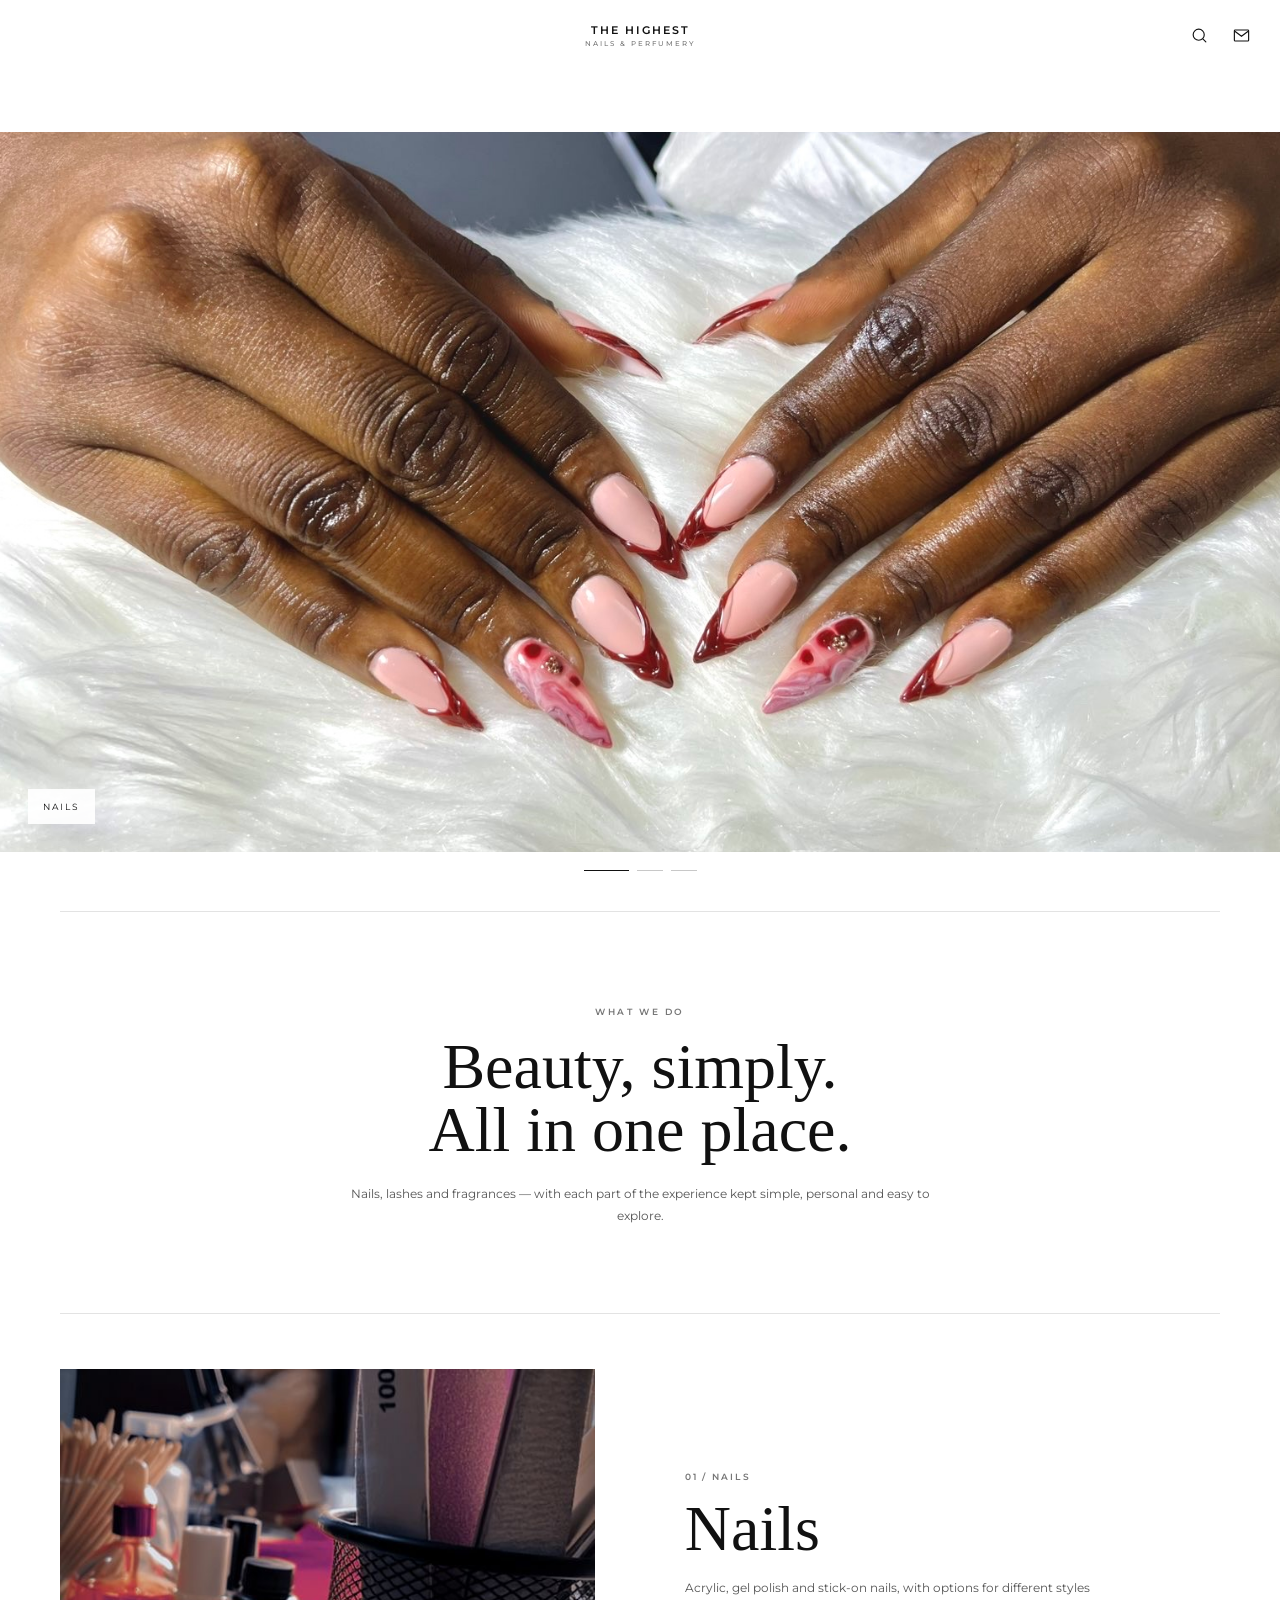
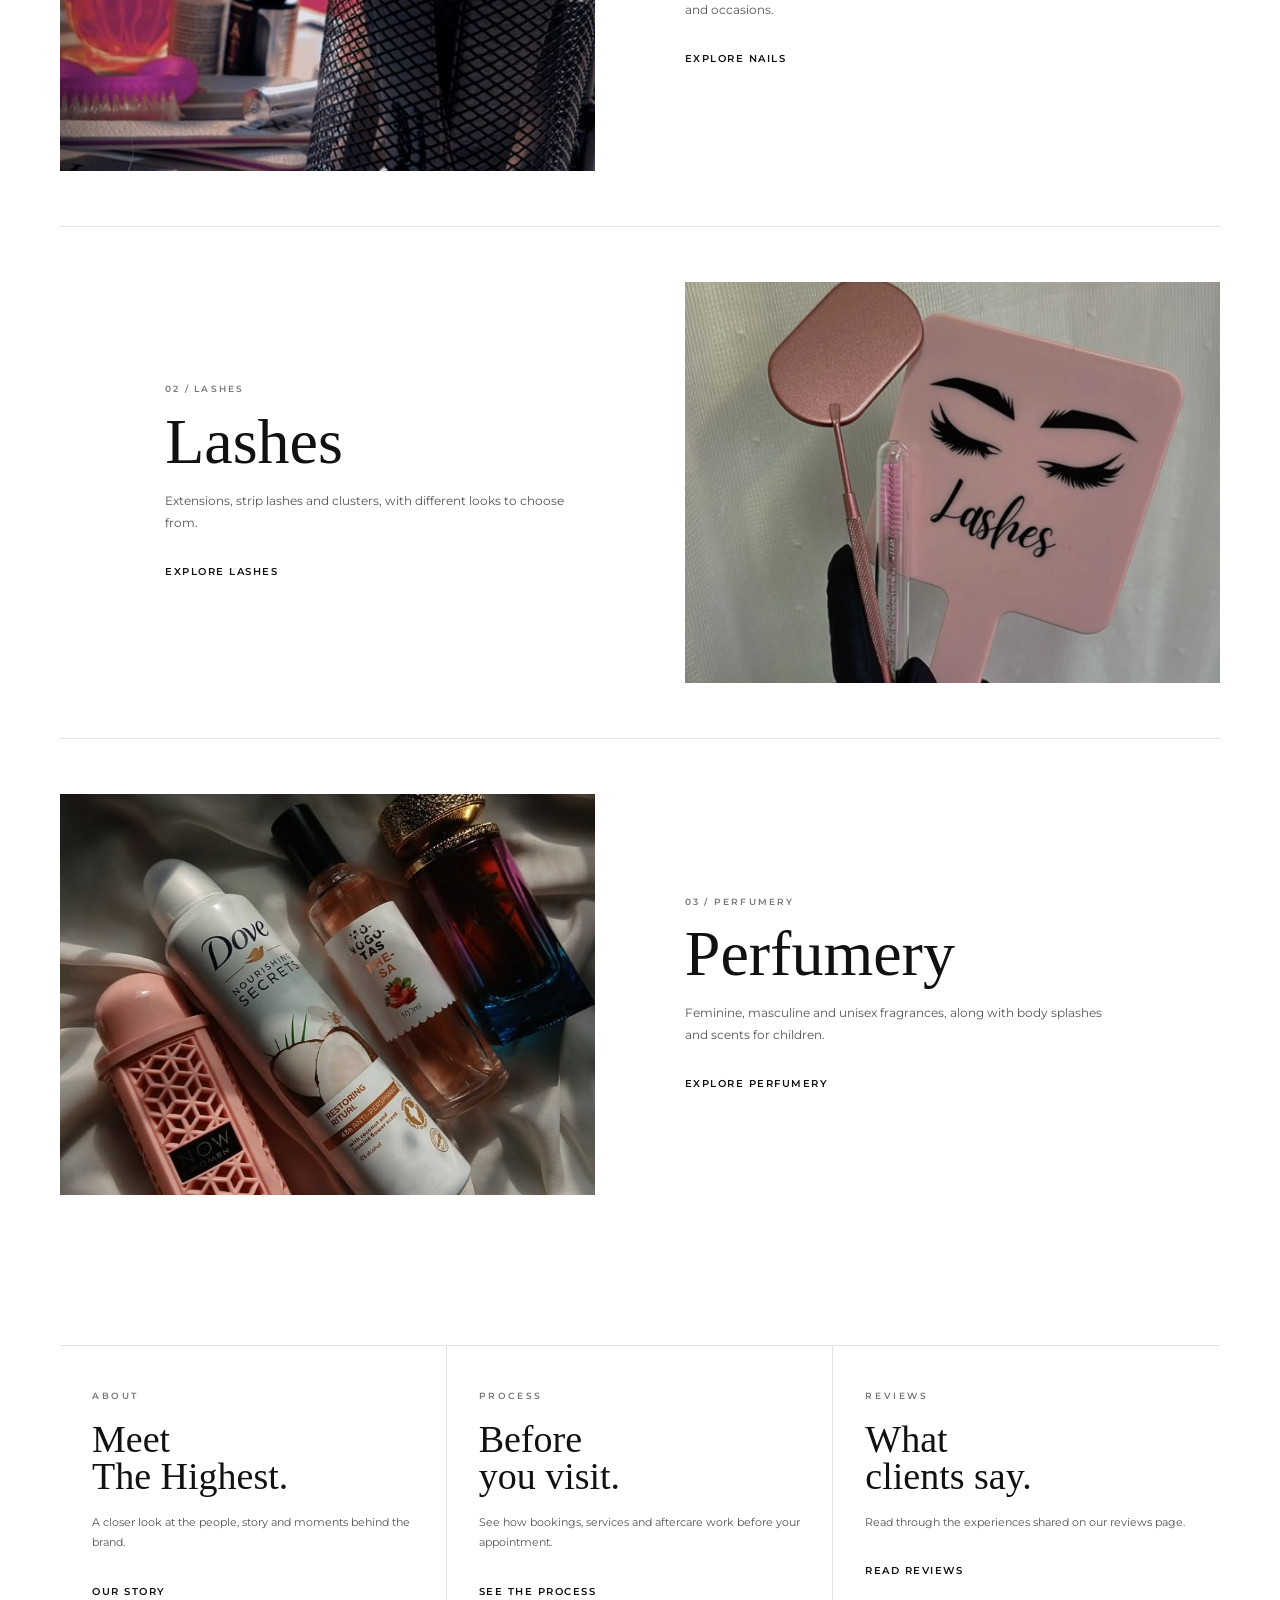
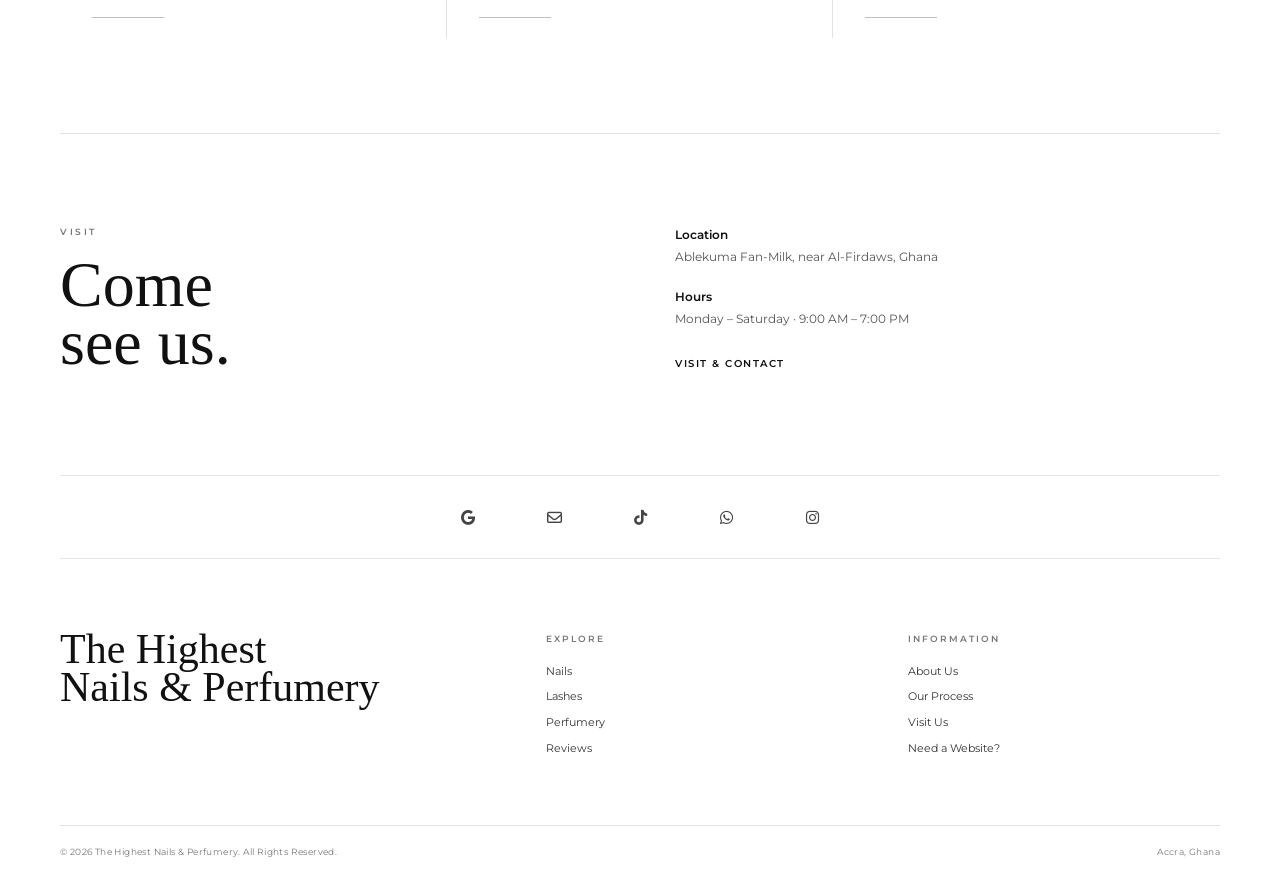
<file: index.html>
<!DOCTYPE html>
<html lang="en">
<head>
    <meta charset="UTF-8">
    <meta name="viewport" content="width=device-width, initial-scale=1.0">

    <title>The Highest Nails & Perfumery</title>

    <link rel="stylesheet" href="style.css">
    <link rel="stylesheet" href="https://cdnjs.cloudflare.com/ajax/libs/font-awesome/6.7.2/css/all.min.css">

    <link rel="preconnect" href="https://fonts.googleapis.com">
    <link rel="preconnect" href="https://fonts.gstatic.com" crossorigin>
    <link href="https://fonts.googleapis.com/css2?family=Bodoni+Moda:wght@400;500&family=Montserrat:wght@400;500;600&display=swap" rel="stylesheet">
</head>

<body class="home-page">

<header>

    <div class="header-left">

        <button id="menuButton" class="menu-btn" aria-label="Open menu" aria-expanded="false">
            <span class="menu-mark" aria-hidden="true">
                <span></span>
                <span></span>
            </span>
        </button>

        <nav class="desktop-nav" aria-label="Primary navigation">
            <a href="index.html">Home</a>
            <a href="nails.html">Nails</a>
            <a href="lashes.html">Lashes</a>
            <a href="perfumery.html">Perfumery</a>
        </nav>

    </div>

    <a href="index.html" class="brand" aria-label="The Highest Nails & Perfumery home">
    <span class="brand-name">
        <span>The Highest</span>
        <small>Nails &amp; Perfumery</small>
    </span>
</a>

    <div class="header-actions">

        <button id="searchButton" class="search-btn" type="button" aria-label="Search">
            <svg xmlns="http://www.w3.org/2000/svg" viewBox="0 0 24 24" fill="none" stroke="currentColor" stroke-width="1.7" stroke-linecap="round">
                <circle cx="11" cy="11" r="7"></circle>
                <path d="M20 20l-3.5-3.5"></path>
            </svg>
        </button>

        <a class="search-btn" href="mailto:thehighestbeautygh@gmail.com" aria-label="Email">
            <svg xmlns="http://www.w3.org/2000/svg" viewBox="0 0 24 24" fill="none" stroke="currentColor" stroke-width="1.7" stroke-linecap="round" stroke-linejoin="round">
                <rect x="3" y="5" width="18" height="14" rx="1"></rect>
                <path d="m4 7 8 6 8-6"></path>
            </svg>
        </a>

    </div>

</header>

<div id="overlay" class="overlay"></div>

<nav id="sideMenu" class="side-menu" aria-label="Main navigation">

    <button id="closeMenu" class="close-btn" aria-label="Close menu">
        <svg xmlns="http://www.w3.org/2000/svg" viewBox="0 0 24 24" width="22" height="22" fill="none" stroke="currentColor" stroke-width="1.6" stroke-linecap="round">
            <path d="M5 5l14 14"></path>
            <path d="M19 5L5 19"></path>
        </svg>
    </button>

    <a href="index.html">Home</a>
    <a href="nails.html">Nails</a>
    <a href="lashes.html">Lashes</a>
    <a href="perfumery.html">Perfumery</a>
    <a href="reviews.html">Reviews</a>
    <a href="process.html">Our Process</a>
    <a href="about.html">About Us</a>
    <a href="visit.html">Visit Us</a>
    <a href="website.html">Need a Website?</a>

</nav>

<div id="siteSearch" class="search-overlay" aria-hidden="true">

    <div class="search-panel">

        <button id="searchClose" class="search-close" aria-label="Close search">
            <svg xmlns="http://www.w3.org/2000/svg" viewBox="0 0 24 24" width="20" height="20" fill="none" stroke="currentColor" stroke-width="1.6" stroke-linecap="round">
                <path d="M5 5l14 14"></path>
                <path d="M19 5L5 19"></path>
            </svg>
        </button>

        <h2>Search</h2>

        <input id="siteSearchInput" type="search" placeholder="Search The Highest" autocomplete="off" aria-label="Search The Highest">

        <div id="searchResults" aria-live="polite"></div>

    </div>

</div>

<main>

<section class="home-opening" id="opening" aria-label="The Highest introduction">

    <div class="home-opening-media" aria-hidden="true">
        <img src="images/IMG_3796.jpg" alt="The Highest Nails & Perfumery">
    </div>

    <div class="home-opening-content">
        <p class="home-opening-kicker">The Highest Nails & Perfumery</p>
        <h1 class="home-opening-title">Beauty, simply.</h1>
        <p class="home-opening-subtitle">Nails · Lashes · Perfumery</p>
    </div>

</section>

<section id="hero" class="hero">

    <div class="hero-media-wrap">

        <div class="hero-slider" id="heroSlider">

            <div class="slide active">
                <img src="images/IMG_5239.JPG" alt="Nail design and nail products">
                <span class="slide-caption">Nails</span>
            </div>

            <div class="slide">
                <img src="images/IMG_2935.jpeg" alt="Lash products and lash tools">
                <span class="slide-caption">Lashes</span>
            </div>

            <div class="slide">
                <img src="images/IMG_2932.jpeg" alt="Perfume bottles and fragrance products">
                <span class="slide-caption">Perfumery</span>
            </div>

        </div>

        <div class="slider-dots" aria-label="Hero slides">
            <button class="dot active" type="button" aria-label="Show nails"></button>
            <button class="dot" type="button" aria-label="Show lashes"></button>
            <button class="dot" type="button" aria-label="Show perfumery"></button>
        </div>

    </div>

</section>


<div class="section-divider"></div>

<section class="home-intro">
    <p class="home-eyebrow">What We Do</p>
    <h2 class="editorial-heading">Beauty, simply.<br>All in one place.</h2>
    <p>Nails, lashes and fragrances — with each part of the experience kept simple, personal and easy to explore.</p>
</section>

<section id="services" class="home-services">

    <article class="category-feature">
        <div class="category-image">
            <img src="images/IMG_2946.JPG" alt="Nail products and nail tools">
        </div>
        <div class="category-info">
            <span class="category-number">01 / NAILS</span>
            <h3>Nails</h3>
            <p>Acrylic, gel polish and stick-on nails, with options for different styles and occasions.</p>
            <a class="editorial-link" href="nails.html">Explore Nails</a>
        </div>
    </article>

    <article class="category-feature">
        <div class="category-image">
            <img src="images/IMG_2936.JPG" alt="Lash products and lash tools">
        </div>
        <div class="category-info">
            <span class="category-number">02 / LASHES</span>
            <h3>Lashes</h3>
            <p>Extensions, strip lashes and clusters, with different looks to choose from.</p>
            <a class="editorial-link" href="lashes.html">Explore Lashes</a>
        </div>
    </article>

    <article class="category-feature">
        <div class="category-image">
            <img src="images/IMG_2934.JPG" alt="Perfume bottles and fragrance products">
        </div>
        <div class="category-info">
            <span class="category-number">03 / PERFUMERY</span>
            <h3>Perfumery</h3>
            <p>Feminine, masculine and unisex fragrances, along with body splashes and scents for children.</p>
            <a class="editorial-link" href="perfumery.html">Explore Perfumery</a>
        </div>
    </article>

</section>

<section class="home-feature-grid">

    <article class="feature-block">
        <p class="home-eyebrow">About</p>
        <h3>Meet<br>The Highest.</h3>
        <p>A closer look at the people, story and moments behind the brand.</p>
        <a class="editorial-link" href="about.html">Our Story</a>
    </article>

    <article class="feature-block">
        <p class="home-eyebrow">Process</p>
        <h3>Before<br>you visit.</h3>
        <p>See how bookings, services and aftercare work before your appointment.</p>
        <a class="editorial-link" href="process.html">See The Process</a>
    </article>

    <article class="feature-block">
        <p class="home-eyebrow">Reviews</p>
        <h3>What<br>clients say.</h3>
        <p>Read through the experiences shared on our reviews page.</p>
        <a class="editorial-link" href="reviews.html">Read Reviews</a>
    </article>

</section>

<section id="visit" class="home-visit">

    <div>
        <p class="home-eyebrow">Visit</p>
        <h2>Come<br>see us.</h2>
    </div>

    <div class="visit-details">
        <p><strong>Location</strong><br>Ablekuma Fan-Milk, near Al-Firdaws, Ghana</p>
        <p><strong>Hours</strong><br>Monday – Saturday · 9:00 AM – 7:00 PM</p>
        <a class="editorial-link" href="visit.html">Visit & Contact</a>
    </div>

</section>

<section class="home-socials" aria-label="Social links">

    <a href="https://www.google.com/search?q=The+Highest+Nails+%26+Perfumery" target="_blank" rel="noopener" aria-label="Google">
        <i class="fab fa-google"></i>
    </a>

    <a href="mailto:thehighestbeautygh@gmail.com" aria-label="Email">
        <i class="far fa-envelope"></i>
    </a>

    <a href="https://www.tiktok.com/@thehighestnails" target="_blank" rel="noopener" aria-label="TikTok">
        <i class="fab fa-tiktok"></i>
    </a>

    <a href="https://wa.me/233594039815" target="_blank" rel="noopener" aria-label="WhatsApp">
        <i class="fab fa-whatsapp"></i>
    </a>

    <a href="https://www.instagram.com/" target="_blank" rel="noopener" aria-label="Instagram">
        <i class="fab fa-instagram"></i>
    </a>

</section>

</main>

<footer class="home-footer">

    <div class="footer-main">

        <div>
            <h2 class="footer-brand">The Highest<br>Nails & Perfumery</h2>
        </div>

        <div>
            <h4>Explore</h4>
            <a href="nails.html">Nails</a>
            <a href="lashes.html">Lashes</a>
            <a href="perfumery.html">Perfumery</a>
            <a href="reviews.html">Reviews</a>
        </div>

        <div>
            <h4>Information</h4>
            <a href="about.html">About Us</a>
            <a href="process.html">Our Process</a>
            <a href="visit.html">Visit Us</a>
            <a href="website.html">Need a Website?</a>
        </div>

    </div>

    <div class="footer-bottom">
        <p>© 2026 The Highest Nails & Perfumery. All Rights Reserved.</p>
        <p>Accra, Ghana</p>
    </div>

</footer>

<script src="script.js"></script>

</body>
</html>
</file>
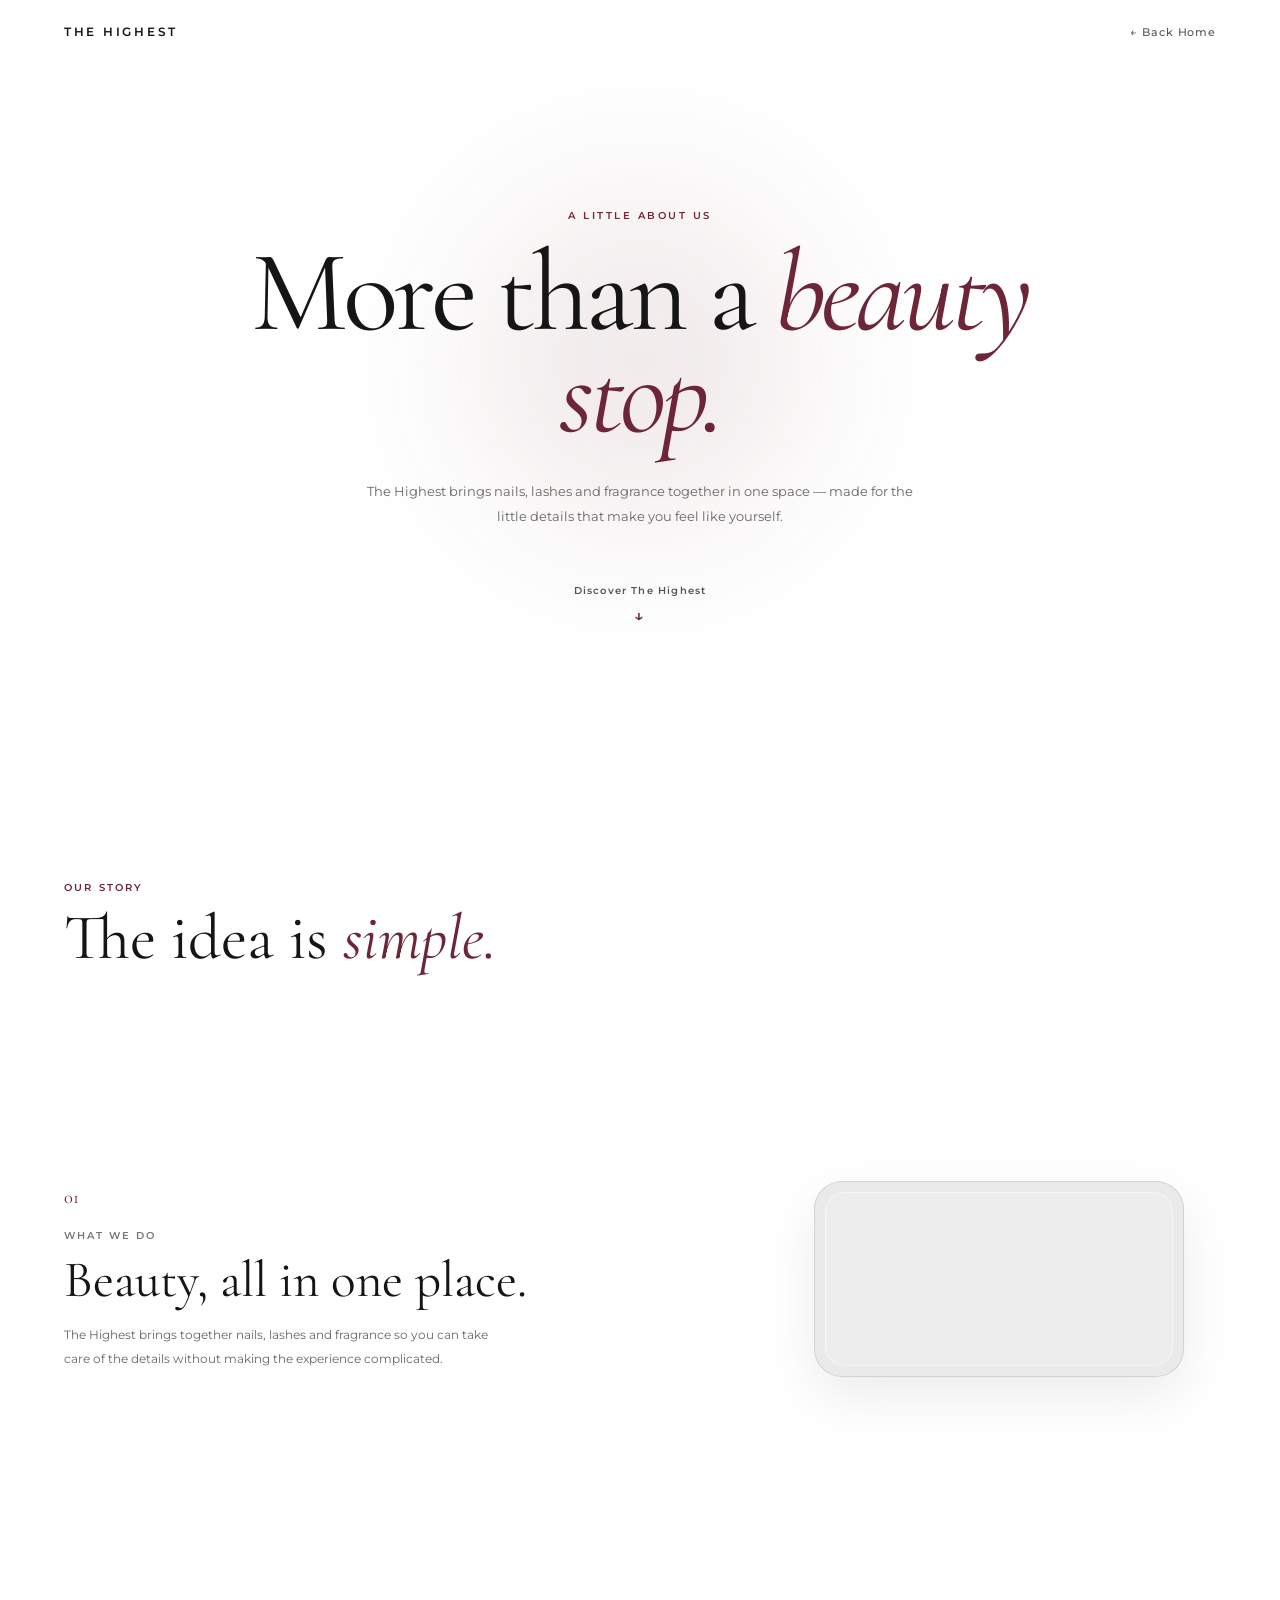
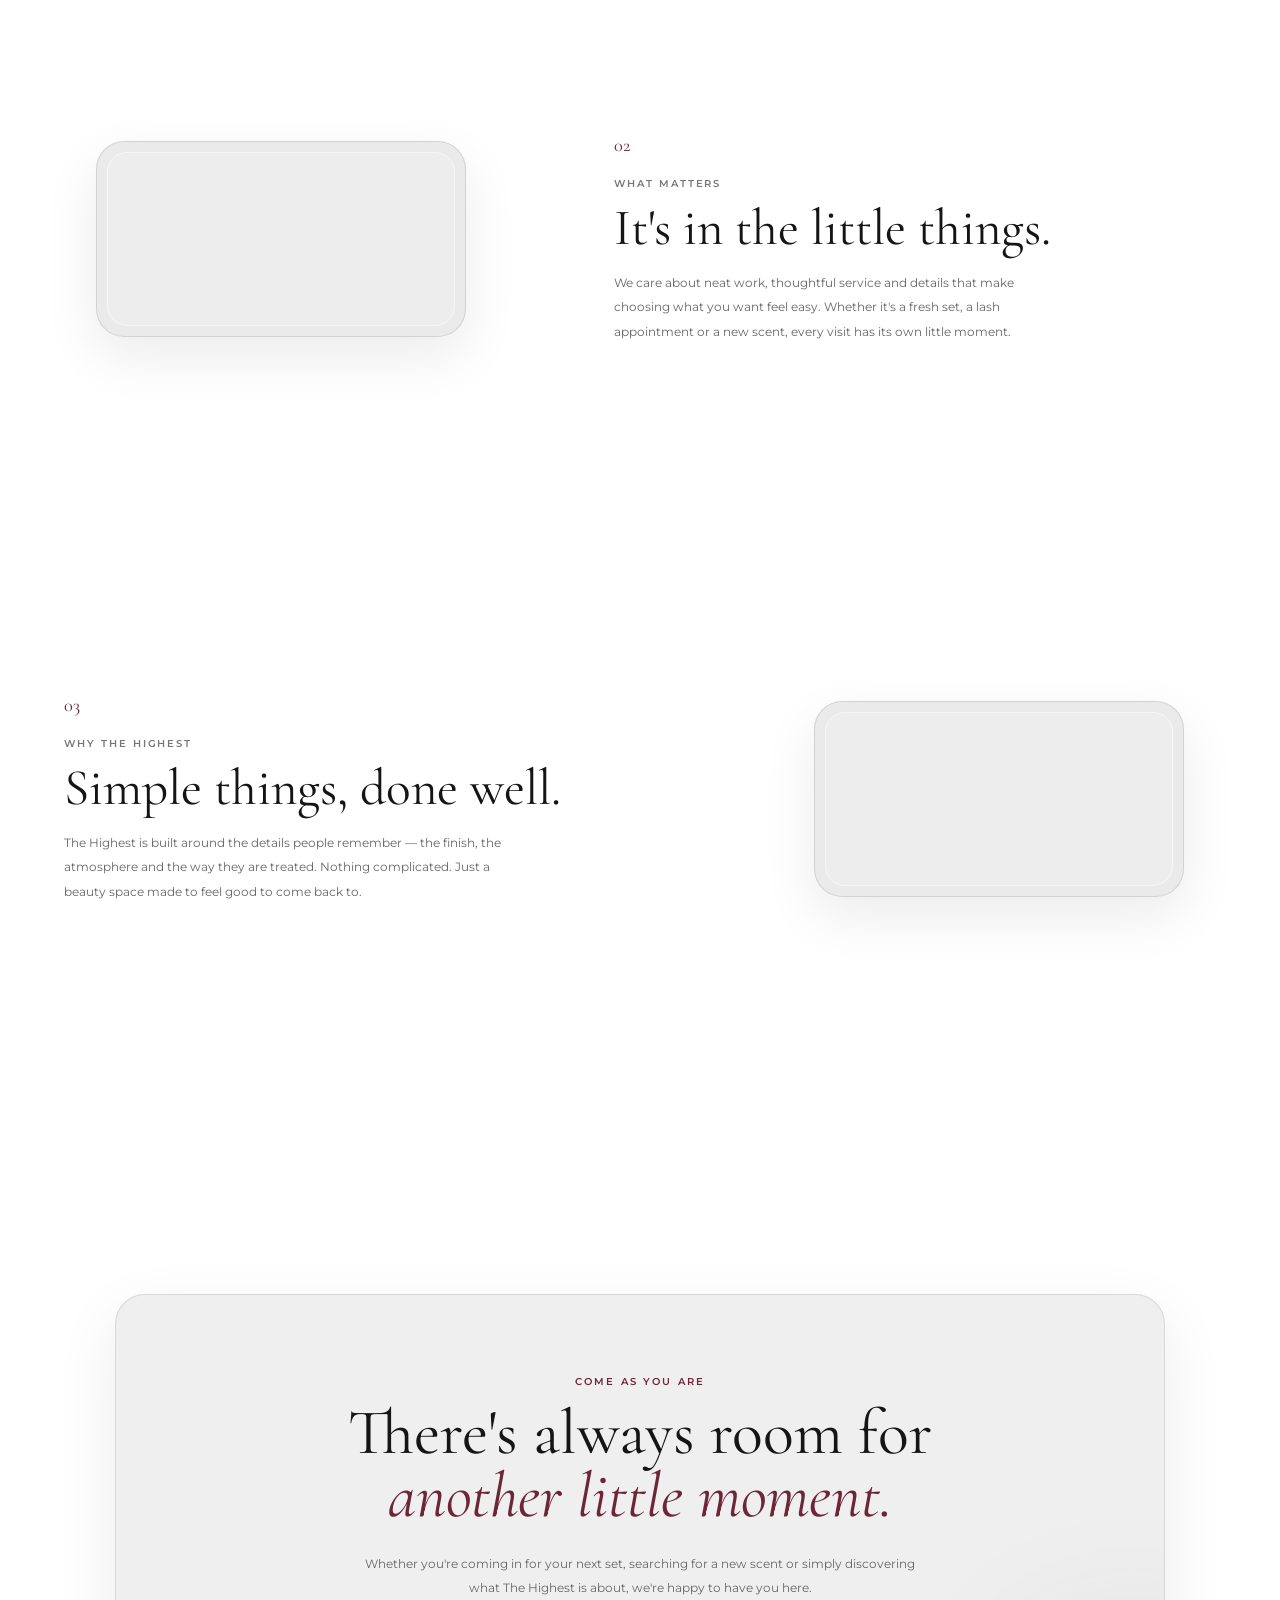
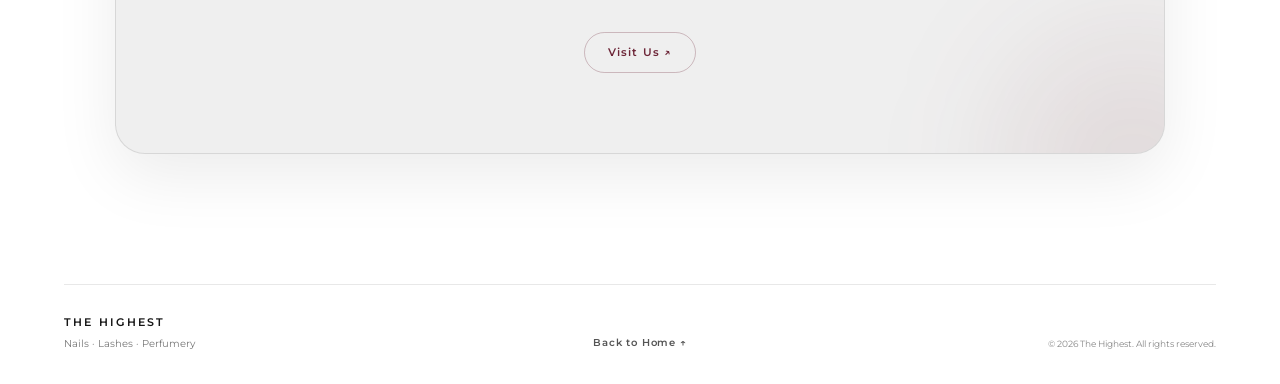
<file: about.html>
<!DOCTYPE html>
<html lang="en">
<head>
    <meta charset="UTF-8">
    <meta name="viewport" content="width=device-width, initial-scale=1.0">

    <title>About Us | The Highest</title>

    <link rel="stylesheet" href="about.css">

    <link rel="preconnect" href="https://fonts.googleapis.com">
    <link rel="preconnect" href="https://fonts.gstatic.com" crossorigin>

    <link href="https://fonts.googleapis.com/css2?family=Cormorant+Garamond:ital,wght@0,400;0,500;0,600;1,400;1,500&family=Montserrat:wght@400;500;600&display=swap" rel="stylesheet">
</head>

<body>

    <!-- HEADER -->
    <header class="about-header">

        <a href="index.html" class="about-logo">
            THE HIGHEST
        </a>

        <a href="index.html" class="back-home">
            ← Back Home
        </a>

    </header>


    <!-- HERO -->
    <main>

        <section class="about-hero">

            <p class="about-eyebrow">
                A LITTLE ABOUT US
            </p>

            <h1>
                More than a <em>beauty stop.</em>
            </h1>

            <p class="about-intro">
                The Highest brings nails, lashes and fragrance together
                in one space — made for the little details that make
                you feel like yourself.
            </p>

            <a href="#story" class="about-scroll">
                Discover The Highest
                <span>↓</span>
            </a>

        </section>


        <!-- STORY -->
        <section class="about-story" id="story">

            <div class="story-heading">

                <p class="small-label">
                    OUR STORY
                </p>

                <h2>
                    The idea is <em>simple.</em>
                </h2>

            </div>


            <!-- STORY 01 -->
            <article class="story-block story-one">

                <div class="story-copy">

                    <span class="story-number">
                        01
                    </span>

                    <p class="story-label">
                        WHAT WE DO
                    </p>

                    <h3>
                        Beauty, all in one place.
                    </h3>

                    <p>
                        The Highest brings together nails, lashes and
                        fragrance so you can take care of the details
                        without making the experience complicated.
                    </p>

                </div>


                <div class="story-video">

                    <video
                        autoplay
                        muted
                        loop
                        playsinline
                        preload="metadata"
                    >
                        <source
                            src="9863f7fc-d9e6-4176-b6a1-551e7dc36ef2.mov"
                            type="video/quicktime"
                        >
                    </video>

                </div>

            </article>
                      <!-- STORY 02 -->
            <article class="story-block story-two">

                <div class="story-video">

                    <video
                        autoplay
                        muted
                        loop
                        playsinline
                        preload="metadata"
                    >
                        <source
                            src="ScreenRecording_09-27-2026 23-31-59_1.mov"
                            type="video/quicktime"
                        >
                    </video>

                </div>


                <div class="story-copy">

                    <span class="story-number">
                        02
                    </span>

                    <p class="story-label">
                        WHAT MATTERS
                    </p>

                    <h3>
                        It's in the little things.
                    </h3>

                    <p>
                        We care about neat work, thoughtful service and
                        details that make choosing what you want feel
                        easy. Whether it's a fresh set, a lash appointment
                        or a new scent, every visit has its own little moment.
                    </p>

                </div>

            </article>


            <!-- STORY 03 -->
            <article class="story-block story-three">

                <div class="story-copy">

                    <span class="story-number">
                        03
                    </span>

                    <p class="story-label">
                        WHY THE HIGHEST
                    </p>

                    <h3>
                        Simple things, done well.
                    </h3>

                    <p>
                        The Highest is built around the details people
                        remember — the finish, the atmosphere and the
                        way they are treated. Nothing complicated.
                        Just a beauty space made to feel good to come back to.
                    </p>

                </div>


                <div class="story-video">

                    <video
                        autoplay
                        muted
                        loop
                        playsinline
                        preload="metadata"
                    >
                        <source
                            src="badf775c-4d8f-415a-97e5-f43257694a9d.mov"
                            type="video/quicktime"
                        >
                    </video>

                </div>

            </article>


        </section>
              <!-- CLOSING CTA -->
        <section class="about-closing">

            <div class="closing-glass">

                <p class="small-label">
                    COME AS YOU ARE
                </p>

                <h2>
                    There's always room for
                    <em>another little moment.</em>
                </h2>

                <p>
                    Whether you're coming in for your next set,
                    searching for a new scent or simply discovering
                    what The Highest is about, we're happy to have you here.
                </p>

                <a href="index.html#visit" class="about-button">
                    Visit Us ↗
                </a>

            </div>

        </section>


    </main>


    <!-- FOOTER -->
    <footer class="about-footer">

        <div class="footer-brand">
            <span>THE HIGHEST</span>

            <p>
                Nails · Lashes · Perfumery
            </p>
        </div>

        <a href="index.html" class="footer-home">
            Back to Home ↑
        </a>

        <p class="footer-copy">
            © 2026 The Highest. All rights reserved.
        </p>

    </footer>


</body>
</html>
</file>
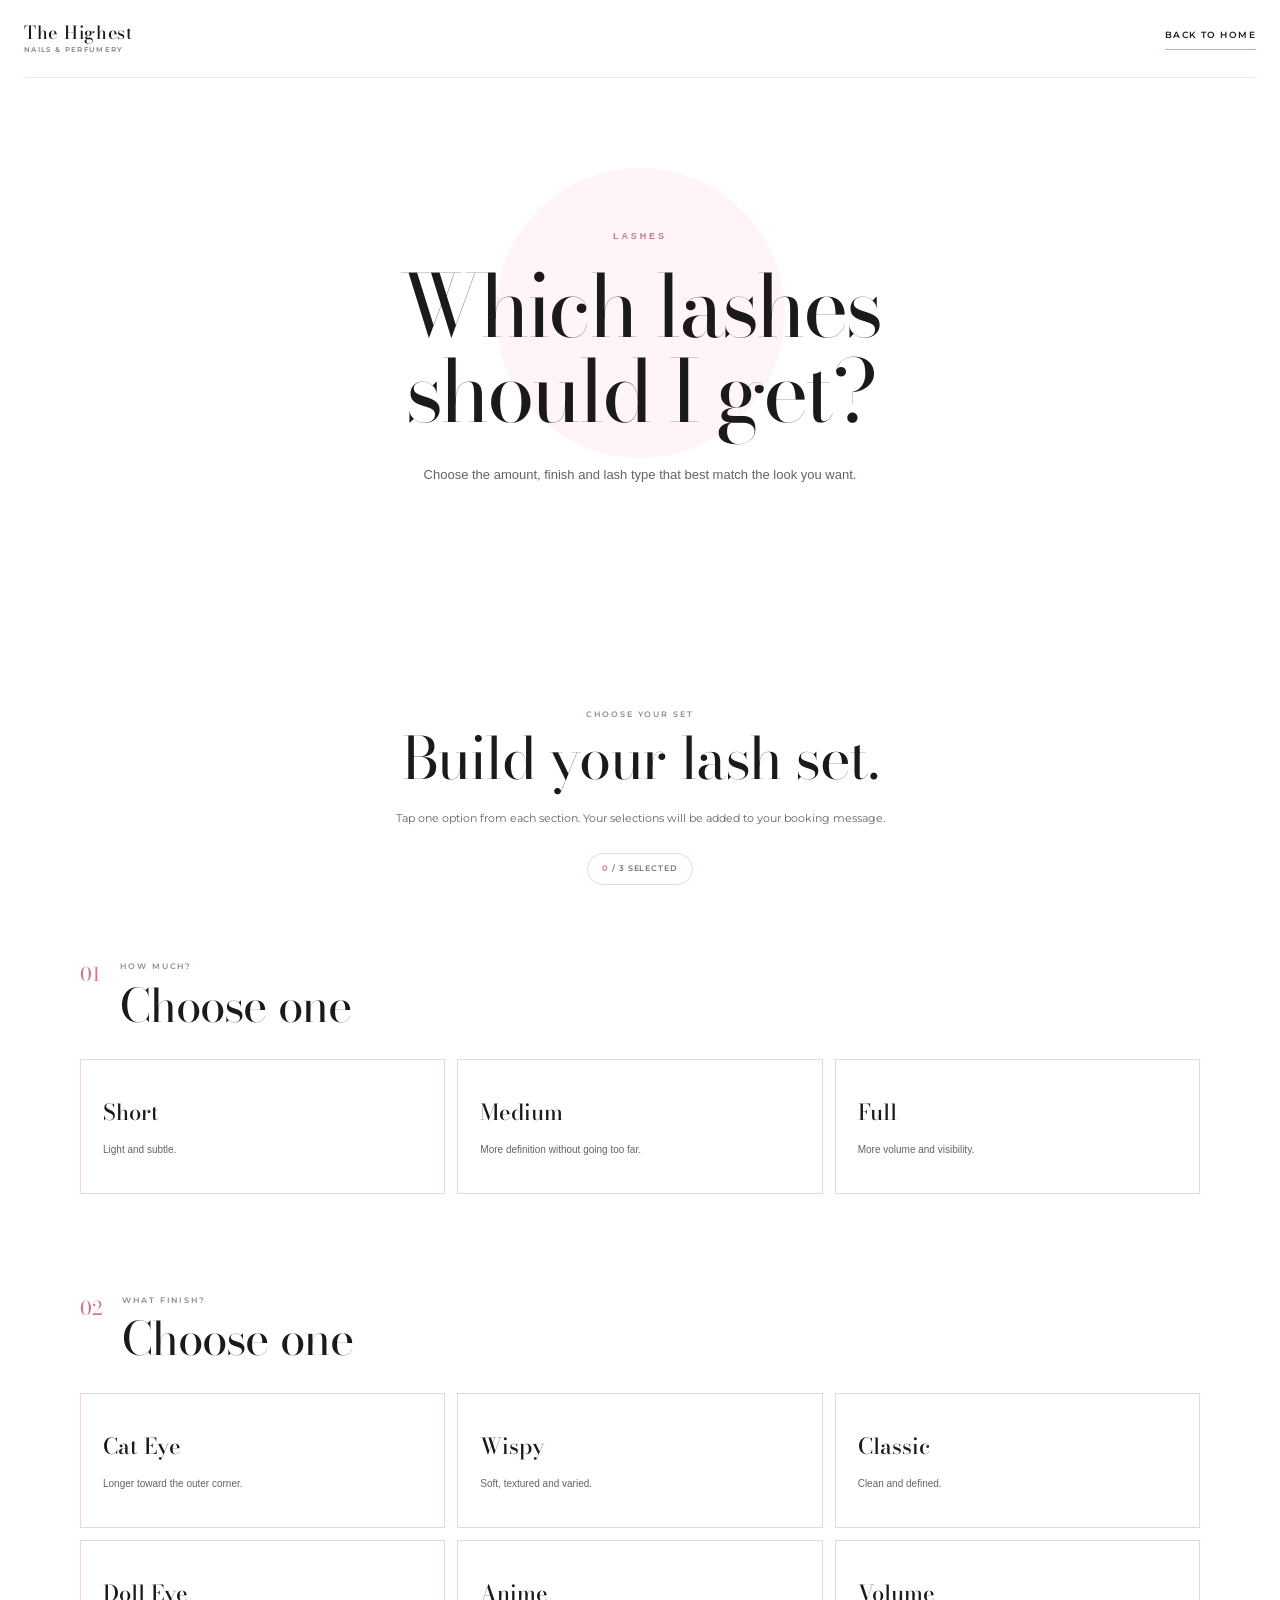
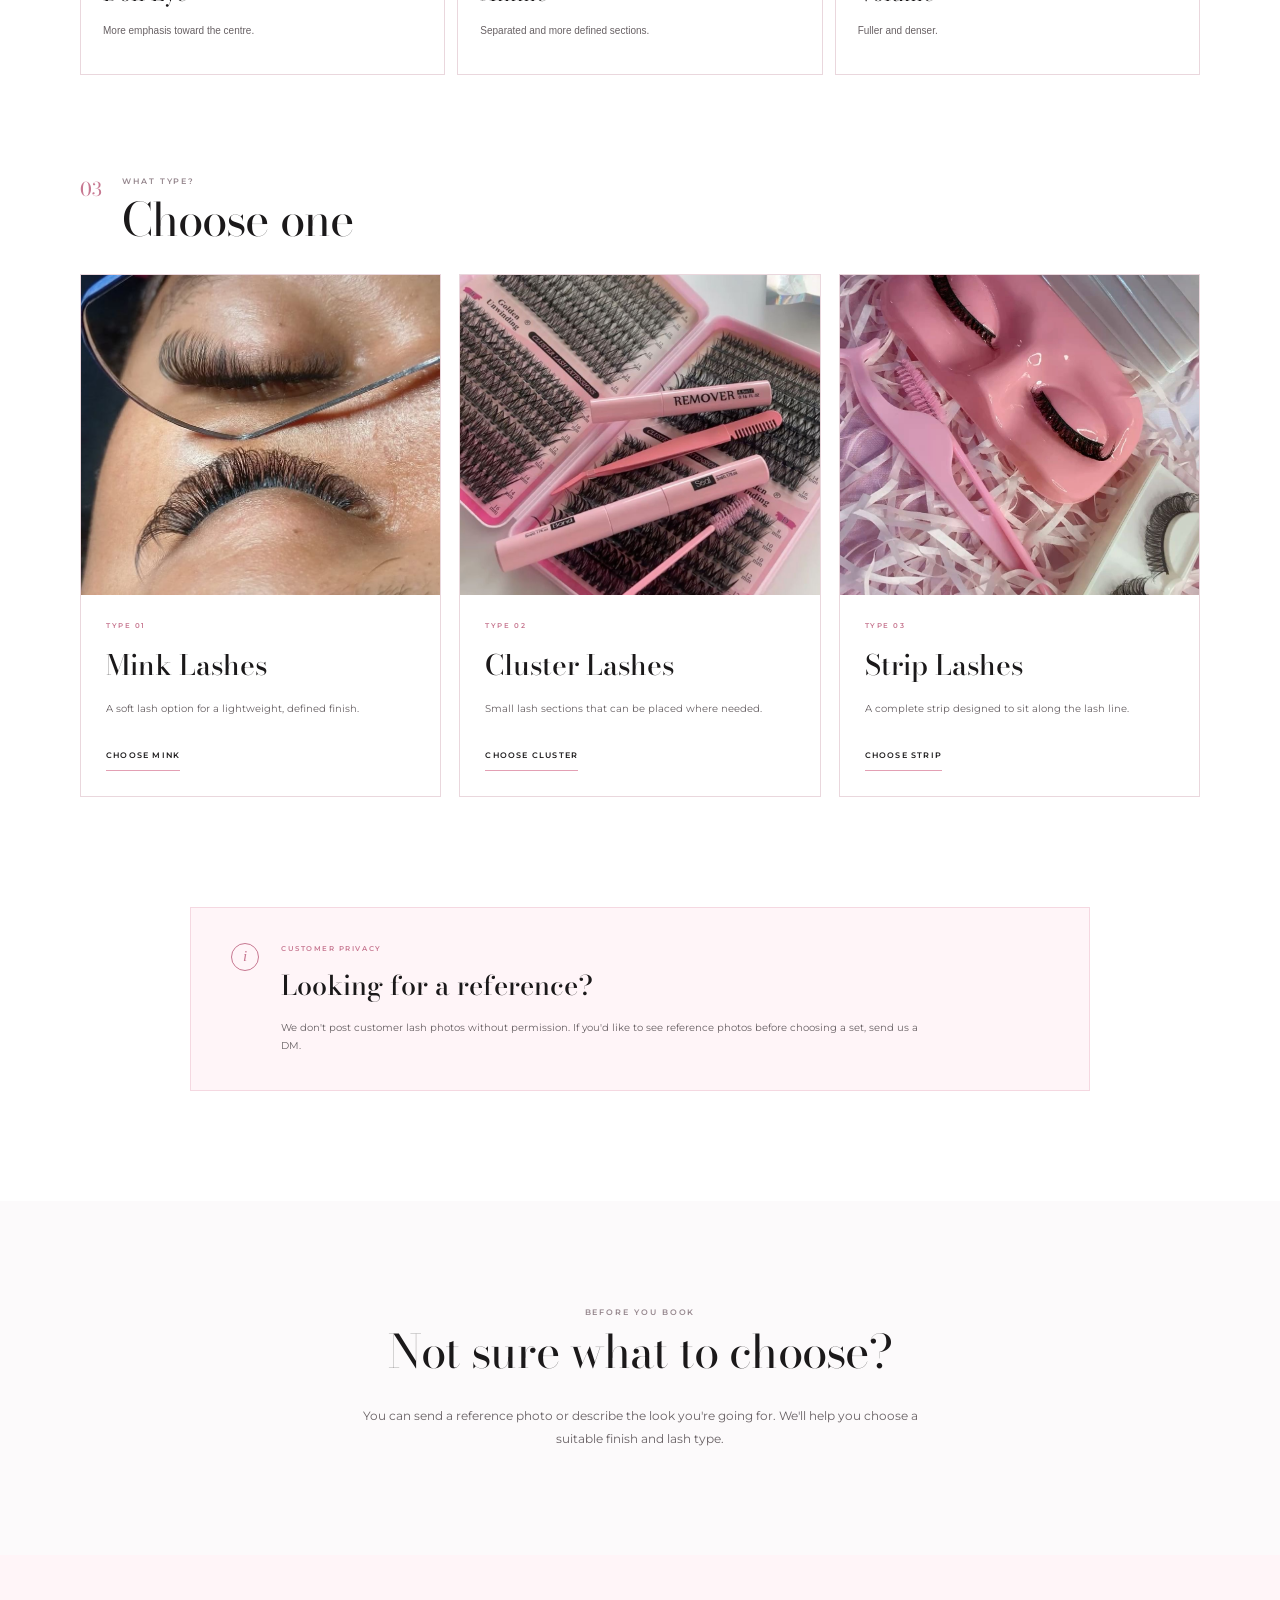
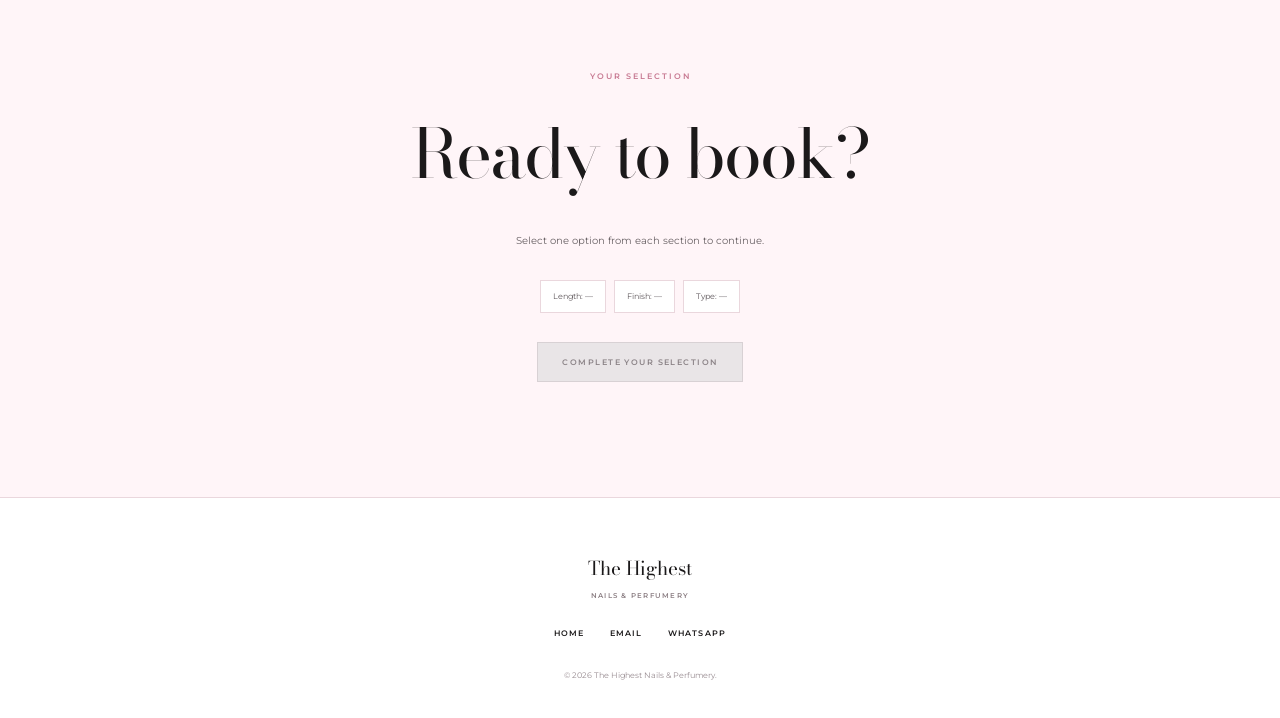
<file: lashes.html>
<!DOCTYPE html>
<html lang="en">
<head>
    <meta charset="UTF-8">
    <meta name="viewport" content="width=device-width, initial-scale=1.0">

    <title>Lashes | The Highest Nails & Perfumery</title>

    <link rel="stylesheet" href="style.css">
    <link rel="stylesheet" href="lashes.css">

    <link rel="preconnect" href="https://fonts.googleapis.com">
    <link rel="preconnect" href="https://fonts.gstatic.com" crossorigin>

    <link
        href="https://fonts.googleapis.com/css2?family=Bodoni+Moda:opsz,wght@6..96,400;6..96,500;6..96,600&family=Montserrat:wght@400;500;600&display=swap"
        rel="stylesheet">
</head>

<body class="lashes-page">

<header class="lashes-header">

    <a
        href="index.html"
        class="lashes-brand"
        aria-label="The Highest Nails & Perfumery home">

        <span>The Highest</span>
        <small>Nails &amp; Perfumery</small>

    </a>

    <a href="index.html" class="back-home">
        Back to Home
    </a>

</header>


<main>

    <!-- =================================================
         HERO
         ================================================= -->

    <section class="lashes-hero">

        <div class="hero-copy">

            <p class="eyebrow">LASHES</p>

            <h1>
                Which lashes<br>
                should I get?
            </h1>

            <p class="hero-intro">
                Choose the amount, finish and lash type that best match
                the look you want.
            </p>

        </div>

    </section>


    <!-- =================================================
         LASH SELECTION
         ================================================= -->

    <section class="lash-chooser" id="lashChooser">


        <!-- CHOOSER INTRO -->

        <div class="chooser-intro">

            <p class="section-kicker">
                CHOOSE YOUR SET
            </p>

            <h2>
                Build your lash set.
            </h2>

            <p>
                Tap one option from each section.
                Your selections will be added to your booking message.
            </p>

            <div
                class="selection-progress"
                id="selectionProgress"
                aria-live="polite">

                <span>0</span> / 3 selected

            </div>

        </div>


        <!-- =================================================
             LENGTH
             ================================================= -->

        <div class="section-heading">

            <span class="section-number">01</span>

            <div>

                <p class="section-kicker">
                    HOW MUCH?
                </p>

                <h2>
                    Choose one
                </h2>

            </div>

        </div>


        <div class="choice-grid length-grid">

            <button
                class="choice-card"
                type="button"
                data-group="length"
                data-value="Short">

                <span class="choice-title">
                    Short
                </span>

                <span class="choice-description">
                    Light and subtle.
                </span>

            </button>


            <button
                class="choice-card"
                type="button"
                data-group="length"
                data-value="Medium">

                <span class="choice-title">
                    Medium
                </span>

                <span class="choice-description">
                    More definition without going too far.
                </span>

            </button>


            <button
                class="choice-card"
                type="button"
                data-group="length"
                data-value="Full">

                <span class="choice-title">
                    Full
                </span>

                <span class="choice-description">
                    More volume and visibility.
                </span>

            </button>

        </div>


        <!-- =================================================
             FINISH
             ================================================= -->

        <div class="section-heading finish-heading">

            <span class="section-number">02</span>

            <div>

                <p class="section-kicker">
                    WHAT FINISH?
                </p>

                <h2>
                    Choose one
                </h2>

            </div>

        </div>


        <div class="choice-grid finish-grid">

            <button
                class="choice-card"
                type="button"
                data-group="finish"
                data-value="Cat Eye">

                <span class="choice-title">
                    Cat Eye
                </span>

                <span class="choice-description">
                    Longer toward the outer corner.
                </span>

            </button>


            <button
                class="choice-card"
                type="button"
                data-group="finish"
                data-value="Wispy">

                <span class="choice-title">
                    Wispy
                </span>

                <span class="choice-description">
                    Soft, textured and varied.
                </span>

            </button>


            <button
                class="choice-card"
                type="button"
                data-group="finish"
                data-value="Classic">

                <span class="choice-title">
                    Classic
                </span>

                <span class="choice-description">
                    Clean and defined.
                </span>

            </button>


            <button
                class="choice-card"
                type="button"
                data-group="finish"
                data-value="Doll Eye">

                <span class="choice-title">
                    Doll Eye
                </span>

                <span class="choice-description">
                    More emphasis toward the centre.
                </span>

            </button>


            <button
                class="choice-card"
                type="button"
                data-group="finish"
                data-value="Anime">

                <span class="choice-title">
                    Anime
                </span>

                <span class="choice-description">
                    Separated and more defined sections.
                </span>

            </button>


            <button
                class="choice-card"
                type="button"
                data-group="finish"
                data-value="Volume">

                <span class="choice-title">
                    Volume
                </span>

                <span class="choice-description">
                    Fuller and denser.
                </span>

            </button>

        </div>


        <!-- =================================================
             LASH TYPE
             ================================================= -->

        <div class="section-heading type-heading">

            <span class="section-number">03</span>

            <div>

                <p class="section-kicker">
                    WHAT TYPE?
                </p>

                <h2>
                    Choose one
                </h2>

            </div>

        </div>


        <div class="type-grid">


            <!-- MINK -->

            <article class="type-card">

                <div class="type-image">

                    <img
                        src="images/IMG_2971.JPG"
                        alt="Mink lashes">

                </div>

                <div class="type-content">

                    <p class="type-label">
                        TYPE 01
                    </p>

                    <h3>
                        Mink Lashes
                    </h3>

                    <p>
                        A soft lash option for a lightweight,
                        defined finish.
                    </p>

                    <button
                        class="type-select"
                        type="button"
                        data-group="type"
                        data-value="Mink Lashes">

                        Choose Mink

                    </button>

                </div>

            </article>


            <!-- CLUSTER -->

            <article class="type-card">

                <div class="type-image">

                    <img
                        src="images/IMG_2972.JPG"
                        alt="Cluster lashes">

                </div>

                <div class="type-content">

                    <p class="type-label">
                        TYPE 02
                    </p>

                    <h3>
                        Cluster Lashes
                    </h3>

                    <p>
                        Small lash sections that can be placed
                        where needed.
                    </p>

                    <button
                        class="type-select"
                        type="button"
                        data-group="type"
                        data-value="Cluster Lashes">

                        Choose Cluster

                    </button>

                </div>

            </article>


            <!-- STRIP -->

            <article class="type-card">

                <div class="type-image">

                    <img
                        src="images/IMG_2973.JPG"
                        alt="Strip lashes">

                </div>

                <div class="type-content">

                    <p class="type-label">
                        TYPE 03
                    </p>

                    <h3>
                        Strip Lashes
                    </h3>

                    <p>
                        A complete strip designed to sit
                        along the lash line.
                    </p>

                    <button
                        class="type-select"
                        type="button"
                        data-group="type"
                        data-value="Strip Lashes">

                        Choose Strip

                    </button>

                </div>

            </article>

        </div>

    </section>


    <!-- =================================================
         PRIVACY / REFERENCE NOTE
         ================================================= -->

    <section class="reference-note">

        <div
            class="info-mark"
            aria-hidden="true">
            i
        </div>

        <div>

            <p class="note-kicker">
                CUSTOMER PRIVACY
            </p>

            <h2>
                Looking for a reference?
            </h2>

            <p>
                We don't post customer lash photos without permission.
                If you'd like to see reference photos before choosing
                a set, send us a DM.
            </p>

        </div>

    </section>


    <!-- =================================================
         BEFORE BOOKING
         ================================================= -->

    <section class="before-booking">

        <div class="section-heading centered-heading">

            <span class="section-number">
                04
            </span>

            <div>

                <p class="section-kicker">
                    BEFORE YOU BOOK
                </p>

                <h2>
                    Not sure what to choose?
                </h2>

            </div>

        </div>


        <div class="booking-help">

            <p>
                You can send a reference photo or describe
                the look you're going for. We'll help you choose
                a suitable finish and lash type.
            </p>

        </div>

    </section>


    <!-- =================================================
         FINAL BOOKING
         ================================================= -->

    <section class="lash-booking">

        <p class="booking-kicker">
            YOUR SELECTION
        </p>

        <h2>
            Ready to book?
        </h2>

        <p
            class="selection-status"
            id="selectionStatus"
            aria-live="polite">

            Select one option from each section to continue.

        </p>


        <div
            class="selection-summary"
            id="selectionSummary">

            <span>
                Length: —
            </span>

            <span>
                Finish: —
            </span>

            <span>
                Type: —
            </span>

        </div>


        <button
            type="button"
            class="final-book-btn"
            id="lashBookingButton"
            disabled>

            Complete your selection

        </button>

    </section>

</main>


<!-- =================================================
     FOOTER
     ================================================= -->

<footer class="lashes-footer">

    <div class="footer-brand">

        <span>
            The Highest
        </span>

        <small>
            Nails &amp; Perfumery
        </small>

    </div>


    <div class="footer-links">

        <a href="index.html">
            Home
        </a>

        <a href="mailto:thehighestbeautygh@gmail.com">
            Email
        </a>

        <a
            href="https://wa.me/233594039815"
            target="_blank"
            rel="noopener">

            WhatsApp

        </a>

    </div>


    <p>
        © 2026 The Highest Nails &amp; Perfumery.
    </p>

</footer>


<!-- =================================================
     LASH BOOKING LOGIC
     ================================================= -->

<script>
(function () {

    const selections = {
        length: "",
        finish: "",
        type: ""
    };

    const buttons = document.querySelectorAll("[data-group]");
    const status = document.getElementById("selectionStatus");
    const progress = document.getElementById("selectionProgress");
    const bookingButton = document.getElementById("lashBookingButton");
    const summary = document.getElementById("selectionSummary");


    function updateSelection(button) {

        const group = button.dataset.group;
        const value = button.dataset.value;

        selections[group] = value;


        document
            .querySelectorAll('[data-group="' + group + '"]')
            .forEach(function (item) {

                item.classList.remove("selected");

            });


        button.classList.add("selected");


        const selectedCount =
            Number(Boolean(selections.length)) +
            Number(Boolean(selections.finish)) +
            Number(Boolean(selections.type));


        progress.innerHTML =
            "<span>" +
            selectedCount +
            "</span> / 3 selected";


        summary.innerHTML =
            "<span>Length: " +
            (selections.length || "—") +
            "</span>" +

            "<span>Finish: " +
            (selections.finish || "—") +
            "</span>" +

            "<span>Type: " +
            (selections.type || "—") +
            "</span>";


        if (selectedCount < 3) {

            const remaining = 3 - selectedCount;

            status.textContent =
                remaining === 1
                    ? "Choose one more option to continue."
                    : "Choose one option from each section to continue.";


            bookingButton.disabled = true;

            bookingButton.textContent =
                "Complete your selection";

        } else {

            status.textContent =
                "Your selections are ready. Continue to WhatsApp to book.";

            bookingButton.disabled = false;

            bookingButton.textContent =
                "Book on WhatsApp";
        }

    }


    buttons.forEach(function (button) {

        button.addEventListener("click", function () {

            updateSelection(button);

        });

    });


    bookingButton.addEventListener("click", function () {

        if (
            !selections.length ||
            !selections.finish ||
            !selections.type
        ) {

            status.textContent =
                "Please choose one option from each section first.";

            return;
        }


        const message =
            "Hi, I'd like to book lashes.%0A%0A" +

            "Length: " +
            selections.length +
            "%0A" +

            "Finish: " +
            selections.finish +
            "%0A" +

            "Type: " +
            selections.type;


        window.open(
            "https://wa.me/233594039815?text=" + message,
            "_blank",
            "noopener"
        );

    });

})();
</script>


</body>
</html>
</file>
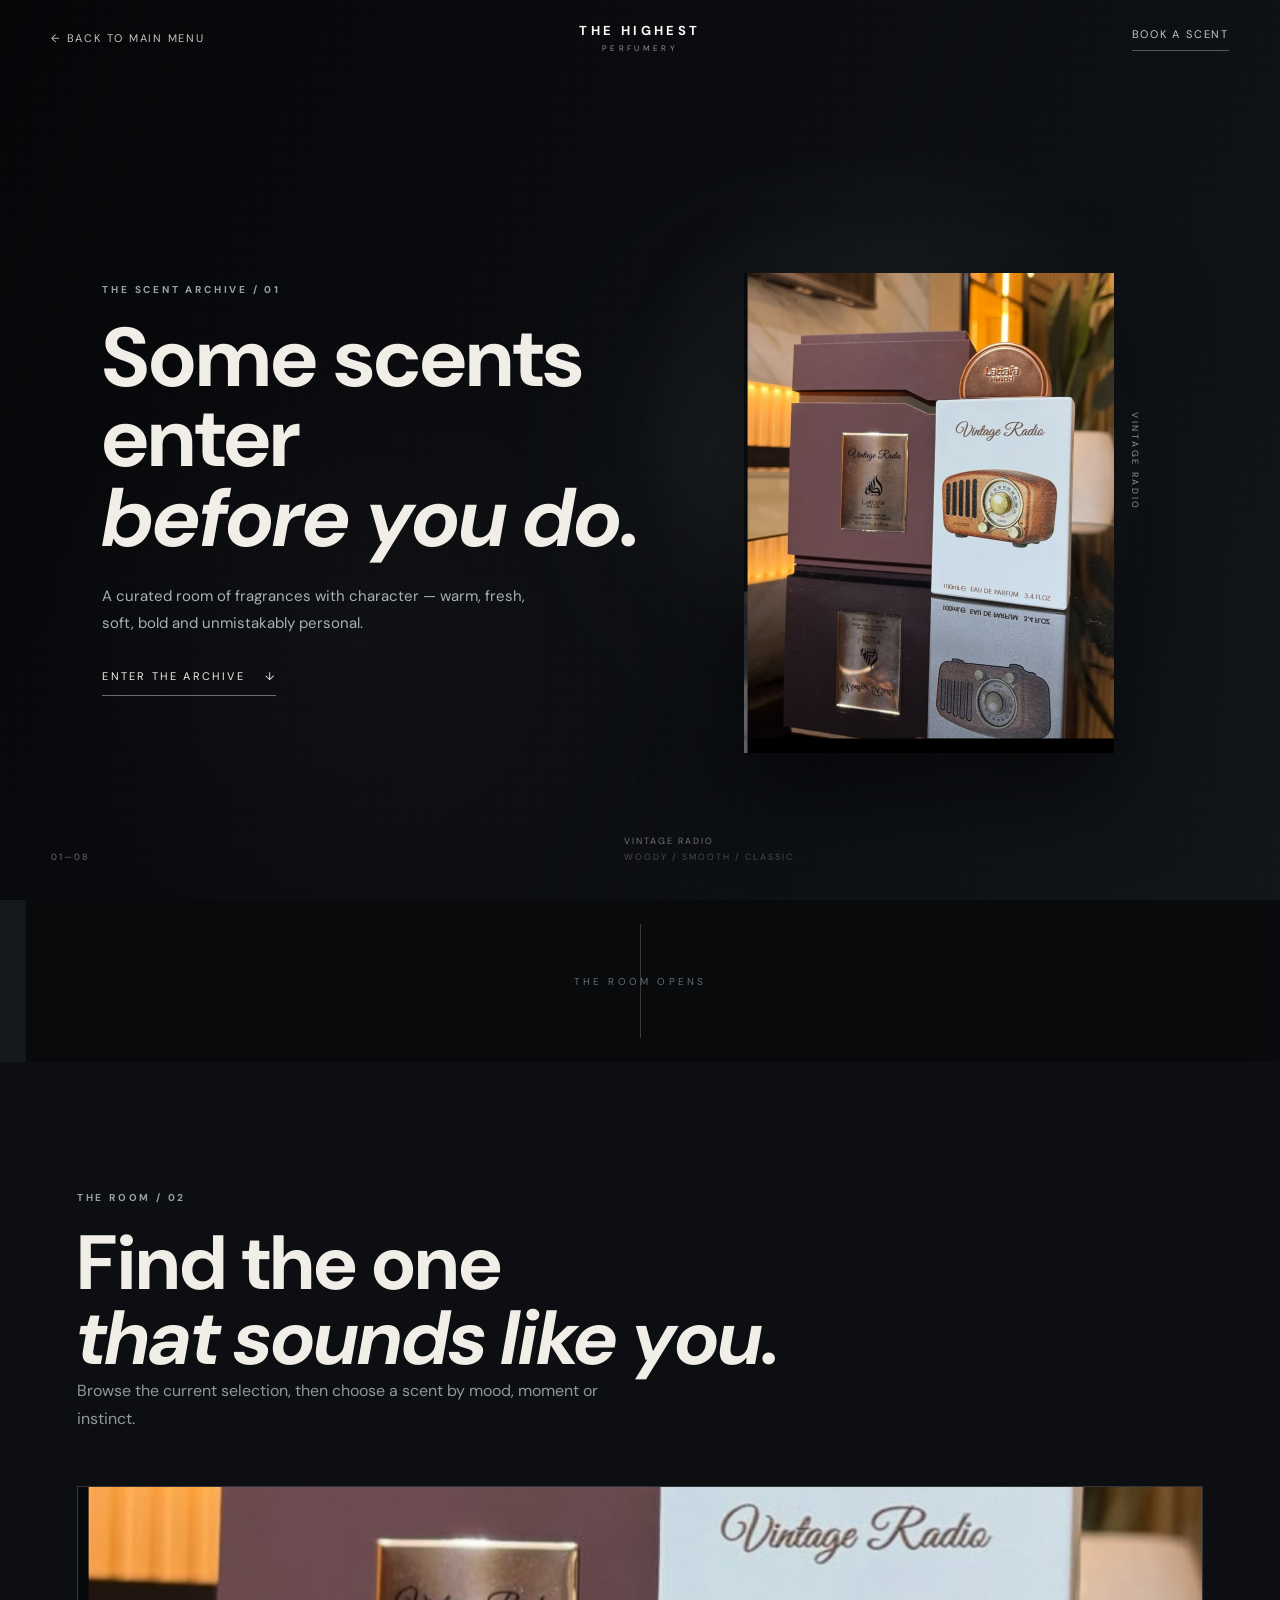
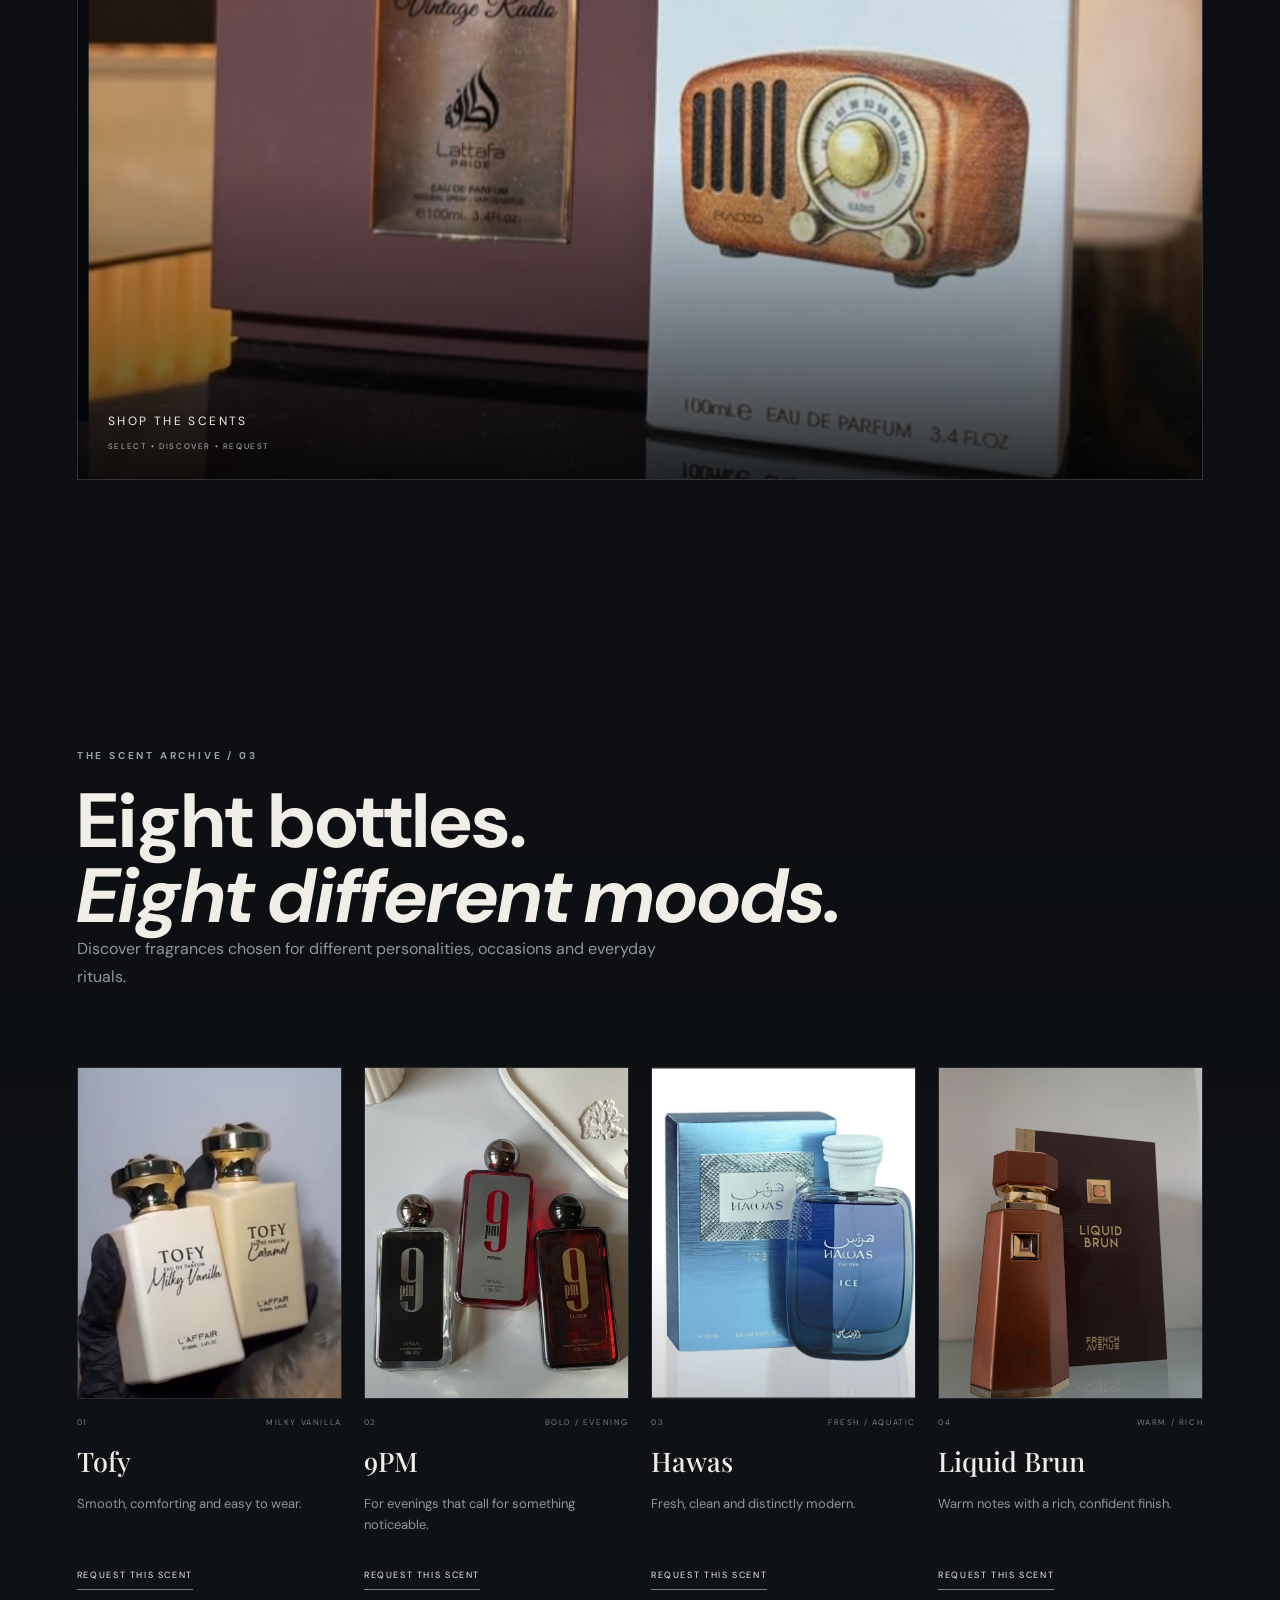
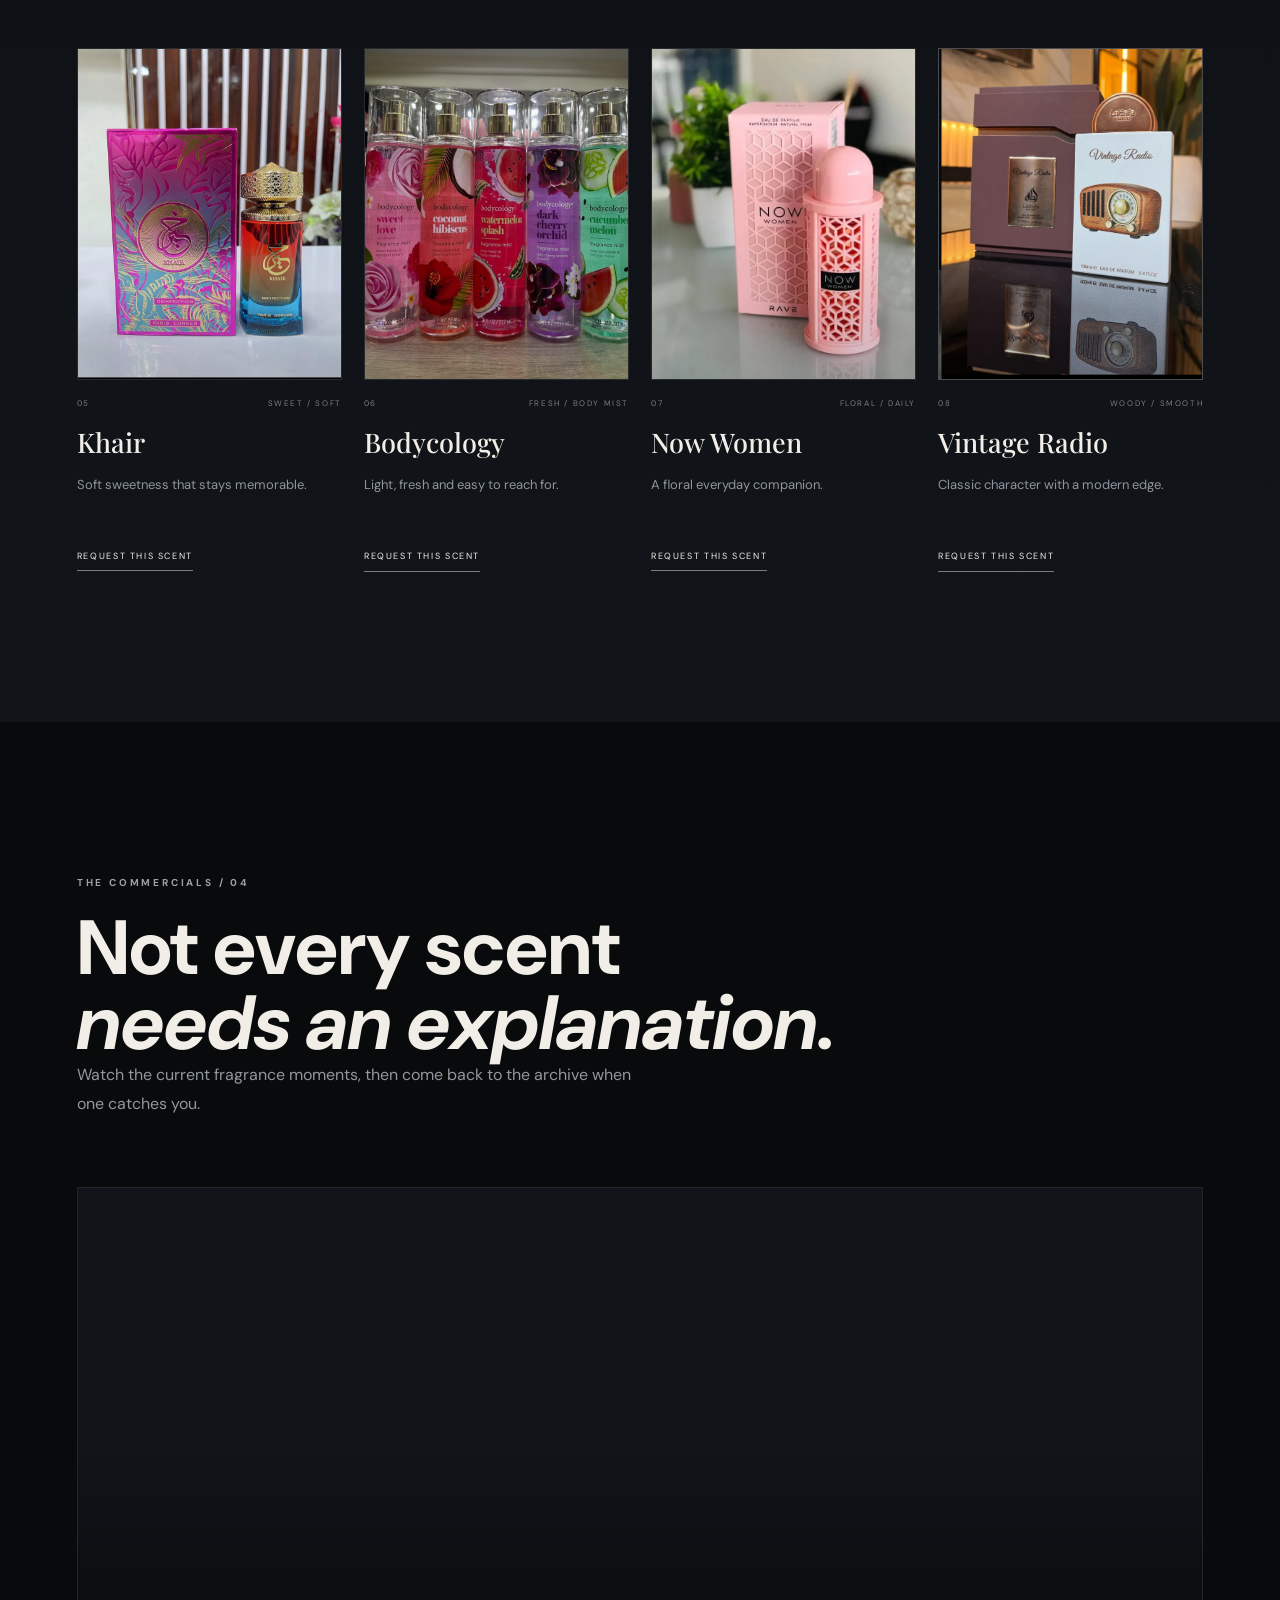
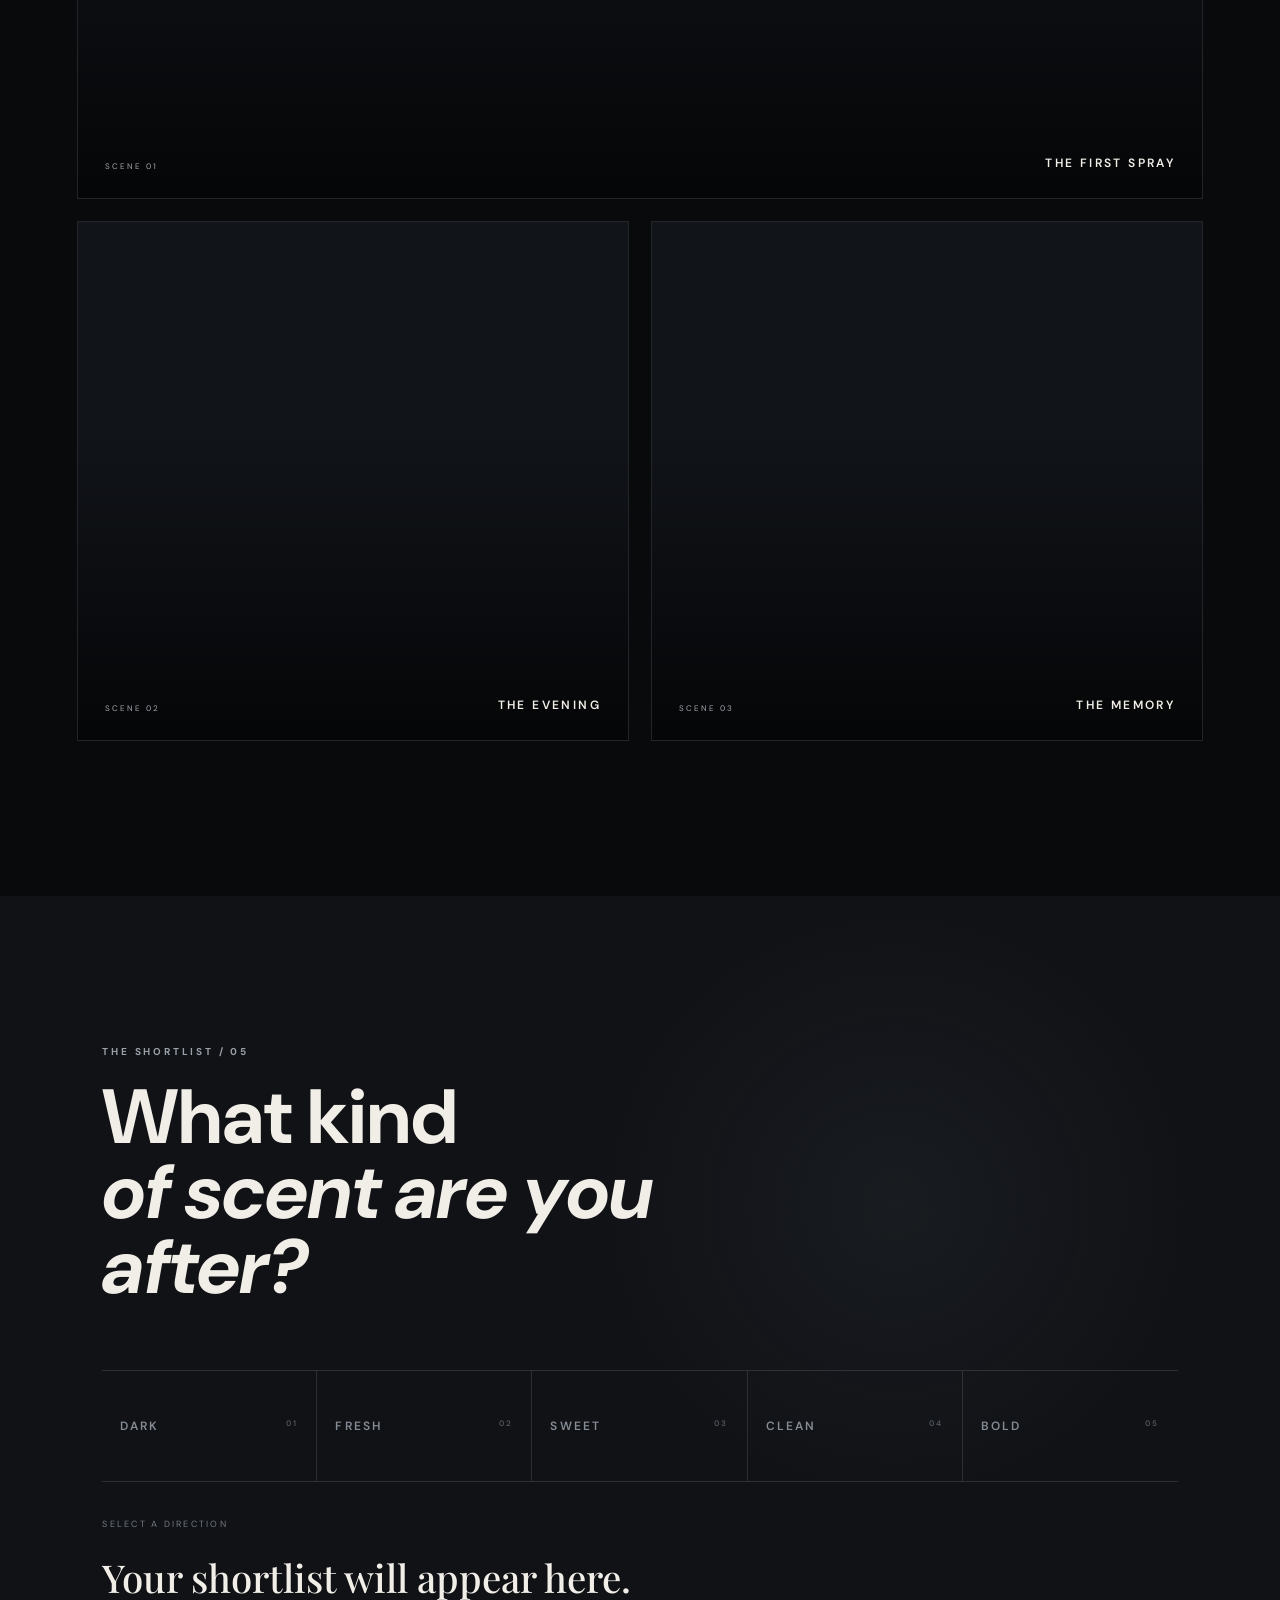
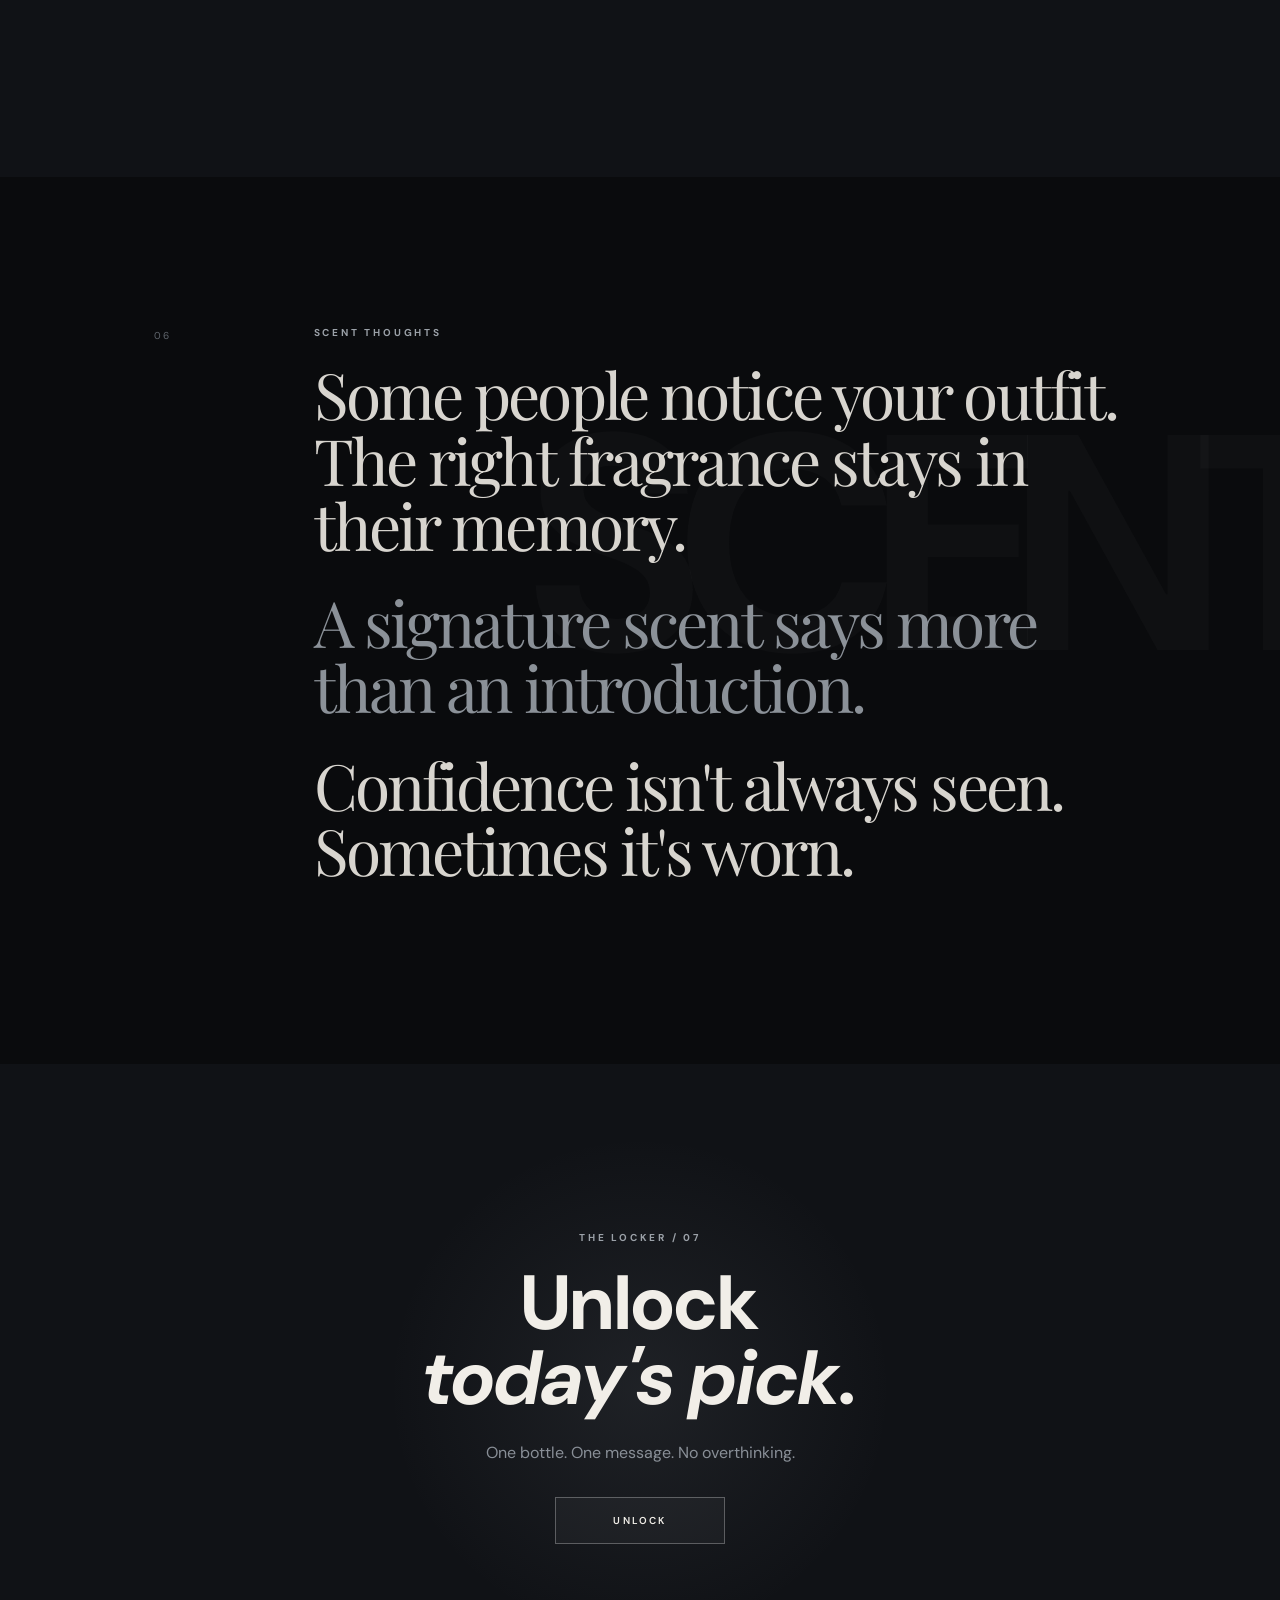
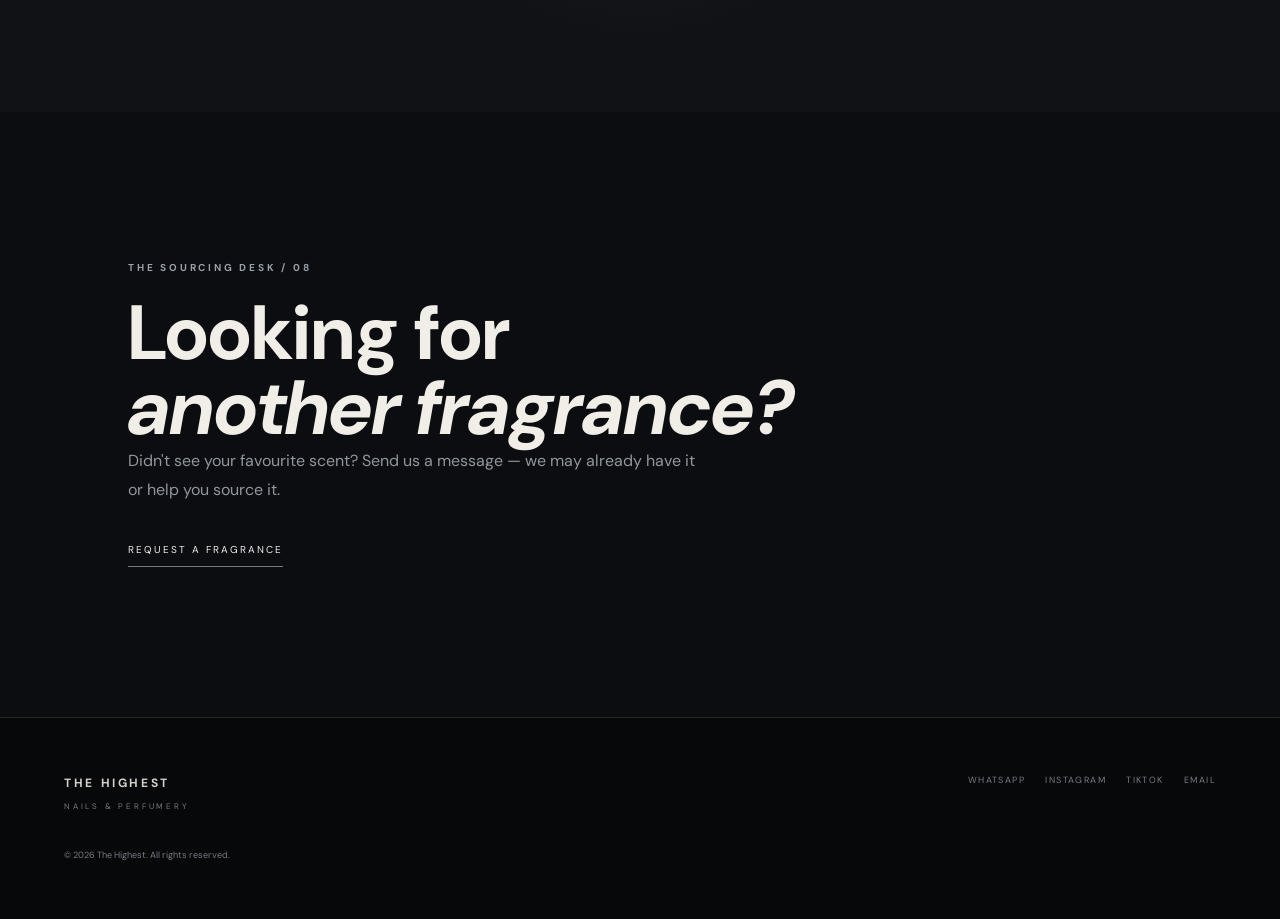
<file: perfumery.html>
<!DOCTYPE html>
<html lang="en">
<head>
  <meta charset="UTF-8">
  <meta name="viewport" content="width=device-width, initial-scale=1.0">
  <meta name="theme-color" content="#090a0c">
  <title>Perfumery | The Highest</title>

  <link rel="preconnect" href="https://fonts.googleapis.com">
  <link rel="preconnect" href="https://fonts.gstatic.com" crossorigin>
  <link href="https://fonts.googleapis.com/css2?family=DM+Sans:wght@400;500;600;700&family=Manrope:wght@400;500;600;700&family=Playfair+Display:wght@500;600&display=swap" rel="stylesheet">

  <link rel="stylesheet" href="style.css">
  <link rel="stylesheet" href="perfumery.css">
</head>

<body class="perfumery-page">
  <header class="perfume-header">
    <a href="index.html" class="perfume-back-btn">← Back to Main Menu</a>

    <a href="perfumery.html" class="perfume-brand" aria-label="The Highest Perfumery home">
      <span>THE HIGHEST</span>
      <small>PERFUMERY</small>
    </a>

    <a href="https://wa.me/233594039815" class="header-book" target="_blank" rel="noopener">Book a scent</a>
  </header>

  <main>

    <!-- OPENING / LIGHT REVEAL -->
    <section class="perfume-opening" id="opening">
      <div class="opening-noise"></div>
      <div class="opening-spotlight" aria-hidden="true"></div>
      <div class="opening-light-sweep" aria-hidden="true"></div>

      <div class="opening-copy">
        <p class="eyebrow">THE SCENT ARCHIVE / 01</p>
        <h1>Some scents enter<br><em>before you do.</em></h1>
        <p class="opening-lede">
          A curated room of fragrances with character — warm, fresh, soft, bold and unmistakably personal.
        </p>
        <a href="#collection" class="opening-link">Enter the archive <span>↓</span></a>
      </div>

      <div class="opening-bottle">
        <div class="bottle-haze"></div>
        <img src="images/IMG_5367.JPG" alt="Vintage Radio fragrance bottle">
        <div class="bottle-label">VINTAGE RADIO</div>
      </div>

      <div class="opening-side-note">VINTAGE RADIO<br><span>WOODY / SMOOTH / CLASSIC</span></div>
      <div class="opening-index">01—08</div>
    </section>

    <!-- STAGE TRANSITION -->
    <section class="stage-transition" aria-hidden="true">
      <div class="stage-panel stage-left"></div>
      <div class="stage-panel stage-right"></div>
      <p>THE ROOM OPENS</p>
    </section>

    <!-- SHOP / INTERFACE VIDEO -->
    <section class="shop-scene" id="shop-scene">
      <div class="scene-heading">
        <p class="eyebrow">THE ROOM / 02</p>
        <h2>Find the one<br><em>that sounds like you.</em></h2>
        <p>Browse the current selection, then choose a scent by mood, moment or instinct.</p>
      </div>

      <div class="shop-film">
        <video autoplay muted loop playsinline preload="metadata" poster="images/IMG_5367.JPG">
          <source src="ScreenRecording_10-04-2026 17-19-46_1.mov" type="video/quicktime">
        </video>
        <div class="film-shade"></div>
        <div class="film-caption">
          <span>SHOP THE SCENTS</span>
          <small>SELECT • DISCOVER • REQUEST</small>
        </div>
      </div>
    </section>

    <!-- COLLECTION -->
    <section class="perfume-section archive-section" id="collection">
      <div class="section-intro">
        <p class="eyebrow">THE SCENT ARCHIVE / 03</p>
        <h2>Eight bottles.<br><em>Eight different moods.</em></h2>
        <p>Discover fragrances chosen for different personalities, occasions and everyday rituals.</p>
      </div>

      <div class="scent-grid">
        <article class="scent-card">
          <div class="scent-image"><img src="images/IMG_5082.JPG" alt="Tofy fragrance"></div>
          <div class="scent-meta"><span>01</span><span>MILKY VANILLA</span></div>
          <h3>Tofy</h3>
          <p>Smooth, comforting and easy to wear.</p>
          <a href="https://wa.me/233594039815?text=Hi%20The%20Highest%2C%20I%27m%20interested%20in%20Tofy." target="_blank" rel="noopener">Request this scent</a>
        </article>

        <article class="scent-card">
          <div class="scent-image"><img src="images/IMG_5197.JPG" alt="9PM fragrance"></div>
          <div class="scent-meta"><span>02</span><span>BOLD / EVENING</span></div>
          <h3>9PM</h3>
          <p>For evenings that call for something noticeable.</p>
          <a href="https://wa.me/233594039815?text=Hi%20The%20Highest%2C%20I%27m%20interested%20in%209PM." target="_blank" rel="noopener">Request this scent</a>
        </article>

        <article class="scent-card">
          <div class="scent-image"><img src="images/IMG_5198.JPG" alt="Hawas fragrance"></div>
          <div class="scent-meta"><span>03</span><span>FRESH / AQUATIC</span></div>
          <h3>Hawas</h3>
          <p>Fresh, clean and distinctly modern.</p>
          <a href="https://wa.me/233594039815?text=Hi%20The%20Highest%2C%20I%27m%20interested%20in%20Hawas." target="_blank" rel="noopener">Request this scent</a>
        </article>

        <article class="scent-card">
          <div class="scent-image"><img src="images/IMG_5202.JPG" alt="Liquid Brun fragrance"></div>
          <div class="scent-meta"><span>04</span><span>WARM / RICH</span></div>
          <h3>Liquid Brun</h3>
          <p>Warm notes with a rich, confident finish.</p>
          <a href="https://wa.me/233594039815?text=Hi%20The%20Highest%2C%20I%27m%20interested%20in%20Liquid%20Brun." target="_blank" rel="noopener">Request this scent</a>
        </article>

        <article class="scent-card">
          <div class="scent-image"><img src="images/IMG_5318.JPG" alt="Khair fragrance"></div>
          <div class="scent-meta"><span>05</span><span>SWEET / SOFT</span></div>
          <h3>Khair</h3>
          <p>Soft sweetness that stays memorable.</p>
          <a href="https://wa.me/233594039815?text=Hi%20The%20Highest%2C%20I%27m%20interested%20in%20Khair." target="_blank" rel="noopener">Request this scent</a>
        </article>

        <article class="scent-card">
          <div class="scent-image"><img src="images/IMG_5332.JPG" alt="Bodycology fragrance mist"></div>
          <div class="scent-meta"><span>06</span><span>FRESH / BODY MIST</span></div>
          <h3>Bodycology</h3>
          <p>Light, fresh and easy to reach for.</p>
          <a href="https://wa.me/233594039815?text=Hi%20The%20Highest%2C%20I%27m%20interested%20in%20Bodycology." target="_blank" rel="noopener">Request this scent</a>
        </article>

        <article class="scent-card">
          <div class="scent-image"><img src="images/IMG_5344.JPG" alt="Now Women fragrance"></div>
          <div class="scent-meta"><span>07</span><span>FLORAL / DAILY</span></div>
          <h3>Now Women</h3>
          <p>A floral everyday companion.</p>
          <a href="https://wa.me/233594039815?text=Hi%20The%20Highest%2C%20I%27m%20interested%20in%20Now%20Women." target="_blank" rel="noopener">Request this scent</a>
        </article>

        <article class="scent-card scent-featured">
          <div class="scent-image"><img src="images/IMG_5367.JPG" alt="Vintage Radio fragrance"></div>
          <div class="scent-meta"><span>08</span><span>WOODY / SMOOTH</span></div>
          <h3>Vintage Radio</h3>
          <p>Classic character with a modern edge.</p>
          <a href="https://wa.me/233594039815?text=Hi%20The%20Highest%2C%20I%27m%20interested%20in%20Vintage%20Radio." target="_blank" rel="noopener">Request this scent</a>
        </article>
      </div>
    </section>

    <!-- PROMO FILMS -->
    <section class="commercials" id="commercials">
      <div class="commercial-intro">
        <p class="eyebrow">THE COMMERCIALS / 04</p>
        <h2>Not every scent<br><em>needs an explanation.</em></h2>
        <p>Watch the current fragrance moments, then come back to the archive when one catches you.</p>
      </div>

      <div class="commercial-film commercial-film-large">
        <video autoplay muted loop playsinline preload="metadata">
          <source src="ScreenRecording_10-04-2026 17-18-34_1.mov" type="video/quicktime">
        </video>
        <div class="commercial-label"><span>SCENE 01</span><strong>THE FIRST SPRAY</strong></div>
      </div>

      <div class="commercial-row">
        <div class="commercial-film">
          <video autoplay muted loop playsinline preload="metadata">
            <source src="ScreenRecording_10-04-2026 17-18-08_1.mov" type="video/quicktime">
          </video>
          <div class="commercial-label"><span>SCENE 02</span><strong>THE EVENING</strong></div>
        </div>

        <div class="commercial-film">
          <video autoplay muted loop playsinline preload="metadata">
            <source src="ScreenRecording_10-04-2026 17-17-43_1.mov" type="video/quicktime">
          </video>
          <div class="commercial-label"><span>SCENE 03</span><strong>THE MEMORY</strong></div>
        </div>
      </div>
    </section>

    <!-- GUIDED DISCOVERY -->
    <section class="discovery" id="discovery">
      <div class="discovery-heading">
        <p class="eyebrow">THE SHORTLIST / 05</p>
        <h2>What kind<br><em>of scent are you after?</em></h2>
      </div>

      <div class="discovery-options">
        <button type="button" data-mood="DARK">DARK <span>01</span></button>
        <button type="button" data-mood="FRESH">FRESH <span>02</span></button>
        <button type="button" data-mood="SWEET">SWEET <span>03</span></button>
        <button type="button" data-mood="CLEAN">CLEAN <span>04</span></button>
        <button type="button" data-mood="BOLD">BOLD <span>05</span></button>
      </div>

      <div class="discovery-result" id="discoveryResult" aria-live="polite">
        <span>SELECT A DIRECTION</span>
        <strong>Your shortlist will appear here.</strong>
      </div>
    </section>

    <!-- SCENT THOUGHTS: PRESERVED -->
    <section class="scent-thoughts" id="thoughts">
      <div class="thought-number">06</div>
      <div class="thought-copy">
        <p class="eyebrow">SCENT THOUGHTS</p>
        <p>Some people notice your outfit. The right fragrance stays in their memory.</p>
        <p>A signature scent says more than an introduction.</p>
        <p>Confidence isn't always seen. Sometimes it's worn.</p>
      </div>
    </section>

    <!-- TODAY'S PICK -->
    <section class="today-pick" id="today">
      <div class="today-inner">
        <p class="eyebrow">THE LOCKER / 07</p>
        <h2>Unlock<br><em>today's pick.</em></h2>
        <p>One bottle. One message. No overthinking.</p>
        <button id="surpriseBtn" type="button">Unlock</button>
      </div>
    </section>

    <!-- REQUEST -->
    <section class="request-fragrance" id="request">
      <p class="eyebrow">THE SOURCING DESK / 08</p>
      <h2>Looking for<br><em>another fragrance?</em></h2>
      <p>Didn't see your favourite scent? Send us a message — we may already have it or help you source it.</p>
      <a href="https://wa.me/233594039815?text=Hi%20The%20Highest%2C%20I%27m%20looking%20for%20a%20fragrance." target="_blank" rel="noopener">Request a fragrance</a>
    </section>

  </main>

  <footer class="perfume-footer">
    <div>
      <span class="footer-title">THE HIGHEST</span>
      <span class="footer-sub">NAILS &amp; PERFUMERY</span>
    </div>
    <div class="footer-links">
      <a href="https://wa.me/233594039815" target="_blank" rel="noopener">WhatsApp</a>
      <a href="#" aria-label="Instagram">Instagram</a>
      <a href="#" aria-label="TikTok">TikTok</a>
      <a href="mailto:thehighestbeautygh@gmail.com">Email</a>
    </div>
    <p>© 2026 The Highest. All rights reserved.</p>
  </footer>

  <!-- TODAY'S PICK POPUP -->
  <div class="perfume-popup" id="popup" aria-hidden="true">
    <div class="popup-backdrop" data-close-popup></div>
    <div class="popup-panel" role="dialog" aria-modal="true" aria-labelledby="perfumeName">
      <button class="popup-close" id="closePopup" type="button" aria-label="Close">×</button>
      <p class="eyebrow">TODAY'S PICK</p>
      <h2 id="perfumeName"></h2>
      <p id="perfumeMessage"></p>
      <a id="popupWhatsApp" href="#" target="_blank" rel="noopener">Ask about this scent</a>
    </div>
  </div>

  <script>
    const fragranceData = [
      { name: "Tofy", message: "Smooth, comforting and perfect for everyday wear.", mood: ["SWEET","SOFT","CLEAN"] },
      { name: "9PM", message: "Perfect when the evening calls for something bold.", mood: ["BOLD","DARK"] },
      { name: "Hawas", message: "Fresh, clean and one of our most loved fragrances.", mood: ["FRESH","CLEAN"] },
      { name: "Liquid Brun", message: "Warm notes with a rich finish.", mood: ["DARK","BOLD"] },
      { name: "Khair", message: "Soft sweetness that stays memorable.", mood: ["SWEET","SOFT"] },
      { name: "Vintage Radio", message: "Classic character with a modern twist.", mood: ["DARK","BOLD"] },
      { name: "Now Women", message: "A beautiful floral everyday companion.", mood: ["SOFT","CLEAN"] },
      { name: "Bodycology", message: "Light, fresh and easy to love.", mood: ["FRESH","SWEET"] }
    ];

    const surpriseBtn = document.getElementById("surpriseBtn");
    const popup = document.getElementById("popup");
    const closePopup = document.getElementById("closePopup");
    const perfumeName = document.getElementById("perfumeName");
    const perfumeMessage = document.getElementById("perfumeMessage");
    const popupWhatsApp = document.getElementById("popupWhatsApp");

    function openPick(item) {
      perfumeName.textContent = item.name;
      perfumeMessage.textContent = item.message;
      popupWhatsApp.href = "https://wa.me/233594039815?text=" +
        encodeURIComponent("Hi The Highest, I'm interested in " + item.name + ".");
      popup.setAttribute("aria-hidden", "false");
      popup.classList.add("is-open");
      document.body.classList.add("popup-open");
    }

    function closePick() {
      popup.classList.remove("is-open");
      popup.setAttribute("aria-hidden", "true");
      document.body.classList.remove("popup-open");
    }

    surpriseBtn.addEventListener("click", () => {
      openPick(fragranceData[Math.floor(Math.random() * fragranceData.length)]);
    });

    closePopup.addEventListener("click", closePick);
    popup.querySelectorAll("[data-close-popup]").forEach(el => el.addEventListener("click", closePick));
    document.addEventListener("keydown", e => {
      if (e.key === "Escape" && popup.classList.contains("is-open")) closePick();
    });

    const result = document.getElementById("discoveryResult");
    document.querySelectorAll(".discovery-options button").forEach(button => {
      button.addEventListener("click", () => {
        document.querySelectorAll(".discovery-options button").forEach(b => b.classList.remove("selected"));
        button.classList.add("selected");

        const mood = button.dataset.mood;
        const matches = fragranceData.filter(item => item.mood.includes(mood));

        result.innerHTML = `
          <span>${mood}</span>
          <strong>${matches.length ? matches.map(item => item.name).join(" · ") : "Message us and we’ll help you choose."}</strong>
        `;
      });
    });

    const videos = document.querySelectorAll("video");
    const observer = new IntersectionObserver(entries => {
      entries.forEach(entry => {
        const video = entry.target;
        if (entry.isIntersecting) {
          video.play().catch(() => {});
        } else {
          video.pause();
        }
      });
    }, { threshold: 0.18 });

    videos.forEach(video => observer.observe(video));
  </script>
</body>
</html>
</file>
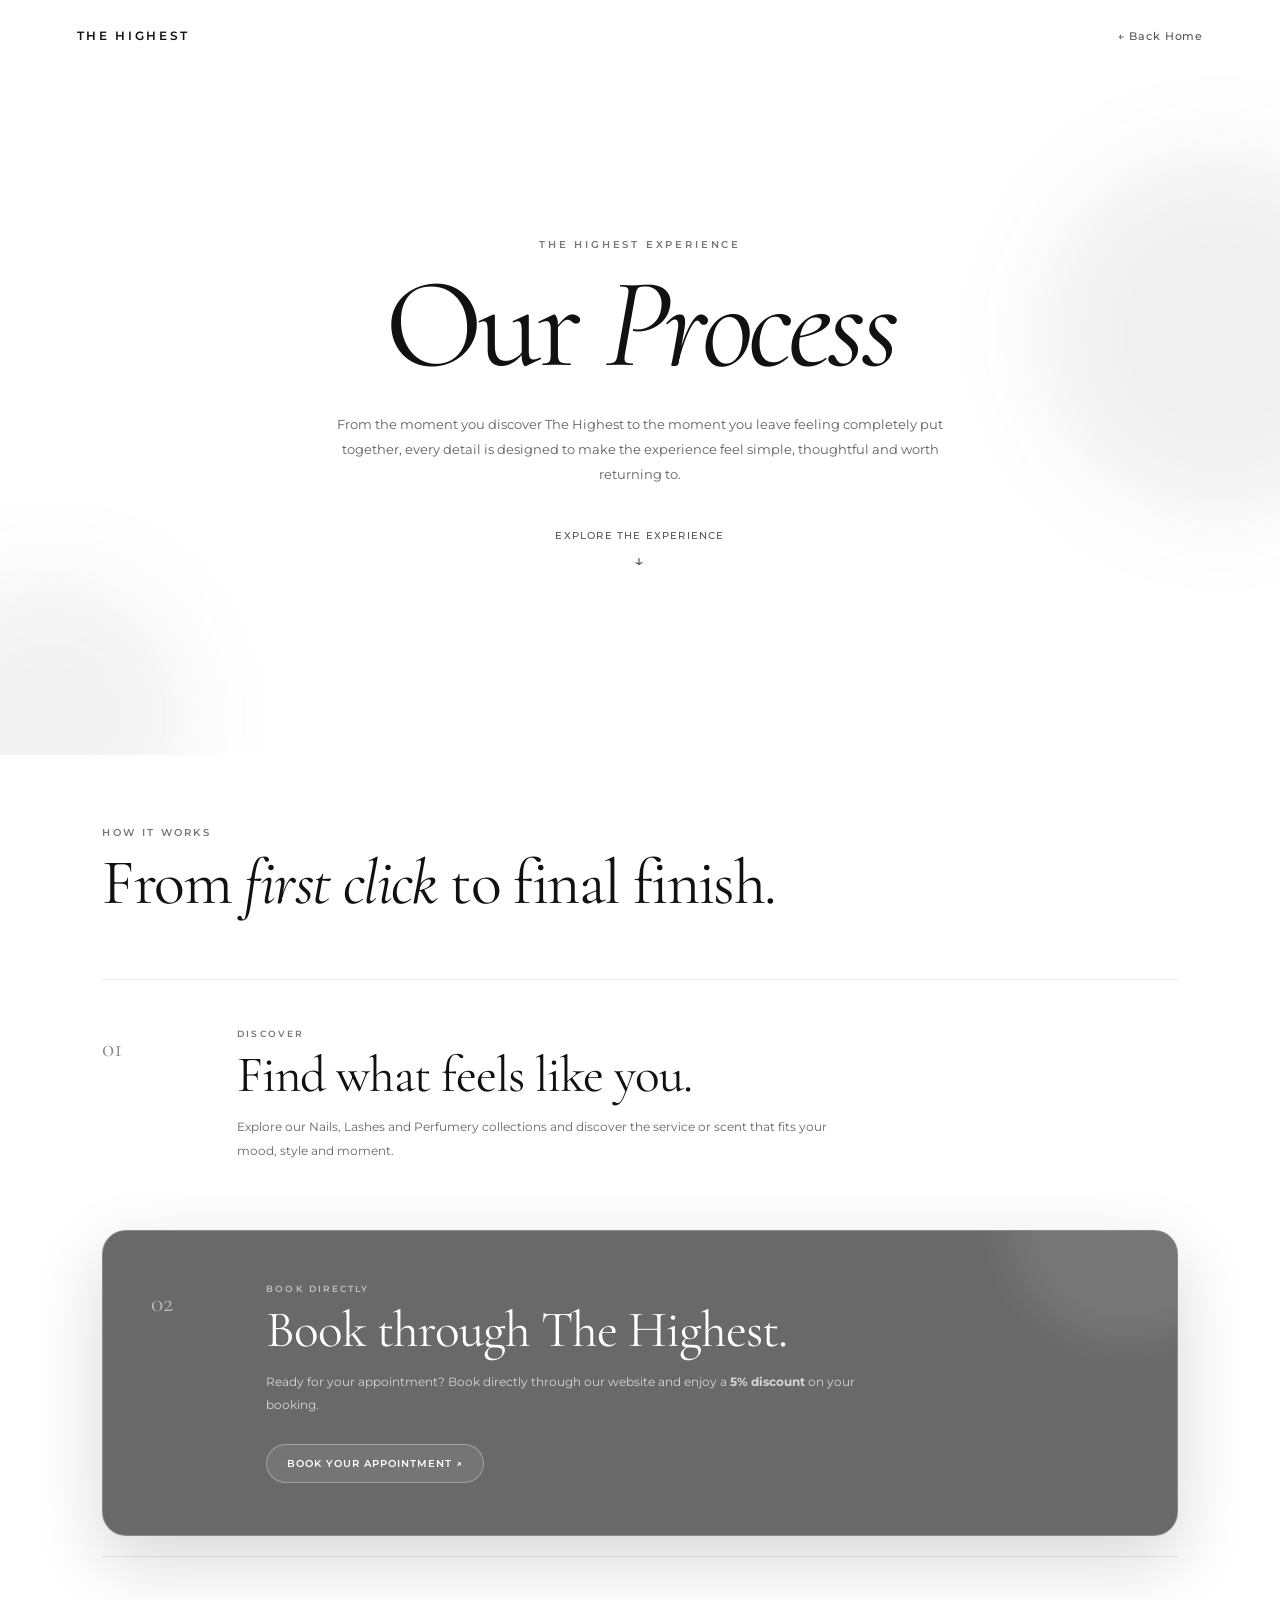
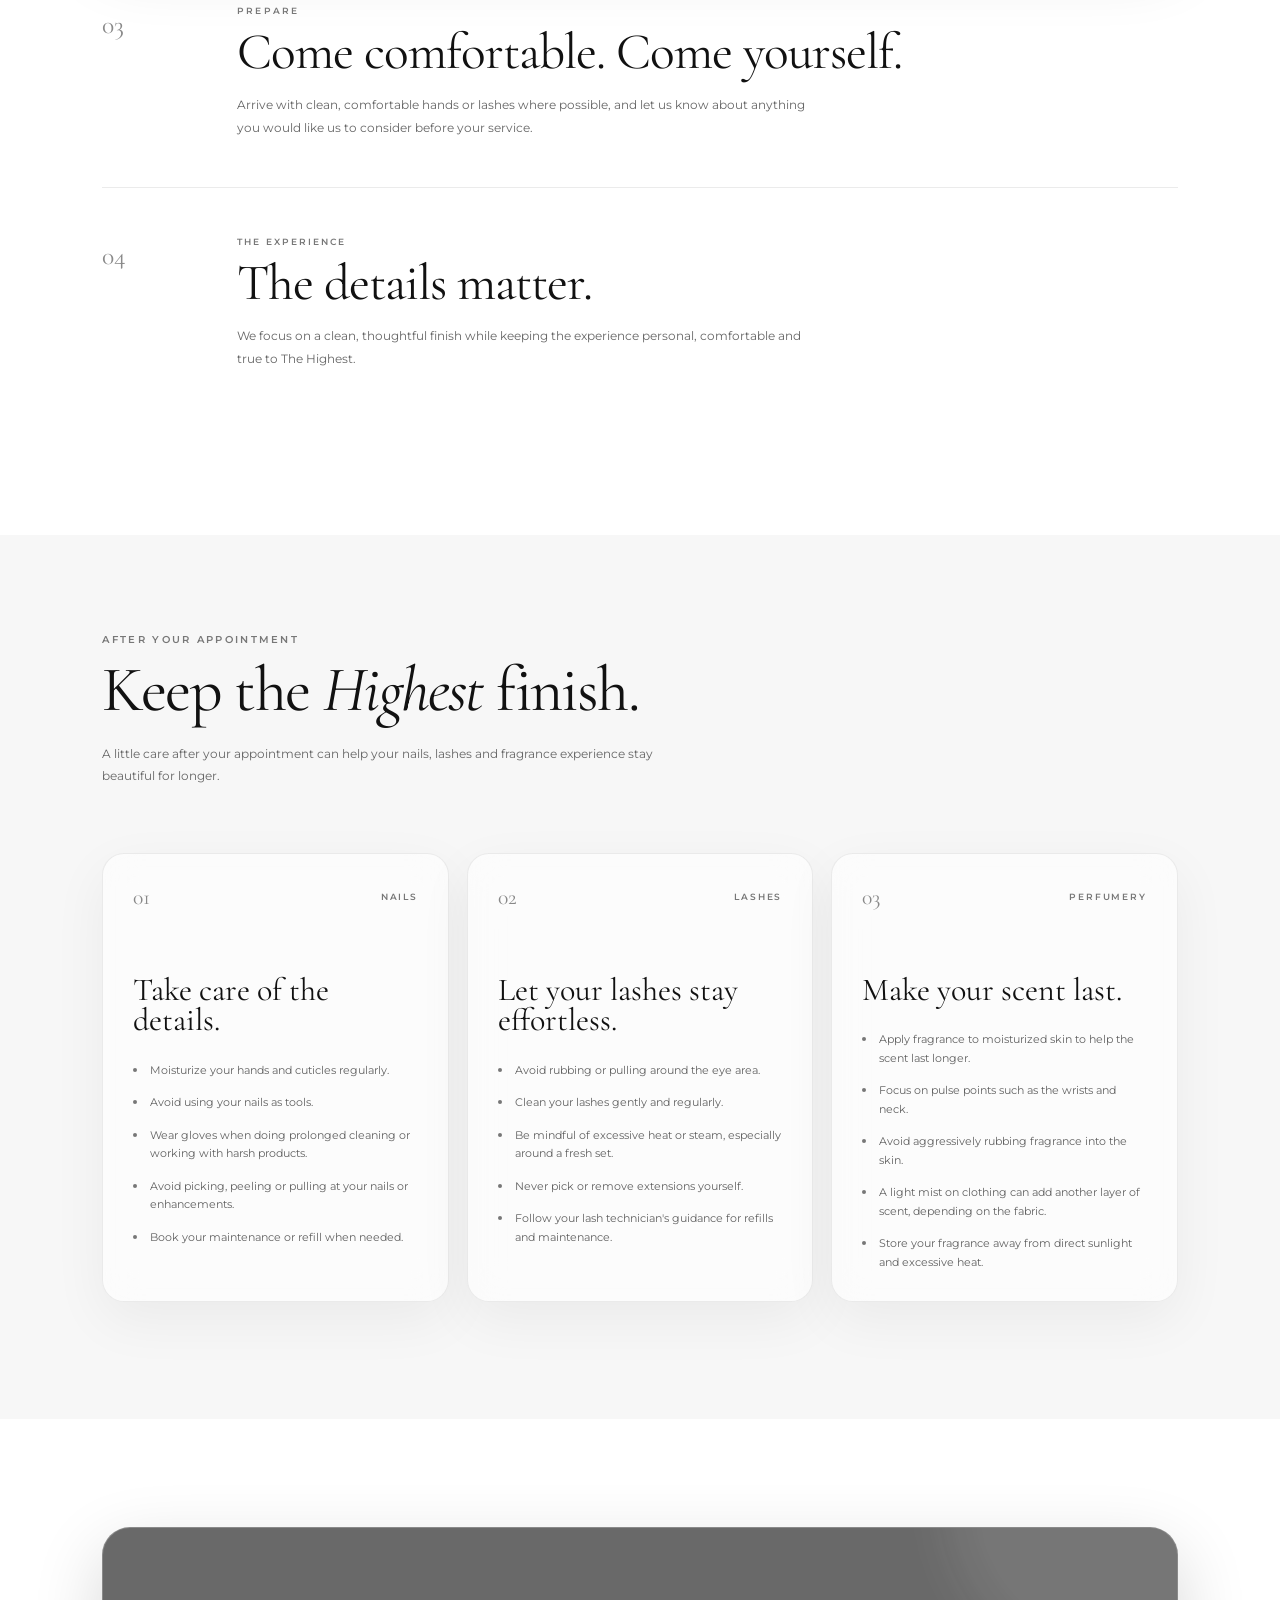
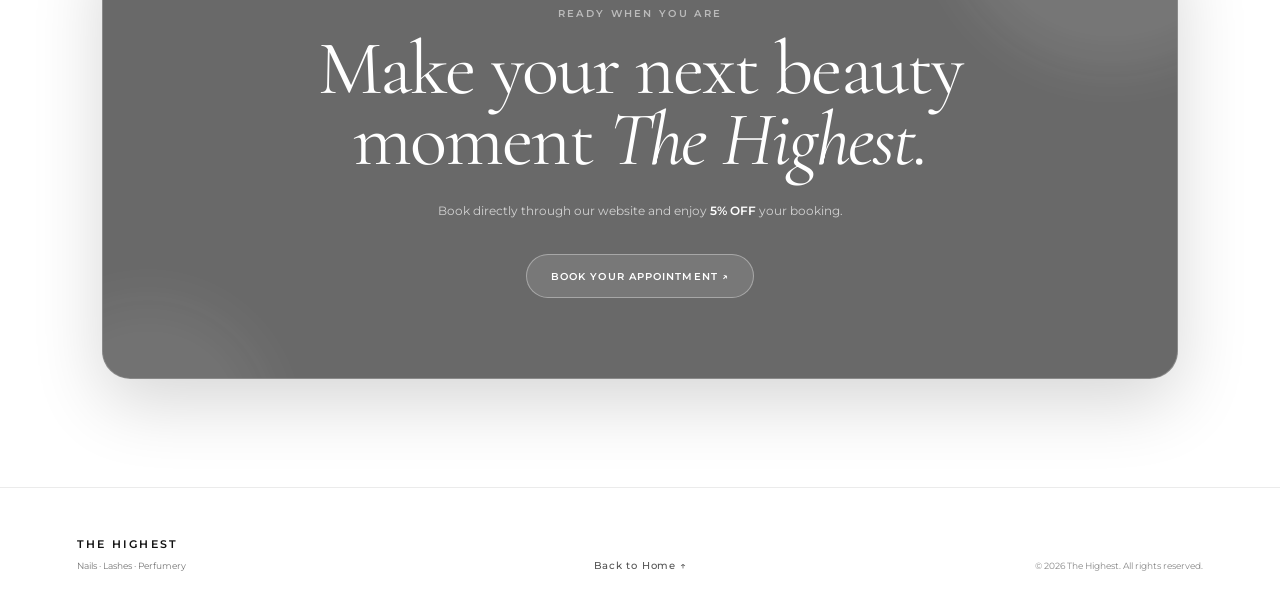
<file: process.html>
<!DOCTYPE html>
<html lang="en">
<head>
    <meta charset="UTF-8">
    <meta name="viewport" content="width=device-width, initial-scale=1.0">

    <title>Our Process | The Highest</title>

    <link rel="stylesheet" href="process.css">

    <link rel="preconnect" href="https://fonts.googleapis.com">
    <link rel="preconnect" href="https://fonts.gstatic.com" crossorigin>

    <link href="https://fonts.googleapis.com/css2?family=Cormorant+Garamond:ital,wght@0,400;0,500;0,600;1,400;1,500&family=Montserrat:wght@400;500;600&display=swap" rel="stylesheet">
</head>

<body>

    <!-- PAGE HEADER -->
    <header class="process-header">

        <a href="index.html" class="process-logo">
            THE HIGHEST
        </a>

        <a href="index.html" class="back-home">
            ← Back Home
        </a>

    </header>


    <!-- HERO -->
    <main>

        <section class="process-hero">

            <p class="process-eyebrow">
                THE HIGHEST EXPERIENCE
            </p>

            <h1>
                Our <em>Process</em>
            </h1>

            <p class="process-intro">
                From the moment you discover The Highest to the moment
                you leave feeling completely put together, every detail
                is designed to make the experience feel simple,
                thoughtful and worth returning to.
            </p>

            <a href="#experience" class="scroll-cue">
                Explore the experience
                <span>↓</span>
            </a>

        </section>


        <!-- PROCESS STEPS -->
        <section class="process-experience" id="experience">

            <div class="section-heading">

                <p class="small-label">
                    HOW IT WORKS
                </p>

                <h2>
                    From <em>first click</em> to final finish.
                </h2>

            </div>


            <!-- STEP 01 -->
            <article class="process-step">

                <div class="step-number">
                    01
                </div>

                <div class="step-content">

                    <p class="step-label">
                        DISCOVER
                    </p>

                    <h3>
                        Find what feels like you.
                    </h3>

                    <p>
                        Explore our Nails, Lashes and Perfumery
                        collections and discover the service or scent
                        that fits your mood, style and moment.
                    </p>

                </div>

            </article>


            <!-- STEP 02 -->
            <article class="process-step featured-step">

                <div class="step-number">
                    02
                </div>

                <div class="step-content">

                    <p class="step-label">
                        BOOK DIRECTLY
                    </p>

                    <h3>
                        Book through The Highest.
                    </h3>

                    <p>
                        Ready for your appointment? Book directly
                        through our website and enjoy a
                        <strong>5% discount</strong> on your booking.
                    </p>

                    <a href="#booking" class="process-button">
                        Book your appointment ↗
                    </a>

                </div>

            </article>


            <!-- STEP 03 -->
            <article class="process-step">

                <div class="step-number">
                    03
                </div>

                <div class="step-content">

                    <p class="step-label">
                        PREPARE
                    </p>

                    <h3>
                        Come comfortable. Come yourself.
                    </h3>

                    <p>
                        Arrive with clean, comfortable hands or lashes
                        where possible, and let us know about anything
                        you would like us to consider before your service.
                    </p>

                </div>

            </article>


            <!-- STEP 04 -->
            <article class="process-step">

                <div class="step-number">
                    04
                </div>

                <div class="step-content">

                    <p class="step-label">
                        THE EXPERIENCE
                    </p>

                    <h3>
                        The details matter.
                    </h3>

                    <p>
                        We focus on a clean, thoughtful finish while
                        keeping the experience personal, comfortable
                        and true to The Highest.
                    </p>

                </div>

            </article>

        </section>
              <!-- AFTERCARE -->
        <section class="aftercare-section">

            <div class="section-heading">

                <p class="small-label">
                    AFTER YOUR APPOINTMENT
                </p>

                <h2>
                    Keep the <em>Highest</em> finish.
                </h2>

                <p class="section-intro">
                    A little care after your appointment can help
                    your nails, lashes and fragrance experience stay
                    beautiful for longer.
                </p>

            </div>


            <div class="aftercare-grid">


                <!-- NAILS -->
                <article class="aftercare-card">

                    <div class="aftercare-top">
                        <span class="aftercare-number">01</span>
                        <span class="aftercare-category">NAILS</span>
                    </div>

                    <h3>
                        Take care of the details.
                    </h3>

                    <ul>
                        <li>
                            Moisturize your hands and cuticles regularly.
                        </li>

                        <li>
                            Avoid using your nails as tools.
                        </li>

                        <li>
                            Wear gloves when doing prolonged cleaning
                            or working with harsh products.
                        </li>

                        <li>
                            Avoid picking, peeling or pulling at your
                            nails or enhancements.
                        </li>

                        <li>
                            Book your maintenance or refill when needed.
                        </li>
                    </ul>

                </article>


                <!-- LASHES -->
                <article class="aftercare-card">

                    <div class="aftercare-top">
                        <span class="aftercare-number">02</span>
                        <span class="aftercare-category">LASHES</span>
                    </div>

                    <h3>
                        Let your lashes stay effortless.
                    </h3>

                    <ul>
                        <li>
                            Avoid rubbing or pulling around the eye area.
                        </li>

                        <li>
                            Clean your lashes gently and regularly.
                        </li>

                        <li>
                            Be mindful of excessive heat or steam,
                            especially around a fresh set.
                        </li>

                        <li>
                            Never pick or remove extensions yourself.
                        </li>

                        <li>
                            Follow your lash technician's guidance
                            for refills and maintenance.
                        </li>
                    </ul>

                </article>


                <!-- PERFUME -->
                <article class="aftercare-card">

                    <div class="aftercare-top">
                        <span class="aftercare-number">03</span>
                        <span class="aftercare-category">PERFUMERY</span>
                    </div>

                    <h3>
                        Make your scent last.
                    </h3>

                    <ul>
                        <li>
                            Apply fragrance to moisturized skin to
                            help the scent last longer.
                        </li>

                        <li>
                            Focus on pulse points such as the wrists
                            and neck.
                        </li>

                        <li>
                            Avoid aggressively rubbing fragrance
                            into the skin.
                        </li>

                        <li>
                            A light mist on clothing can add another
                            layer of scent, depending on the fabric.
                        </li>

                        <li>
                            Store your fragrance away from direct
                            sunlight and excessive heat.
                        </li>
                    </ul>

                </article>

            </div>

        </section>
              <!-- BOOKING CTA -->
        <section class="booking-section" id="booking">

            <div class="booking-glass">

                <p class="small-label">
                    READY WHEN YOU ARE
                </p>

                <h2>
                    Make your next beauty moment
                    <em>The Highest.</em>
                </h2>

                <p>
                    Book directly through our website and enjoy
                    <strong>5% OFF</strong> your booking.
                </p>

                <a href="index.html#visit" class="booking-button">
                    Book Your Appointment ↗
                </a>

            </div>

        </section>


    </main>


    <!-- FOOTER -->
    <footer class="process-footer">

        <div class="footer-brand">
            <span>THE HIGHEST</span>
            <p>
                Nails · Lashes · Perfumery
            </p>
        </div>

        <a href="index.html" class="footer-home">
            Back to Home ↑
        </a>

        <p class="footer-copy">
            © 2026 The Highest. All rights reserved.
        </p>

    </footer>


</body>
</html>
</file>
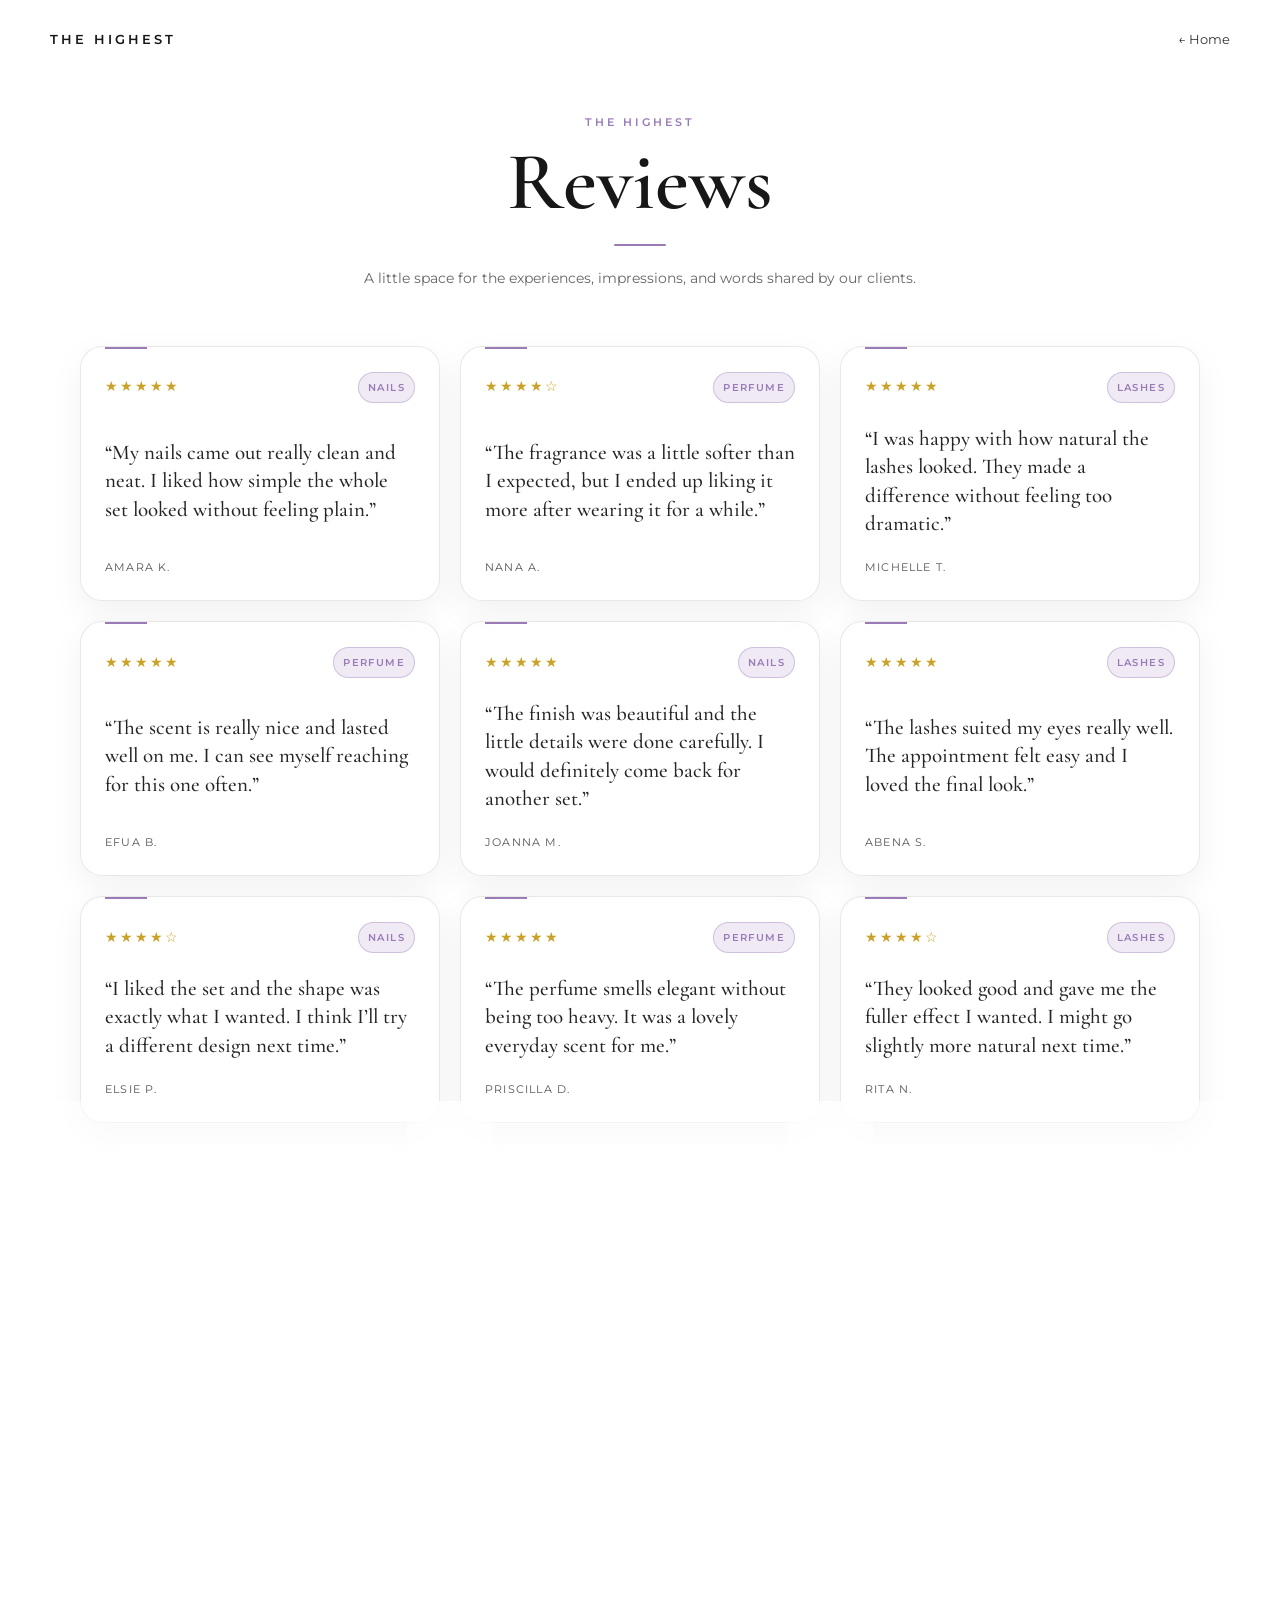
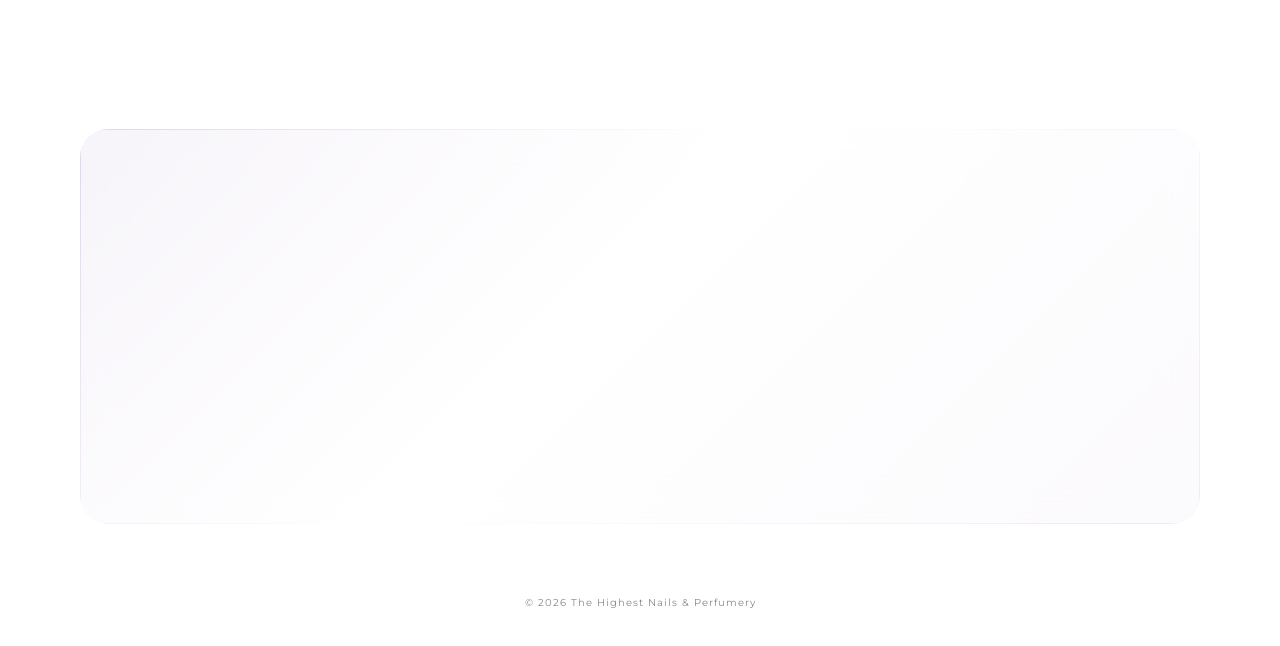
<file: reviews.html>
<!DOCTYPE html>
<html lang="en">
<head>
  <meta charset="UTF-8">
  <meta name="viewport" content="width=device-width, initial-scale=1.0">
  <title>Reviews | The Highest Nails & Perfumery</title>
  <link rel="stylesheet" href="style.css">
  <link rel="stylesheet" href="reviews.css">
  <link rel="preconnect" href="https://fonts.googleapis.com">
  <link rel="preconnect" href="https://fonts.gstatic.com" crossorigin>
  <link href="https://fonts.googleapis.com/css2?family=Cormorant+Garamond:wght@500;600;700&family=Montserrat:wght@400;500;600&display=swap" rel="stylesheet">
</head>
<body>

  <header class="reviews-header">
    <a href="index.html" class="brand">THE HIGHEST</a>
    <a href="index.html" class="back-link">← Home</a>
  </header>

  <main>
    <section class="reviews-hero">
      <p class="reviews-kicker">THE HIGHEST</p>
      <h1>Reviews</h1>
      <div class="lavender-line"></div>
      <p class="reviews-intro">A little space for the experiences, impressions, and words shared by our clients.</p>
    </section>

    <section class="reviews-section" aria-label="Client reviews">
      <div class="reviews-grid">

        <article class="review-card">
          <div class="review-top"><span class="stars" aria-label="5 out of 5 stars">★★★★★</span><span class="service-tag">Nails</span></div>
          <p class="review-text">“My nails came out really clean and neat. I liked how simple the whole set looked without feeling plain.”</p>
          <div class="review-meta"><span>Amara K.</span></div>
        </article>

        <article class="review-card">
          <div class="review-top"><span class="stars" aria-label="4 out of 5 stars">★★★★☆</span><span class="service-tag">Perfume</span></div>
          <p class="review-text">“The fragrance was a little softer than I expected, but I ended up liking it more after wearing it for a while.”</p>
          <div class="review-meta"><span>Nana A.</span></div>
        </article>

        <article class="review-card">
          <div class="review-top"><span class="stars" aria-label="5 out of 5 stars">★★★★★</span><span class="service-tag">Lashes</span></div>
          <p class="review-text">“I was happy with how natural the lashes looked. They made a difference without feeling too dramatic.”</p>
          <div class="review-meta"><span>Michelle T.</span></div>
        </article>

        <article class="review-card">
          <div class="review-top"><span class="stars" aria-label="5 out of 5 stars">★★★★★</span><span class="service-tag">Perfume</span></div>
          <p class="review-text">“The scent is really nice and lasted well on me. I can see myself reaching for this one often.”</p>
          <div class="review-meta"><span>Efua B.</span></div>
        </article>

        <article class="review-card">
          <div class="review-top"><span class="stars" aria-label="5 out of 5 stars">★★★★★</span><span class="service-tag">Nails</span></div>
          <p class="review-text">“The finish was beautiful and the little details were done carefully. I would definitely come back for another set.”</p>
          <div class="review-meta"><span>Joanna M.</span></div>
        </article>

        <article class="review-card">
          <div class="review-top"><span class="stars" aria-label="5 out of 5 stars">★★★★★</span><span class="service-tag">Lashes</span></div>
          <p class="review-text">“The lashes suited my eyes really well. The appointment felt easy and I loved the final look.”</p>
          <div class="review-meta"><span>Abena S.</span></div>
        </article>

        <article class="review-card">
          <div class="review-top"><span class="stars" aria-label="4 out of 5 stars">★★★★☆</span><span class="service-tag">Nails</span></div>
          <p class="review-text">“I liked the set and the shape was exactly what I wanted. I think I’ll try a different design next time.”</p>
          <div class="review-meta"><span>Elsie P.</span></div>
        </article>

        <article class="review-card">
          <div class="review-top"><span class="stars" aria-label="5 out of 5 stars">★★★★★</span><span class="service-tag">Perfume</span></div>
          <p class="review-text">“The perfume smells elegant without being too heavy. It was a lovely everyday scent for me.”</p>
          <div class="review-meta"><span>Priscilla D.</span></div>
        </article>

        <article class="review-card">
          <div class="review-top"><span class="stars" aria-label="4 out of 5 stars">★★★★☆</span><span class="service-tag">Lashes</span></div>
          <p class="review-text">“They looked good and gave me the fuller effect I wanted. I might go slightly more natural next time.”</p>
          <div class="review-meta"><span>Rita N.</span></div>
        </article>

        <article class="review-card">
          <div class="review-top"><span class="stars" aria-label="5 out of 5 stars">★★★★★</span><span class="service-tag">Nails</span></div>
          <p class="review-text">“Everything looked polished from the shape to the finish. I really liked how put-together my hands looked.”</p>
          <div class="review-meta"><span>Selina O.</span></div>
        </article>

        <article class="review-card">
          <div class="review-top"><span class="stars" aria-label="4 out of 5 stars">★★★★☆</span><span class="service-tag">Perfume</span></div>
          <p class="review-text">“I enjoyed the fragrance. It was different from the scents I usually pick, but it grew on me.”</p>
          <div class="review-meta"><span>Adjoa E.</span></div>
        </article>

        <article class="review-card">
          <div class="review-top"><span class="stars" aria-label="5 out of 5 stars">★★★★★</span><span class="service-tag">Lashes</span></div>
          <p class="review-text">“The final look was soft and pretty. I liked that my lashes still looked like mine, just better.”</p>
          <div class="review-meta"><span>Nicole A.</span></div>
        </article>

        <article class="review-card">
          <div class="review-top"><span class="stars" aria-label="5 out of 5 stars">★★★★★</span><span class="service-tag">Perfume</span></div>
          <p class="review-text">“This one surprised me in the best way. The scent developed beautifully after a few minutes.”</p>
          <div class="review-meta"><span>Naomi K.</span></div>
        </article>

        <article class="review-card">
          <div class="review-top"><span class="stars" aria-label="5 out of 5 stars">★★★★★</span><span class="service-tag">Nails</span></div>
          <p class="review-text">“I wanted something classy and simple, and that is exactly what I got. The set looked lovely.”</p>
          <div class="review-meta"><span>Grace Y.</span></div>
        </article>

        <article class="review-card">
          <div class="review-top"><span class="stars" aria-label="4 out of 5 stars">★★★★☆</span><span class="service-tag">Lashes</span></div>
          <p class="review-text">“The lashes were pretty and gave me the extra definition I wanted. I would probably choose a softer style next time.”</p>
          <div class="review-meta"><span>Linda C.</span></div>
        </article>

      </div>
    </section>

    <section class="leave-review">
      <div class="leave-review-inner">
        <p class="reviews-kicker">YOUR EXPERIENCE MATTERS</p>
        <h2>Had an experience with The Highest?</h2>
        <p>Tell us what you think. Your review helps us keep creating beautiful experiences.</p>
        <a class="review-button" href="https://wa.me/233594039815?text=Hi%20The%20Highest%2C%20I%27d%20like%20to%20leave%20a%20review." target="_blank" rel="noopener">Leave a Review</a>
      </div>
    </section>
  </main>

  <footer class="reviews-footer">
    <p>© 2026 The Highest Nails &amp; Perfumery</p>
  </footer>

</body>
</html>
</file>
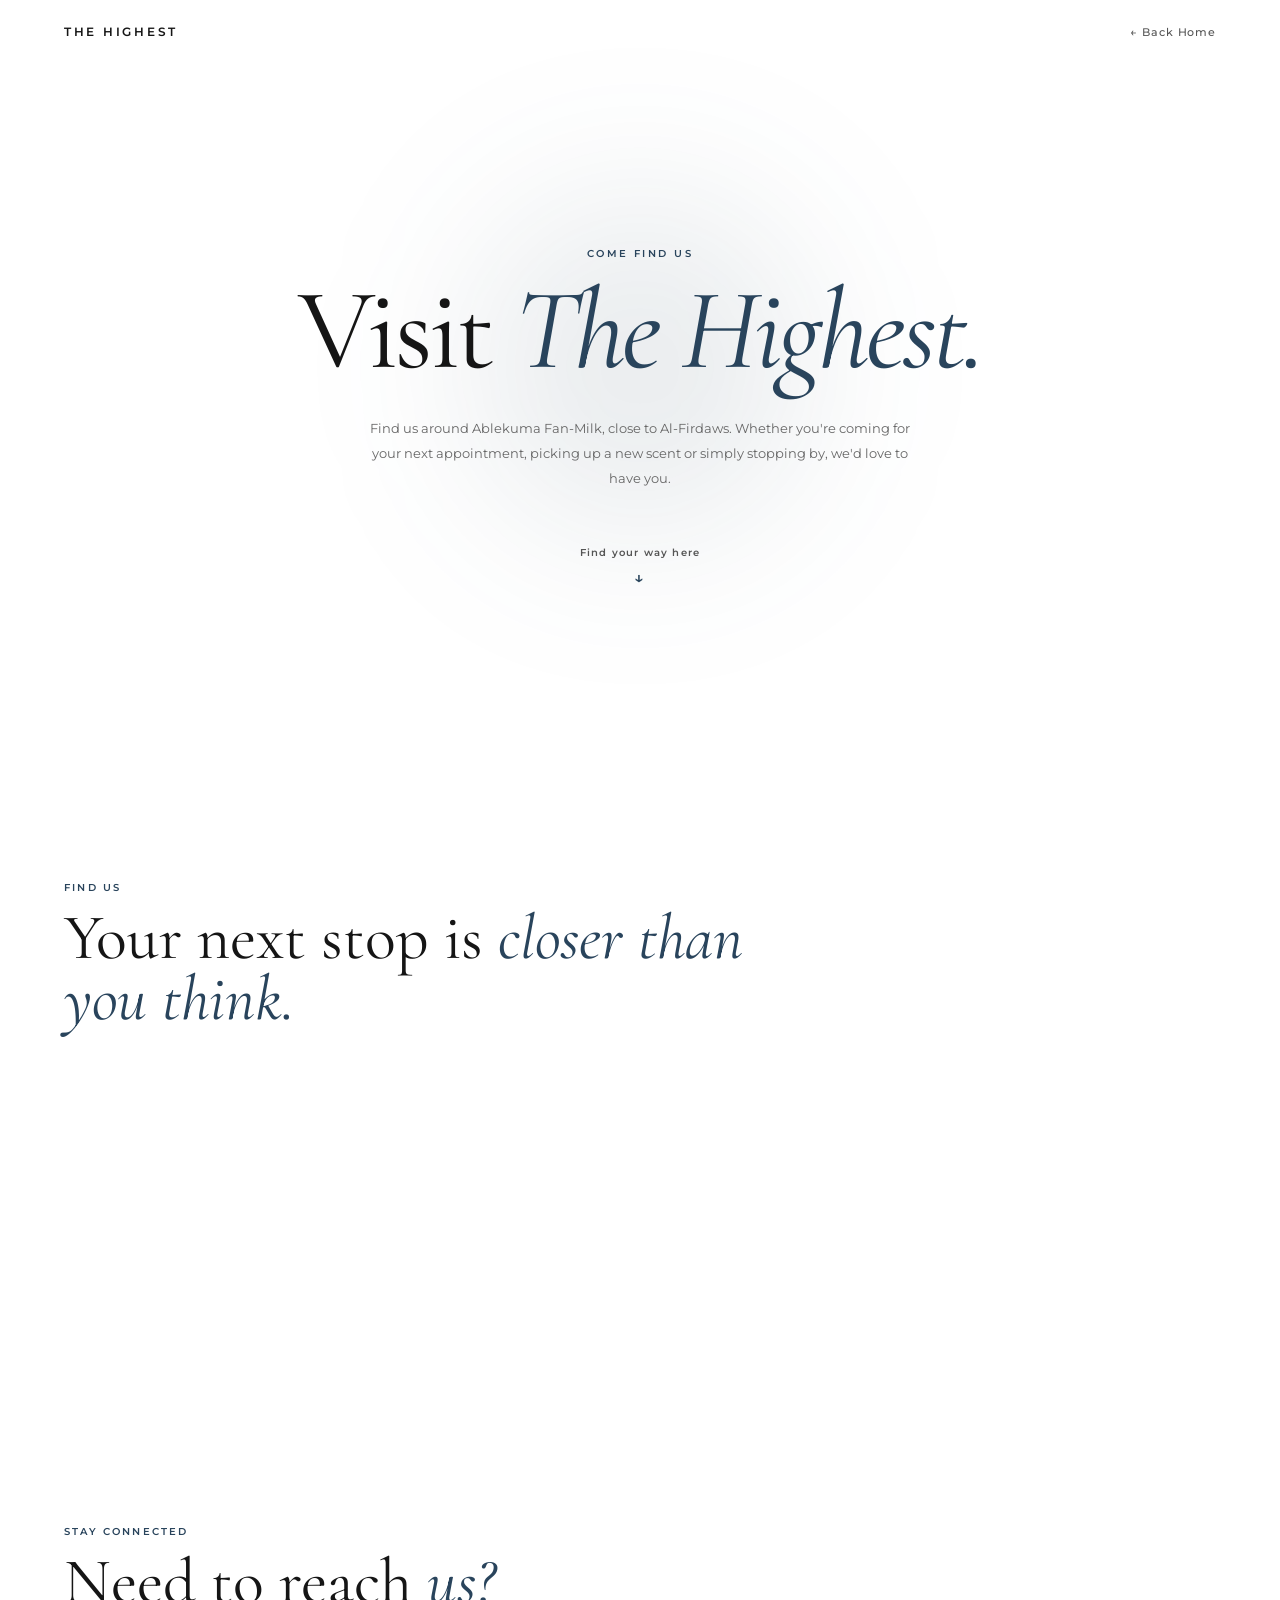
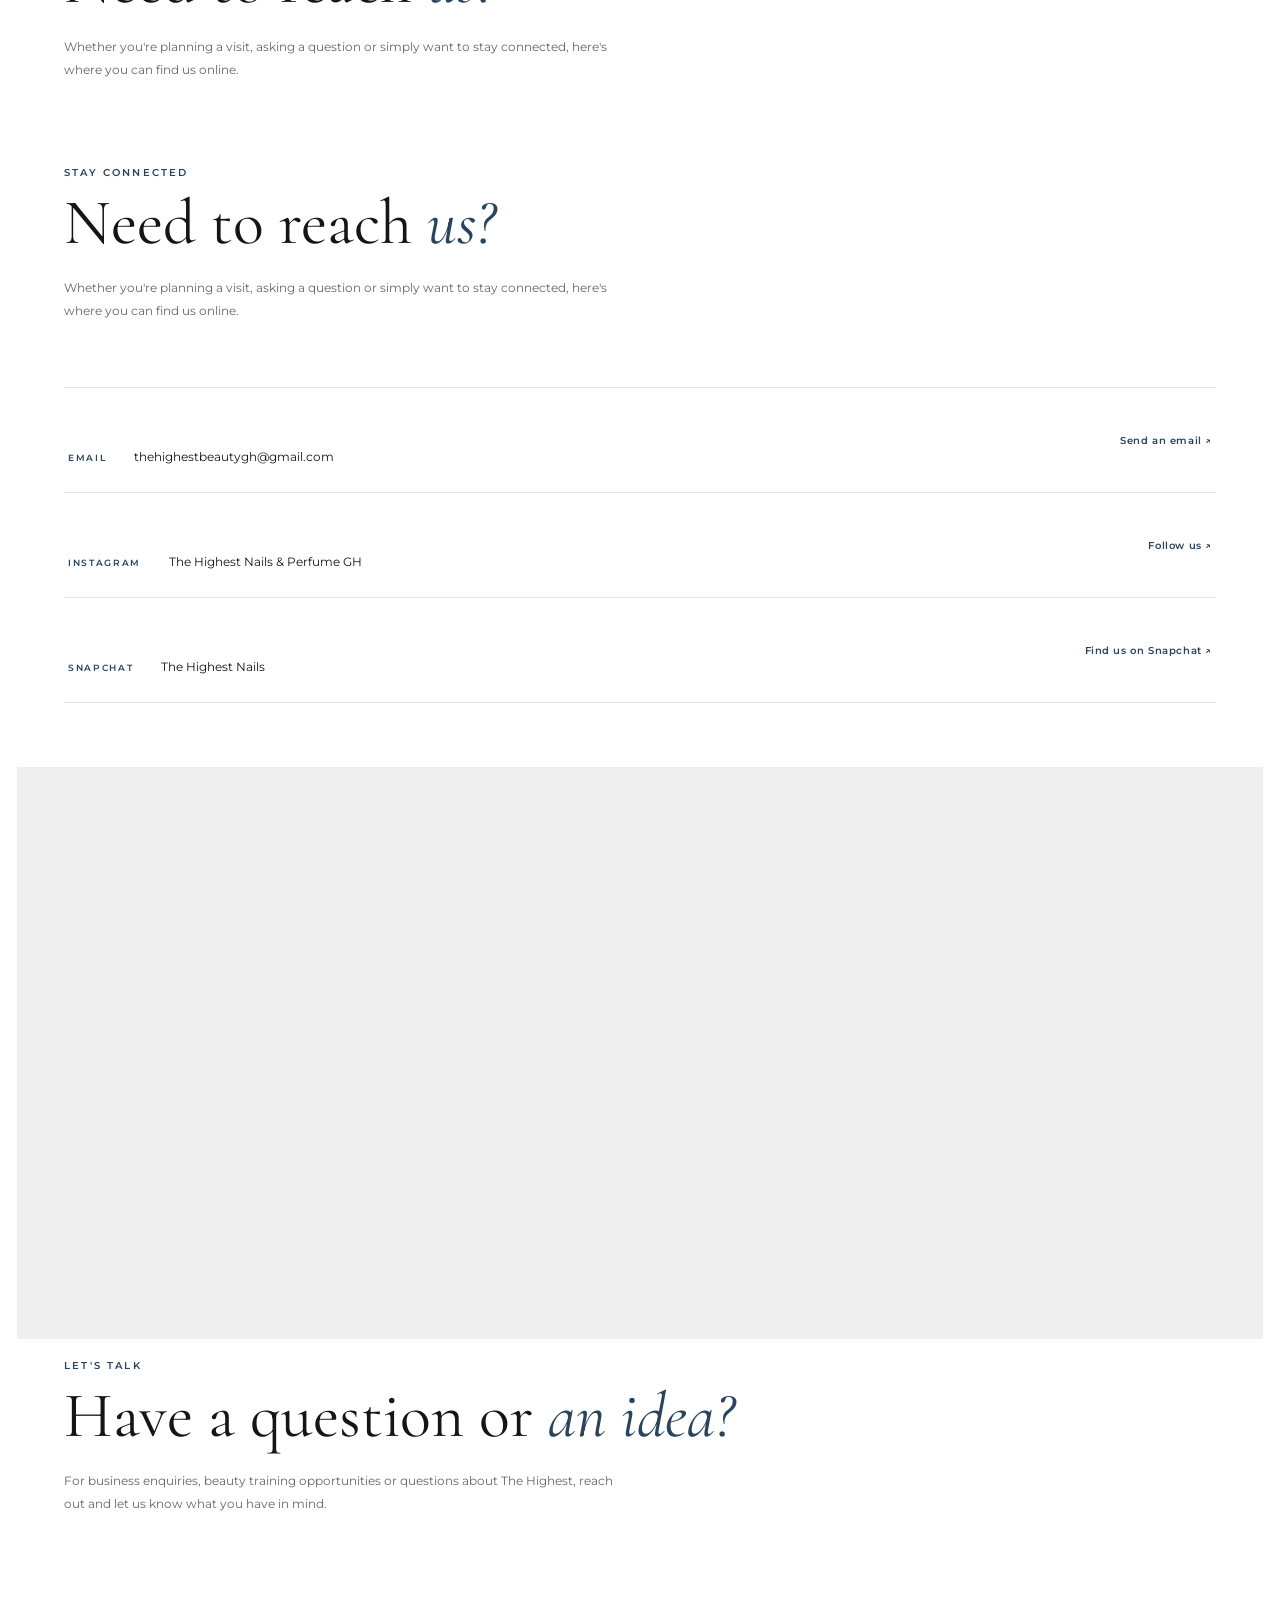
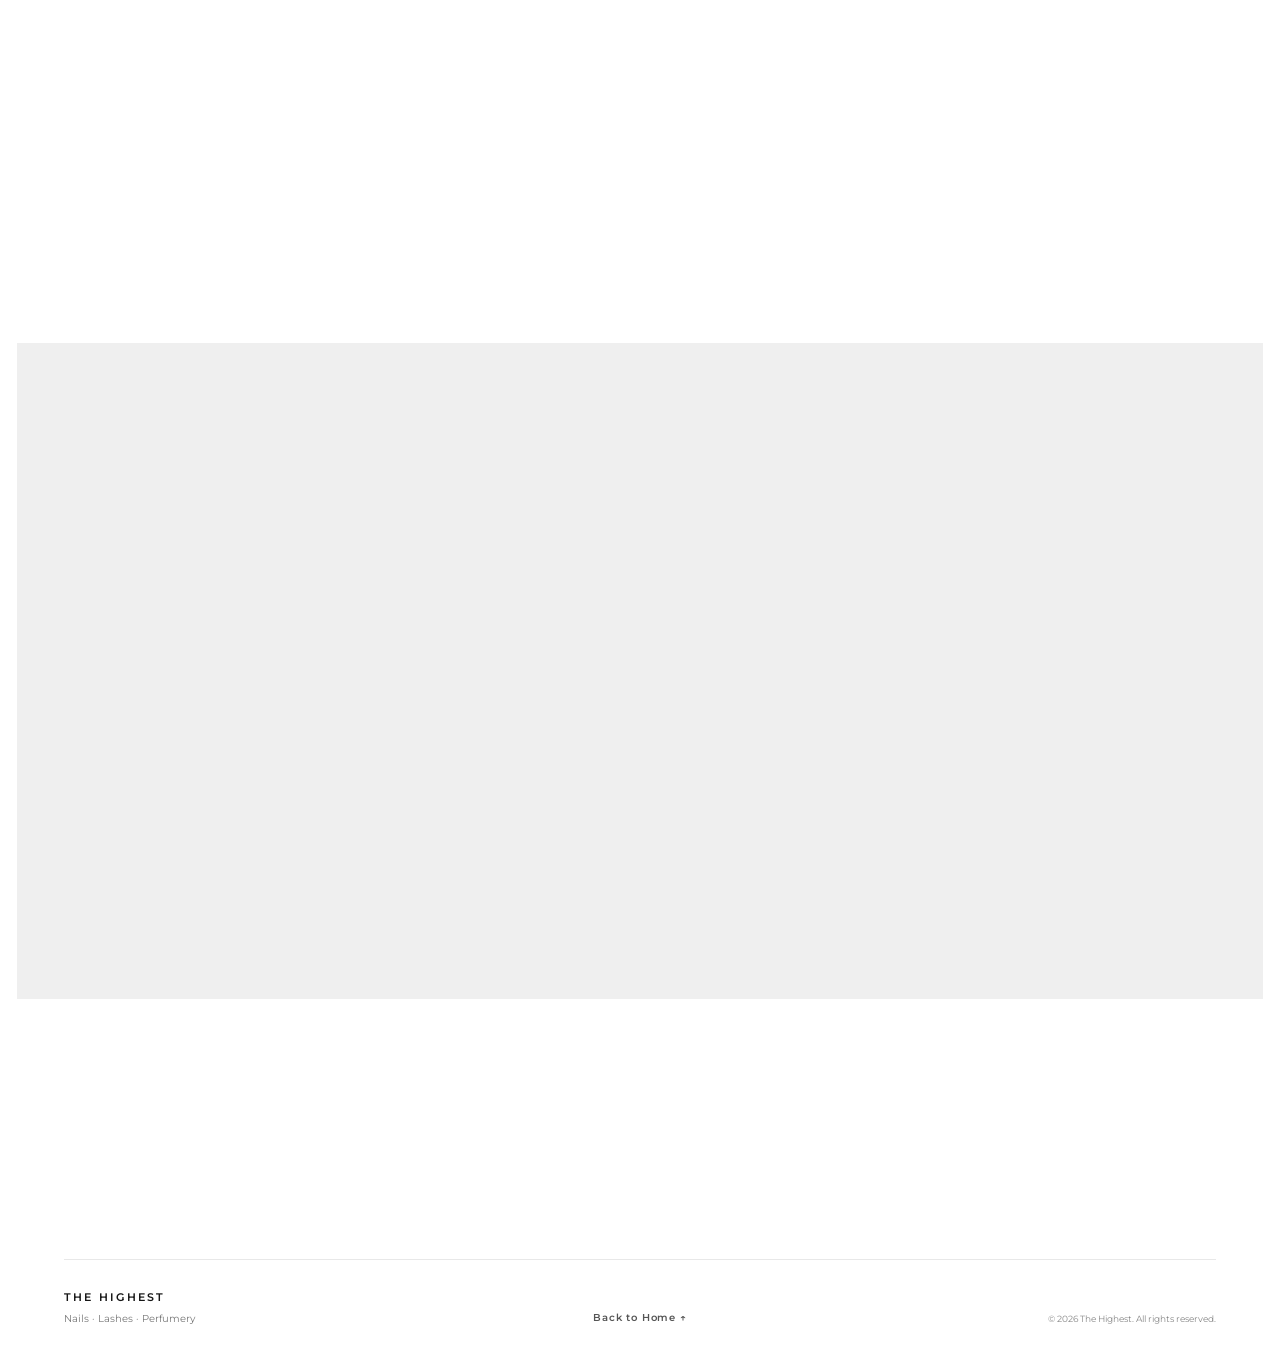
<file: visit.html>
<!DOCTYPE html>
<html lang="en">
<head>
    <meta charset="UTF-8">
    <meta name="viewport" content="width=device-width, initial-scale=1.0">

    <title>Visit Us | The Highest</title>

    <link rel="stylesheet" href="visit.css">

    <link rel="preconnect" href="https://fonts.googleapis.com">
    <link rel="preconnect" href="https://fonts.gstatic.com" crossorigin>

    <link href="https://fonts.googleapis.com/css2?family=Cormorant+Garamond:ital,wght@0,400;0,500;0,600;1,400;1,500&family=Montserrat:wght@400;500;600&display=swap" rel="stylesheet">
</head>

<body>

    <!-- HEADER -->
    <header class="visit-header">

        <a href="index.html" class="visit-logo">
            THE HIGHEST
        </a>

        <a href="index.html" class="back-home">
            ← Back Home
        </a>

    </header>


    <!-- HERO -->
    <main>

        <section class="visit-hero">

            <p class="visit-eyebrow">
                COME FIND US
            </p>

            <h1>
                Visit <em>The Highest.</em>
            </h1>

            <p class="visit-intro">
                Find us around Ablekuma Fan-Milk, close to Al-Firdaws.
                Whether you're coming for your next appointment,
                picking up a new scent or simply stopping by,
                we'd love to have you.
            </p>

            <a href="#location" class="visit-scroll">
                Find your way here
                <span>↓</span>
            </a>

        </section>


        <!-- LOCATION -->
        <section class="location-section" id="location">

            <div class="location-heading">

                <p class="small-label">
                    FIND US
                </p>

                <h2>
                    Your next stop is
                    <em>closer than you think.</em>
                </h2>

            </div>


            <div class="location-layout">

                <!-- LOCATION CARD -->
                <div class="location-card">

                    <span class="location-number">
                        01
                    </span>

                    <p class="location-label">
                        OUR LOCATION
                    </p>

                    <h3>
                        Ablekuma Fan-Milk
                    </h3>

                    <p class="location-address">
                        Near Al-Firdaws
                    </p>

                    <p class="location-note">
                        For the easiest arrival, use the directions
                        link below and follow the location from your
                        current position.
                    </p>

                    <a
    href="https://www.google.com/maps/search/?api=1&query=JPF2%2BCMX%2C%20Ablekuma%20Fan-Milk%2C%20Ghana"
    class="directions-button"
    target="_blank"
    rel="noopener"
>
    Get Directions ↗
</a>

                </div>


                <!-- VIDEO -->
                <div class="visit-video">

                    <video
                        autoplay
                        muted
                        loop
                        playsinline
                        preload="metadata"
                    >
                        <source
                            src="0e5d7c50-d9fa-49ab-8d83-80400d16b97c.mov"
                            type="video/quicktime"
                        >
                    </video>

                </div>

            </div>
                      <!-- CONTACT -->
            <section class="contact-section">

                <div class="contact-heading">

                    <p class="small-label">
                        STAY CONNECTED
                    </p>

                    <h2>
                        Need to reach
                        <em>us?</em>
                    </h2>

                    <p class="section-intro">
                        Whether you're planning a visit, asking a question
                        or simply want to stay connected, here's where
                        you can find us online.
                    </p>

                </div>


        

                    <!-- CONTACT -->
<section class="contact-section">

    <div class="contact-heading">

        <p class="small-label">
            STAY CONNECTED
        </p>

        <h2>
            Need to reach
            <em>us?</em>
        </h2>

        <p class="section-intro">
            Whether you're planning a visit, asking a question
            or simply want to stay connected, here's where
            you can find us online.
        </p>

    </div>


    <div class="contact-list">

        <!-- EMAIL -->
        <div class="contact-line">

            <div class="contact-info">

                <span class="contact-type">
                    EMAIL
                </span>

                <span class="contact-detail">
                    thehighestbeautygh@gmail.com
                </span>

            </div>

            <a
                href="mailto:thehighestbeautygh@gmail.com"
                class="contact-action"
            >
                Send an email ↗
            </a>

        </div>


        <!-- INSTAGRAM -->
        <div class="contact-line">

            <div class="contact-info">

                <span class="contact-type">
                    INSTAGRAM
                </span>

                <span class="contact-detail">
                    The Highest Nails &amp; Perfume GH
                </span>

            </div>

            <a
                href="#"
                class="contact-action"
            >
                Follow us ↗
            </a>

        </div>


        <!-- SNAPCHAT -->
        <div class="contact-line">

            <div class="contact-info">

                <span class="contact-type">
                    SNAPCHAT
                </span>

                <span class="contact-detail">
                    The Highest Nails
                </span>

            </div>

            <a
                href="#"
                class="contact-action"
            >
                Find us on Snapchat ↗
            </a>

        </div>

    </div>

</section>


            <!-- BEFORE YOU COME -->
            <section class="before-section">

                <div class="before-glass">

                    <p class="small-label">
                        BEFORE YOU COME
                    </p>

                    <h2>
                        A little planning goes
                        <em>a long way.</em>
                    </h2>

                    <p>
                        If you're coming for an appointment, learning
                        opportunity or simply stopping by, feel free to
                        reach out beforehand so we can point you in the
                        right direction.
                    </p>

                </div>

            </section>
                      <!-- BUSINESS ENQUIRIES -->
            <section class="enquiries-section">

                <div class="enquiries-heading">

                    <p class="small-label">
                        LET'S TALK
                    </p>

                    <h2>
                        Have a question or
                        <em>an idea?</em>
                    </h2>

                    <p>
                        For business enquiries, beauty training
                        opportunities or questions about The Highest,
                        reach out and let us know what you have in mind.
                    </p>

                </div>


                <div class="enquiries-grid">

                    <!-- BUSINESS -->
                    <a
                        href="mailto:thehighestbeautygh@gmail.com?subject=Business%20Enquiry"
                        class="enquiry-card"
                    >

                        <span class="enquiry-number">
                            01
                        </span>

                        <span class="enquiry-label">
                            BUSINESS ENQUIRIES
                        </span>

                        <h3>
                            Let's discuss
                            your idea.
                        </h3>

                        <span class="enquiry-action">
                            Get in touch ↗
                        </span>

                    </a>


                    <!-- TRAINING -->
                    <a
                        href="mailto:thehighestbeautygh@gmail.com?subject=Beauty%20Training%20Enquiry"
                        class="enquiry-card"
                    >

                        <span class="enquiry-number">
                            02
                        </span>

                        <span class="enquiry-label">
                            LEARN WITH US
                        </span>

                        <h3>
                            Interested in
                            learning beauty skills?
                        </h3>

                        <span class="enquiry-action">
                            Ask about training ↗
                        </span>

                    </a>


                    <!-- JOB APPLICATION -->
                    <a
                        href="mailto:thehighestbeautygh@gmail.com?subject=Shop%20Assistant%20Application"
                        class="enquiry-card"
                    >

                        <span class="enquiry-number">
                            03
                        </span>

                        <span class="enquiry-label">
                            WORK WITH US
                        </span>

                        <h3>
                            Shop assistant
                            opportunities.
                        </h3>

                        <span class="enquiry-action">
                            Apply by email ↗
                        </span>

                    </a>

                </div>

            </section>


            <!-- CLOSING CTA -->
            <section class="visit-closing">

                <div class="visit-closing-glass">

                    <p class="small-label">
                        SEE YOU SOON
                    </p>

                    <h2>
                        Your next little
                        <em>moment awaits.</em>
                    </h2>

                    <p>
                        Nails, lashes, fragrance or simply a reason
                        to stop by — we'd be happy to welcome you
                        to The Highest.
                    </p>

                    <a
                        href="mailto:thehighestbeautygh@gmail.com?subject=The%20Highest%20Enquiry"
                        class="visit-button"
                    >
                        Contact The Highest ↗
                    </a>

                </div>

            </section>


        </main>


        <!-- FOOTER -->
        <footer class="visit-footer">

            <div class="footer-brand">

                <span>
                    THE HIGHEST
                </span>

                <p>
                    Nails · Lashes · Perfumery
                </p>

            </div>


            <a
                href="index.html"
                class="footer-home"
            >
                Back to Home ↑
            </a>


            <p class="footer-copy">
                © 2026 The Highest. All rights reserved.
            </p>

        </footer>


</body>
</html>
</file>
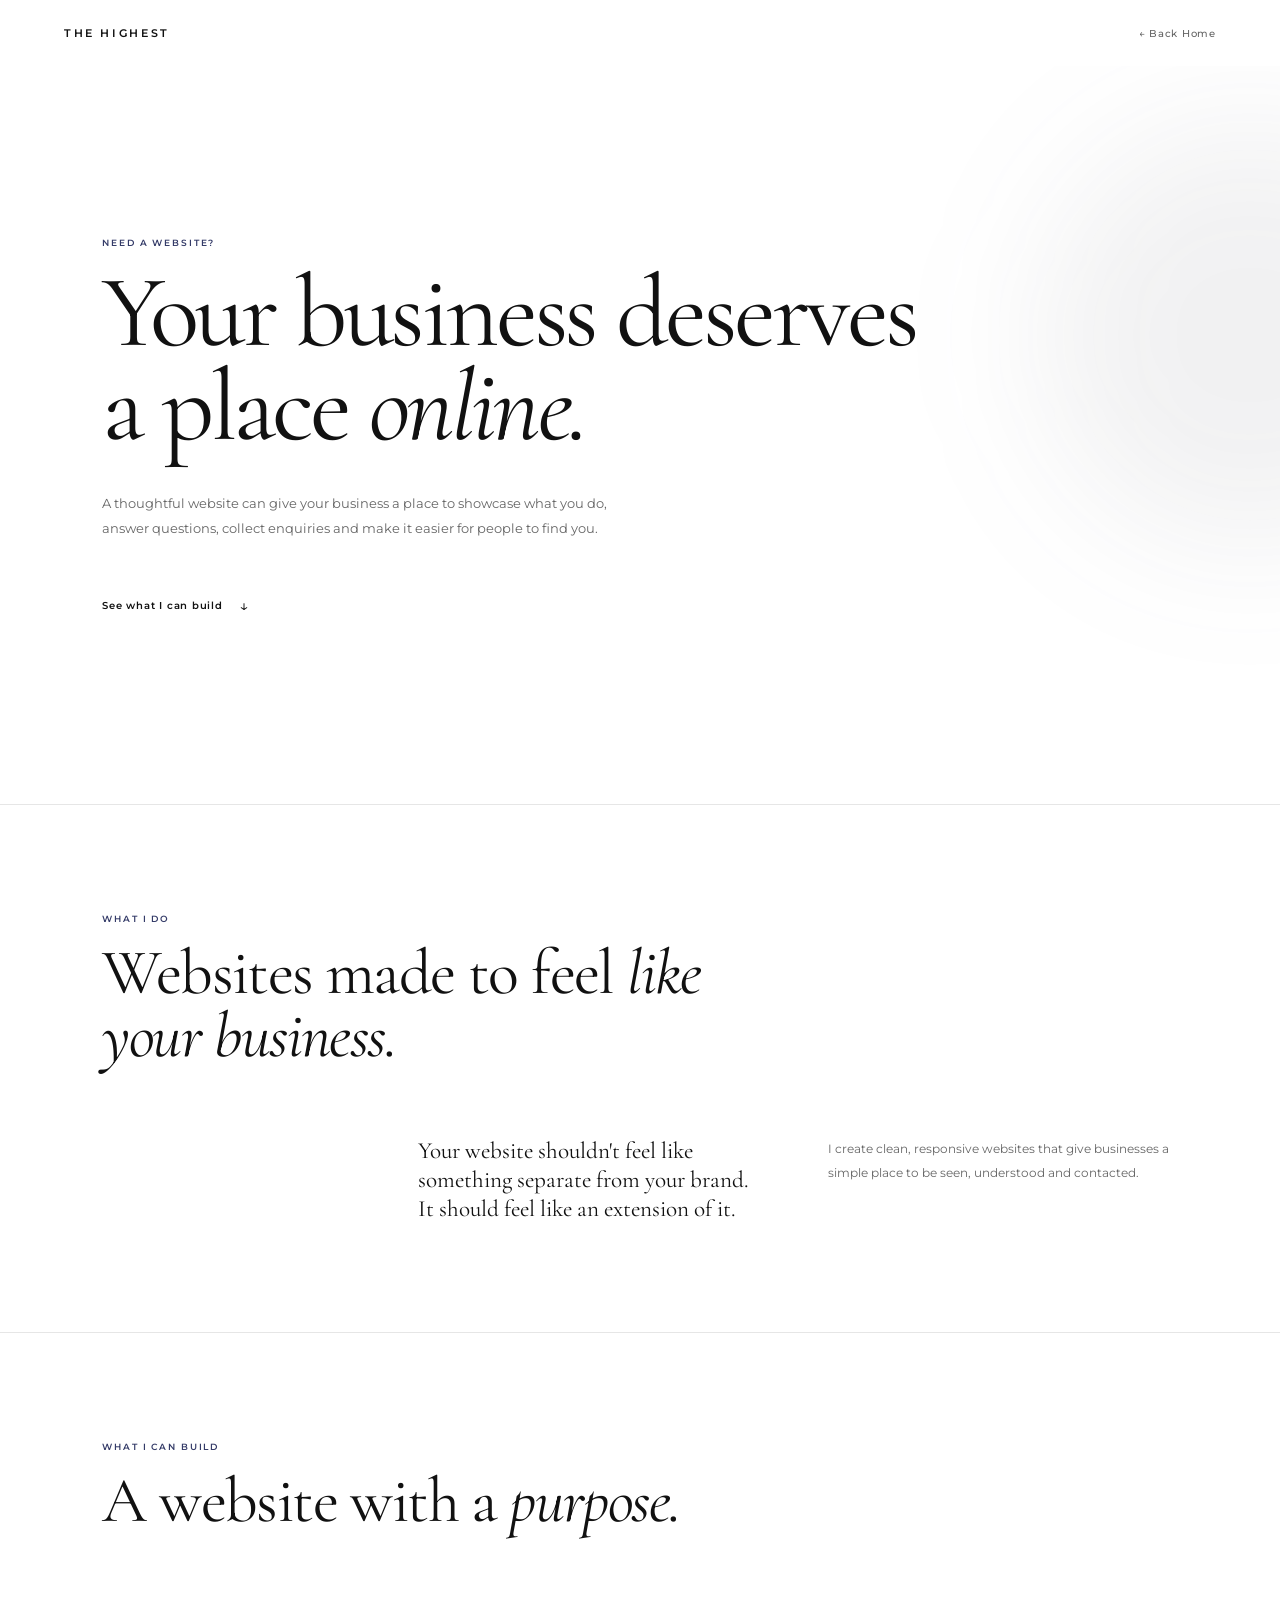
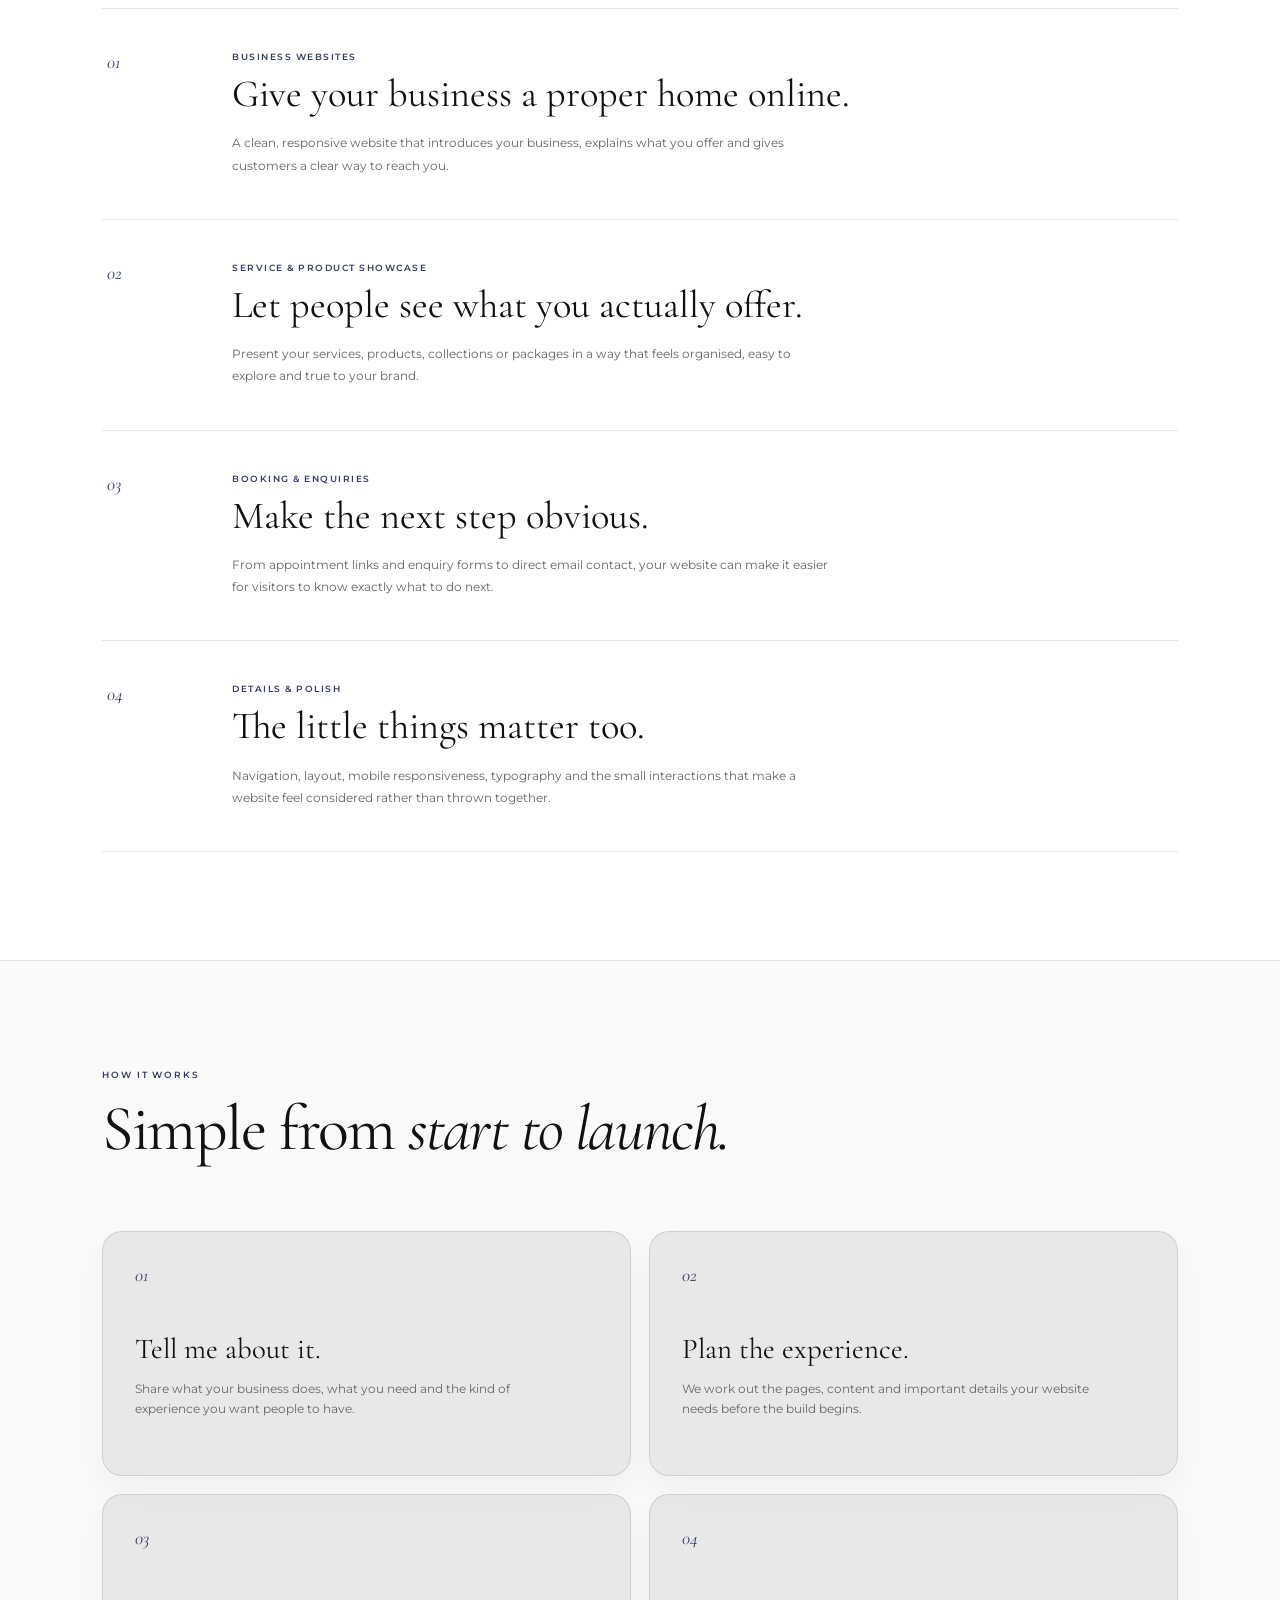
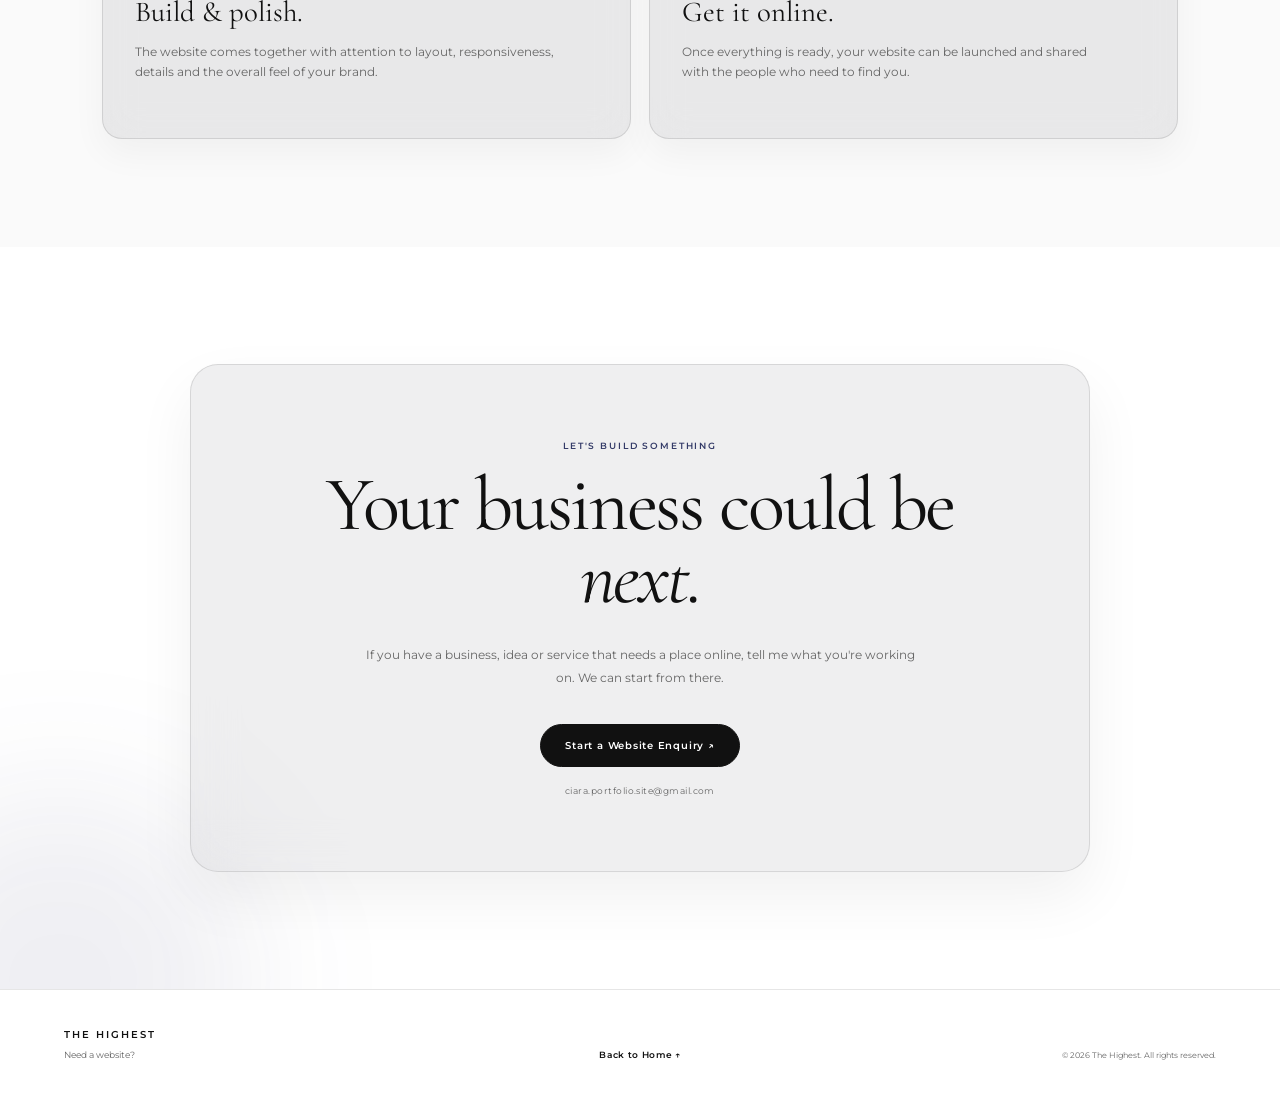
<file: website.html>
<!DOCTYPE html>
<html lang="en">

<head>

    <meta charset="UTF-8">

    <meta
        name="viewport"
        content="width=device-width, initial-scale=1.0"
    >

    <title>Need a Website? | The Highest</title>

    <link
        rel="stylesheet"
        href="website.css"
    >

    <link
        rel="preconnect"
        href="https://fonts.googleapis.com"
    >

    <link
        rel="preconnect"
        href="https://fonts.gstatic.com"
        crossorigin
    >

    <link
        href="https://fonts.googleapis.com/css2?family=Cormorant+Garamond:ital,wght@0,400;0,500;0,600;1,400;1,500&family=Montserrat:wght@400;500;600&display=swap"
        rel="stylesheet"
    >

</head>


<body>


    <!-- HEADER -->

    <header class="website-header">

        <a
            href="index.html"
            class="website-logo"
        >
            THE HIGHEST
        </a>


        <a
            href="index.html"
            class="back-home"
        >
            ← Back Home
        </a>

    </header>



    <!-- HERO -->

    <main>

        <section class="website-hero">

            <p class="website-eyebrow">
                NEED A WEBSITE?
            </p>


            <h1>
                Your business
                deserves a place
                <em>online.</em>
            </h1>


            <p class="website-intro">
                A thoughtful website can give your business a place
                to showcase what you do, answer questions, collect
                enquiries and make it easier for people to find you.
            </p>


            <a
                href="#services"
                class="website-scroll"
            >
                See what I can build
                <span>↓</span>
            </a>

        </section>



        <!-- INTRO -->

        <section
            class="website-intro-section"
            id="services"
        >

            <div class="website-section-heading">

                <p class="small-label">
                    WHAT I DO
                </p>


                <h2>
                    Websites made to feel
                    <em>like your business.</em>
                </h2>

            </div>


            <div class="website-statement">

                <p>
                    Your website shouldn't feel like something
                    separate from your brand. It should feel like
                    an extension of it.
                </p>

                <p>
                    I create clean, responsive websites that give
                    businesses a simple place to be seen, understood
                    and contacted.
                </p>

            </div>


        </section>
      <section class="website-services">
    <div class="website-section-heading">
        <p class="small-label">WHAT I CAN BUILD</p>
        <h2>A website with a <em>purpose.</em></h2>
    </div>

    <div class="website-services-list">

        <article class="website-service">
            <span class="service-number">01</span>
            <div class="service-content">
                <p class="service-label">BUSINESS WEBSITES</p>
                <h3>Give your business a proper home online.</h3>
                <p>
                    A clean, responsive website that introduces your business,
                    explains what you offer and gives customers a clear way to reach you.
                </p>
            </div>
        </article>

        <article class="website-service">
            <span class="service-number">02</span>
            <div class="service-content">
                <p class="service-label">SERVICE &amp; PRODUCT SHOWCASE</p>
                <h3>Let people see what you actually offer.</h3>
                <p>
                    Present your services, products, collections or packages
                    in a way that feels organised, easy to explore and true to your brand.
                </p>
            </div>
        </article>

        <article class="website-service">
            <span class="service-number">03</span>
            <div class="service-content">
                <p class="service-label">BOOKING &amp; ENQUIRIES</p>
                <h3>Make the next step obvious.</h3>
                <p>
                    From appointment links and enquiry forms to direct email
                    contact, your website can make it easier for visitors to know
                    exactly what to do next.
                </p>
            </div>
        </article>

        <article class="website-service">
            <span class="service-number">04</span>
            <div class="service-content">
                <p class="service-label">DETAILS &amp; POLISH</p>
                <h3>The little things matter too.</h3>
                <p>
                    Navigation, layout, mobile responsiveness, typography and
                    the small interactions that make a website feel considered
                    rather than thrown together.
                </p>
            </div>
        </article>

    </div>
</section>

<section class="website-process">
    <div class="website-process-heading">
        <p class="small-label">HOW IT WORKS</p>
        <h2>Simple from <em>start to launch.</em></h2>
    </div>

    <div class="website-process-grid">

        <article class="website-process-card">
            <span>01</span>
            <h3>Tell me about it.</h3>
            <p>
                Share what your business does, what you need and the kind of
                experience you want people to have.
            </p>
        </article>

        <article class="website-process-card">
            <span>02</span>
            <h3>Plan the experience.</h3>
            <p>
                We work out the pages, content and important details your
                website needs before the build begins.
            </p>
        </article>

        <article class="website-process-card">
            <span>03</span>
            <h3>Build &amp; polish.</h3>
            <p>
                The website comes together with attention to layout,
                responsiveness, details and the overall feel of your brand.
            </p>
        </article>

        <article class="website-process-card">
            <span>04</span>
            <h3>Get it online.</h3>
            <p>
                Once everything is ready, your website can be launched and
                shared with the people who need to find you.
            </p>
        </article>

    </div>
</section>
      <section class="website-cta">
    <div class="website-cta-glass">
        <p class="small-label">LET'S BUILD SOMETHING</p>
        <h2>Your business could be <em>next.</em></h2>

        <p>
            If you have a business, idea or service that needs a place online,
            tell me what you're working on. We can start from there.
        </p>

        <a
            href="mailto:ciara.portfolio.site@gmail.com?subject=Website%20Enquiry"
            class="website-button"
        >
            Start a Website Enquiry ↗
        </a>

        <span class="website-email">
            ciara.portfolio.site@gmail.com
        </span>
    </div>
</section>

</main>

<footer class="website-footer">
    <div class="footer-brand">
        <span>THE HIGHEST</span>
        <p>Need a website?</p>
    </div>

    <a href="index.html" class="footer-home">
        Back to Home ↑
    </a>

    <p class="footer-copy">
        © 2026 The Highest. All rights reserved.
    </p>
</footer>

</body>
</html>
</file>
<file: style.css>
/* =========================================================
   THE HIGHEST — SHARED FOUNDATION + HOME PAGE
   Home redesign: editorial black / white direction
   Other page CSS begins below the NAILS PAGE section and is
   intentionally preserved.
   ========================================================= */

*{
    margin:0;
    padding:0;
    box-sizing:border-box;
}

html{
    scroll-behavior:smooth;
}

body{
    font-family:"Montserrat",Arial,sans-serif;
    background:#fff;
    color:#222;
    line-height:1.7;
}

body.home-page.menu-open{
    overflow:hidden;
}

/* ---------- HOME HEADER ---------- */

body.home-page > header{
    position:relative;
    z-index:1000;
    width:100%;
    min-height:74px;
    display:grid;
    grid-template-columns:1fr auto 1fr;
    align-items:center;
    padding:14px 28px;
    background:rgba(255,255,255,.96);
    border-bottom:1px solid #e5e5e5;
}

body.home-page .brand{
    justify-self:center;
    display:flex;
    align-items:center;
    text-decoration:none;
}

body.home-page .logo{
    width:62px;
    height:auto;
    display:block;
    object-fit:contain;
}

body.home-page .header-left,
body.home-page .header-actions{
    display:flex;
    align-items:center;
}

body.home-page .header-left{
    justify-self:start;
}

body.home-page .header-actions{
    justify-self:end;
    gap:18px;
}

body.home-page .menu-btn,
body.home-page .search-btn{
    width:20px;
    height:20px;
    display:inline-flex;
    align-items:center;
    justify-content:center;
    padding:0;
    border:0;
    border-radius:0;
    background:transparent;
    color:#111;
    cursor:pointer;
}

body.home-page .menu-btn:hover,
body.home-page .search-btn:hover{
    background:transparent;
    transform:none;
}

body.home-page .menu-mark{
    width:20px;
    height:12px;
    display:flex;
    flex-direction:column;
    justify-content:space-between;
}

body.home-page .menu-mark span{
    width:20px;
    height:1.3px;
    background:#111;
    display:block;
}

body.home-page .search-btn svg{
    width:17px;
    height:17px;
}

/* ---------- HOME MENU ---------- */

body.home-page .overlay{
    position:fixed;
    inset:0;
    background:rgba(0,0,0,.22);
    opacity:0;
    visibility:hidden;
    transition:opacity .3s ease,visibility .3s ease;
    z-index:998;
}

body.home-page .overlay.active{
    opacity:1;
    visibility:visible;
}

body.home-page .side-menu{
    position:fixed;
    top:50%;
    right:16px;
    width:min(292px,78vw);
    height:min(600px,calc(100dvh - 72px));
    max-height:calc(100dvh - 72px);
    padding:24px 24px 26px;
    display:flex;
    flex-direction:column;
    gap:1px;
    background:rgba(35,35,35,.66);
    backdrop-filter:blur(24px);
    -webkit-backdrop-filter:blur(24px);
    border-radius:22px;
    border:1px solid rgba(255,255,255,.16);
    box-shadow:0 22px 55px rgba(0,0,0,.24);
    overflow-y:auto;
    overscroll-behavior:contain;
    -webkit-overflow-scrolling:touch;
    transform:translate(120%,-50%);
    transition:transform .35s ease;
    z-index:9999;
}

body.home-page .side-menu.active{
    transform:translate(0,-50%);
}

body.home-page .side-menu a{
    display:block;
    padding:9px 0;
    margin:1px 0;
    color:#fff !important;
    font-family:"Cormorant Garamond",serif;
    font-size:20px !important;
    font-weight:500;
    letter-spacing:.5px;
    text-decoration:none;
    transition:padding-left .2s ease,color .2s ease;
}

body.home-page .side-menu a:hover{
    padding-left:7px;
    color:#ddd !important;
}

body.home-page .close-btn{
    align-self:flex-end;
    width:30px;
    height:30px;
    margin:0 0 18px;
    padding:0;
    border:0;
    background:transparent !important;
    color:#fff !important;
    font-size:27px !important;
    font-weight:300;
    cursor:pointer;
}

/* ---------- HOME SEARCH ---------- */

body.home-page .search-overlay{
    position:fixed;
    inset:0;
    display:flex;
    align-items:flex-start;
    justify-content:center;
    padding:100px 20px 30px;
    background:rgba(255,255,255,.96);
    opacity:0;
    visibility:hidden;
    pointer-events:none;
    transition:opacity .25s ease,visibility .25s ease;
    z-index:10000;
}

body.home-page .search-overlay.active{
    opacity:1;
    visibility:visible;
    pointer-events:auto;
}

body.home-page .search-panel{
    position:relative;
    width:min(620px,100%);
    padding:32px;
    background:#fff;
    border:1px solid #ddd;
    box-shadow:0 18px 55px rgba(0,0,0,.12);
}

body.home-page .search-panel h2{
    margin:0 0 20px;
    font-family:"Cormorant Garamond",serif;
    font-size:38px;
    font-weight:500;
    color:#111;
}

body.home-page .search-close{
    position:absolute;
    top:12px;
    right:15px;
    width:34px;
    height:34px;
    border:0;
    background:transparent;
    color:#111;
    font-size:27px;
    cursor:pointer;
}

body.home-page #siteSearchInput{
    display:block;
    width:100%;
    padding:14px 0;
    border:0;
    border-bottom:1px solid #111;
    border-radius:0;
    outline:0;
    font-family:"Montserrat",sans-serif;
    font-size:14px;
}

body.home-page #searchResults{
    margin-top:20px;
}

body.home-page .search-result{
    display:flex;
    flex-direction:column;
    gap:2px;
    padding:14px 0;
    margin-bottom:2px;
    border-bottom:1px solid #e5e5e5;
    background:transparent;
    color:#111;
    text-decoration:none;
}

body.home-page .search-result:hover{
    background:transparent;
    transform:none;
}

body.home-page .search-result strong{
    font-family:"Cormorant Garamond",serif;
    font-size:25px;
    font-weight:500;
}

body.home-page .search-result span{
    font-family:"Montserrat",sans-serif;
    font-size:11px;
    color:#666;
}

/* ---------- HOME HERO ---------- */

body.home-page .hero{
    width:min(1160px,calc(100% - 56px));
    margin:0 auto;
    padding:72px 0 65px;
    display:grid;
    grid-template-columns:minmax(0,1fr) minmax(320px,470px);
    align-items:center;
    gap:clamp(52px,8vw,105px);
    text-align:left;
    background:#fff;
}

body.home-page .hero-content{
    max-width:560px;
}

body.home-page .hero-tag{
    display:block;
    margin-bottom:28px;
    padding:0;
    background:transparent;
    color:#666;
    border:0;
    border-radius:0;
    font-family:"Montserrat",sans-serif;
    font-size:10px;
    font-weight:500;
    letter-spacing:2.8px;
    text-transform:uppercase;
}

body.home-page .hero-brand{
    display:flex;
    align-items:flex-start;
    gap:17px;
    margin:0 0 25px;
}

body.home-page .hero-line{
    width:1px;
    min-width:1px;
    height:67px;
    margin-top:4px;
    background:#111;
}

body.home-page .brand-text h1{
    margin:0;
    font-family:"Cormorant Garamond",serif;
    font-size:clamp(39px,5vw,63px);
    font-weight:500;
    line-height:.88;
    letter-spacing:-.5px;
    color:#111;
}

body.home-page .brand-text h1 + h1{
    margin-top:5px;
    font-size:clamp(24px,3vw,38px);
    letter-spacing:.2px;
}

body.home-page .hero-message-box{
    max-width:510px;
    margin:0;
    padding:0;
    background:transparent;
    border:0;
    border-radius:0;
    box-shadow:none;
    backdrop-filter:none;
}

body.home-page .hero-message-box h1{
    margin:0 0 10px;
    font-family:"Cormorant Garamond",serif;
    font-size:clamp(48px,5.4vw,72px);
    font-weight:500;
    line-height:.92;
    letter-spacing:-.8px;
    color:#111;
}

body.home-page .hero-message-box p{
    margin:0;
    max-width:490px;
    font-family:"Montserrat",sans-serif;
    font-size:12px;
    font-weight:400;
    line-height:1.8;
    color:#555;
    text-align:left;
}

body.home-page .hero-buttons{
    display:flex;
    align-items:center;
    gap:30px;
    margin:24px 0 0;
    flex-wrap:wrap;
}

body.home-page .hero-text-link{
    display:inline-flex;
    align-items:center;
    gap:8px;
    padding:0 0 6px;
    border-bottom:1px solid #111;
    color:#111 !important;
    font-family:"Montserrat",sans-serif;
    font-size:10px;
    font-weight:600;
    letter-spacing:1.15px;
    text-transform:uppercase;
    text-decoration:none !important;
    transition:opacity .2s ease,transform .2s ease;
}

body.home-page .hero-text-link svg{
    width:13px;
    height:13px;
    fill:none;
    stroke:currentColor;
    stroke-width:1.5;
    stroke-linecap:round;
    stroke-linejoin:round;
}

body.home-page .hero-text-link:hover{
    opacity:.62;
    transform:translateY(-1px);
}

body.home-page .quote-box{
    display:none;
}

body.home-page .hero-slider{
    position:relative;
    width:100%;
    height:auto;
    aspect-ratio:4 / 5;
    overflow:hidden;
    border-radius:0;
    background:#f3f3f3;
}

body.home-page .slide{
    position:absolute;
    inset:0;
    display:block;
    width:100%;
    height:100%;
    opacity:0;
    visibility:hidden;
    transition:opacity .75s ease;
}

body.home-page .slide.active{
    opacity:1;
    visibility:visible;
}

body.home-page .slide img{
    width:100%;
    height:100%;
    display:block;
    object-fit:cover;
    border-radius:0;
    animation:none;
}

body.home-page .slide-caption{
    position:absolute;
    left:18px;
    bottom:17px;
    padding:8px 12px;
    background:rgba(255,255,255,.92);
    font-family:"Montserrat",sans-serif;
    font-size:9px;
    letter-spacing:1.7px;
    text-transform:uppercase;
    color:#111;
}

body.home-page .slider-dots{
    display:flex;
    justify-content:flex-start;
    align-items:center;
    gap:8px;
    margin:16px 0 0;
}

body.home-page .dot{
    width:26px;
    height:1px;
    padding:0;
    border:0;
    border-radius:0;
    background:#c8c8c8;
    cursor:pointer;
    transition:width .3s ease,background .3s ease;
}

body.home-page .dot.active{
    width:45px;
    background:#111;
    transform:none;
}

/* ---------- HOME DIVIDER ---------- */

body.home-page .section-divider{
    width:min(1160px,calc(100% - 56px));
    height:1px;
    margin:0 auto;
    display:block;
    background:#e3e3e3;
}

body.home-page .divider-line,
body.home-page .divider-badge{
    display:none;
}

/* ---------- HOME INTRO ---------- */

body.home-page .home-intro{
    width:min(900px,calc(100% - 56px));
    margin:0 auto;
    padding:92px 0 86px;
    text-align:center;
}

body.home-page .home-eyebrow{
    margin:0 0 17px;
    font-family:"Montserrat",sans-serif;
    font-size:9px;
    font-weight:600;
    letter-spacing:2.6px;
    text-transform:uppercase;
    color:#777;
}

body.home-page .editorial-heading{
    margin:0;
    font-family:"Cormorant Garamond",serif;
    font-size:clamp(40px,5vw,65px);
    font-weight:500;
    line-height:.98;
    color:#111;
}

body.home-page .home-intro p:last-child{
    max-width:590px;
    margin:21px auto 0;
    font-family:"Montserrat",sans-serif;
    font-size:12px;
    line-height:1.85;
    color:#555;
}

/* ---------- HOME CATEGORIES ---------- */

body.home-page .home-services{
    width:min(1160px,calc(100% - 56px));
    margin:0 auto;
    padding:0 0 95px;
}

body.home-page .category-feature{
    display:grid;
    grid-template-columns:minmax(0,1fr) minmax(0,1fr);
    align-items:center;
    gap:clamp(40px,7vw,100px);
    padding:55px 0;
    border-top:1px solid #e3e3e3;
}

body.home-page .category-feature:nth-child(even){
    direction:rtl;
}

body.home-page .category-feature:nth-child(even) > *{
    direction:ltr;
}

body.home-page .category-image{
    width:100%;
    aspect-ratio:4 / 3;
    overflow:hidden;
    background:#f2f2f2;
}

body.home-page .category-image img{
    width:100%;
    height:100%;
    display:block;
    object-fit:cover;
}

body.home-page .category-info{
    max-width:430px;
}

body.home-page .category-number{
    display:block;
    margin-bottom:16px;
    font-family:"Montserrat",sans-serif;
    font-size:9px;
    font-weight:600;
    letter-spacing:2.2px;
    color:#777;
}

body.home-page .category-info h3{
    margin:0;
    font-family:"Cormorant Garamond",serif;
    font-size:clamp(43px,5vw,66px);
    font-weight:500;
    line-height:.92;
    color:#111;
}

body.home-page .category-info p{
    margin:18px 0 22px;
    font-family:"Montserrat",sans-serif;
    font-size:12px;
    line-height:1.85;
    color:#555;
}

body.home-page .editorial-link{
    display:inline-flex;
    align-items:center;
    gap:8px;
    font-family:"Montserrat",sans-serif;
    font-size:10px;
    font-weight:600;
    letter-spacing:1.5px;
    text-transform:uppercase;
    text-decoration:none;
    color:#111;
}

body.home-page .editorial-link::after{
    content:"↗";
    font-size:14px;
    font-weight:400;
}

/* ---------- HOME SUPPORTING SECTIONS ---------- */

body.home-page .home-feature-grid{
    width:min(1160px,calc(100% - 56px));
    margin:0 auto;
    padding:0 0 95px;
    display:grid;
    grid-template-columns:repeat(3,1fr);
    border-top:1px solid #e3e3e3;
}

body.home-page .feature-block{
    min-height:270px;
    padding:42px 32px 35px;
    background:#fff;
    border-right:1px solid #e3e3e3;
}

body.home-page .feature-block:last-child{
    border-right:0;
}

body.home-page .feature-block h3{
    margin:0;
    font-family:"Cormorant Garamond",serif;
    font-size:38px;
    font-weight:500;
    line-height:.98;
    color:#111;
}

body.home-page .feature-block p:not(.home-eyebrow){
    margin:17px 0 23px;
    font-family:"Montserrat",sans-serif;
    font-size:11px;
    line-height:1.85;
    color:#555;
}

body.home-page .home-visit{
    width:min(1160px,calc(100% - 56px));
    margin:0 auto;
    padding:90px 0 100px;
    display:grid;
    grid-template-columns:1fr 1fr;
    gap:70px;
    border-top:1px solid #e3e3e3;
}

body.home-page .home-visit h2{
    margin:0;
    font-family:"Cormorant Garamond",serif;
    font-size:clamp(47px,5vw,70px);
    font-weight:500;
    line-height:.9;
    color:#111;
}

body.home-page .visit-details{
    align-self:end;
}

body.home-page .visit-details p{
    margin:0 0 19px;
    font-family:"Montserrat",sans-serif;
    font-size:12px;
    line-height:1.8;
    color:#555;
}

body.home-page .visit-details strong{
    color:#111;
    font-weight:600;
}

/* ---------- HOME SOCIALS ---------- */

body.home-page .home-socials{
    width:min(1160px,calc(100% - 56px));
    margin:0 auto;
    padding:25px 0;
    display:flex;
    align-items:center;
    justify-content:center;
    gap:clamp(25px,5vw,65px);
    border-top:1px solid #e3e3e3;
    border-bottom:1px solid #e3e3e3;
}

body.home-page .home-socials a{
    width:25px;
    height:25px;
    display:inline-flex;
    align-items:center;
    justify-content:center;
    color:#222;
    text-decoration:none;
    font-size:16px;
    transition:transform .2s ease;
}

body.home-page .home-socials a:hover{
    transform:translateY(-2px);
}

/* ---------- HOME FOOTER ---------- */

body.home-page .home-footer{
    width:min(1160px,calc(100% - 56px));
    margin:0 auto;
    padding:72px 0 30px;
}

body.home-page .footer-main{
    display:grid;
    grid-template-columns:1.4fr 1fr 1fr;
    gap:50px;
    padding-bottom:60px;
}

body.home-page .footer-brand{
    margin:0;
    font-family:"Cormorant Garamond",serif;
    font-size:42px;
    font-weight:500;
    line-height:.9;
    color:#111;
}

body.home-page .footer-main h4{
    margin:0 0 16px;
    font-family:"Montserrat",sans-serif;
    font-size:9px;
    font-weight:600;
    letter-spacing:2px;
    text-transform:uppercase;
    color:#777;
}

body.home-page .footer-main a,
body.home-page .footer-main p{
    display:block;
    margin:0 0 8px;
    font-family:"Montserrat",sans-serif;
    font-size:11px;
    line-height:1.6;
    text-decoration:none;
    color:#333;
}

body.home-page .footer-bottom{
    padding-top:18px;
    border-top:1px solid #e3e3e3;
    display:flex;
    justify-content:space-between;
    gap:20px;
}

body.home-page .footer-bottom p{
    margin:0;
    font-family:"Montserrat",sans-serif;
    font-size:9px;
    letter-spacing:.4px;
    color:#777;
}

/* ---------- HOME MOBILE ---------- */

@media(max-width:900px){
    body.home-page .hero{
        grid-template-columns:1fr;
        gap:48px;
        padding-top:55px;
    }

    body.home-page .hero-content{
        max-width:650px;
    }

    body.home-page .hero-slider{
        width:min(500px,100%);
        justify-self:center;
    }

    body.home-page .home-feature-grid{
        grid-template-columns:1fr;
    }

    body.home-page .feature-block{
        border-right:0;
        border-bottom:1px solid #e3e3e3;
    }

    body.home-page .feature-block:last-child{
        border-bottom:0;
    }

    body.home-page .home-visit{
        grid-template-columns:1fr;
        gap:40px;
    }

    body.home-page .footer-main{
        grid-template-columns:1fr 1fr;
    }

    body.home-page .footer-brand{
        grid-column:1 / -1;
    }
}

@media(max-width:600px){
    body.home-page > header{
        min-height:68px;
        padding:14px 18px;
    }

    body.home-page .logo{
        width:54px;
    }

    body.home-page .header-actions{
        gap:15px;
    }

    body.home-page .menu-btn,
    body.home-page .search-btn{
        width:19px;
        height:19px;
    }

    body.home-page .menu-mark{
        width:18px;
        height:11px;
    }

    body.home-page .menu-mark span{
        width:18px;
    }

    body.home-page .search-btn svg{
        width:17px;
        height:17px;
    }

    body.home-page .side-menu{
        right:12px;
        width:min(285px,78vw);
        height:min(560px,calc(100dvh - 80px));
        max-height:calc(100dvh - 80px);
        padding:22px 22px 24px;
        border-radius:20px;
    }

    body.home-page .hero{
        width:calc(100% - 44px);
        padding:50px 0 58px;
        gap:38px;
    }

    body.home-page .hero-tag{
        margin-bottom:22px;
        font-size:9px;
        letter-spacing:2.2px;
    }

    body.home-page .hero-message-box h1{
        font-size:51px;
        letter-spacing:-.5px;
    }

    body.home-page .hero-message-box p{
        font-size:11.5px;
    }

    body.home-page .hero-buttons{
        gap:20px;
        margin-top:24px;
    }

    body.home-page .hero-text-link{
        font-size:9px;
        letter-spacing:1px;
    }

    body.home-page .home-intro,
    body.home-page .home-services,
    body.home-page .home-feature-grid,
    body.home-page .home-visit,
    body.home-page .home-socials,
    body.home-page .home-footer,
    body.home-page .section-divider{
        width:calc(100% - 44px);
    }

    body.home-page .home-intro{
        padding:72px 0 65px;
    }

    body.home-page .category-feature,
    body.home-page .category-feature:nth-child(even){
        grid-template-columns:1fr;
        direction:ltr;
        gap:30px;
        padding:42px 0;
    }

    body.home-page .category-feature:nth-child(even) > *{
        direction:ltr;
    }

    body.home-page .category-info h3{
        font-size:49px;
    }

    body.home-page .feature-block{
        min-height:0;
        padding:35px 25px;
    }

    body.home-page .home-visit{
        padding:72px 0 75px;
    }

    body.home-page .home-socials{
        gap:20px;
    }

    body.home-page .footer-main{
        grid-template-columns:1fr;
        gap:36px;
    }

    body.home-page .footer-brand{
        grid-column:auto;
    }

    body.home-page .footer-bottom{
        flex-direction:column;
    }

    body.home-page .search-overlay{
        padding-top:75px;
    }

    body.home-page .search-panel{
        padding:28px 20px;
    }
}


/* ==========================================
   NAILS PAGE
========================================== */

.nails-services{

padding:90px 8%;

background:#ffffff;

}

.section-title{

text-align:center;

max-width:700px;

margin:0 auto 60px;

}

.section-icon{

display:block;

font-size:28px;

color:#5b7bbf;

margin-bottom:12px;

}

.section-title h2{

font-family:"Cormorant Garamond",serif;

font-size:42px;

font-weight:600;

color:#111;

margin-bottom:15px;

}

.section-title p{

font-family:"Inter",sans-serif;

font-size:16px;

line-height:1.8;

color:#555;

}

.service-grid{

display:grid;

grid-template-columns:repeat(auto-fit,minmax(280px,1fr));

gap:35px;

margin-top:40px;

}

.service-card{

background:#fff;

border:1px solid #d9d9d9;

border-radius:20px;

padding:22px;

text-align:center;

transition:.35s ease;

box-shadow:0 12px 28px rgba(0,0,0,.06);

}

.service-card:hover{

transform:translateY(-8px);

box-shadow:0 18px 38px rgba(0,0,0,.12);

}

.service-card img{

width:170px;

height:170px;

object-fit:cover;

border-radius:18px;

margin-bottom:18px;

}

.service-card h3{

font-family:"Cormorant Garamond",serif;

font-size:28px;

margin-bottom:12px;

color:#111;

}

.service-card p{

font-family:"Inter",sans-serif;

font-size:15px;

line-height:1.7;

color:#555;

margin-bottom:24px;

}

.book-btn{

display:inline-block;

padding:12px 28px;

background:#5b7bbf;

color:#fff;

text-decoration:none;

border-radius:50px;

font-family:"Inter",sans-serif;

font-weight:600;

transition:.3s ease;

}

.book-btn:hover{

background:#3f5d9a;

transform:translateY(-2px);

}
/* ==========================
   NAIL THOUGHTS SECTION
========================== */

.nails-fun{

padding:80px 8%;

background:#ffffff;

}


.fun-title{

text-align:center;

margin-bottom:45px;

}


.fun-title span{

font-size:28px;

color:#5b7bbf;

}


.fun-title h2{

font-family:"Cormorant Garamond",serif;

font-size:38px;

font-weight:600;

color:#111;

margin-top:10px;

}



.fun-grid{

display:grid;

grid-template-columns:repeat(auto-fit,minmax(250px,1fr));

gap:25px;

}



.fun-card{

background:#ffffff;

border:1px solid #d9d9d9;

border-radius:18px;

padding:35px 25px;

text-align:center;

transition:.35s ease;

box-shadow:0 10px 25px rgba(0,0,0,.05);

}



.fun-card:hover{

transform:translateY(-6px);

}



.fun-card p{

font-size:26px;

color:#5b7bbf;

margin-bottom:15px;

}



.fun-card h3{

font-family:"Cormorant Garamond",serif;

font-size:24px;

font-weight:600;

line-height:1.5;

color:#222;

}
/* ==========================
   NAILS PAGE FOUNDATION
========================== */

body{

background:#ffffff;

}


.nails-hero{

display:flex;

align-items:center;

justify-content:center;

padding:90px 8%;

text-align:center;

}


.nails-hero-content{

max-width:700px;

}


.page-tag{

font-family:"Cormorant Garamond",serif;

font-size:18px;

letter-spacing:3px;

color:#5b7bbf;

}


.nails-hero h1{

font-family:"Cormorant Garamond",serif;

font-size:55px;

font-weight:600;

color:#111;

margin:20px 0;

}


.nails-hero p{

font-family:"Inter",sans-serif;

font-size:16px;

line-height:1.8;

color:#555;

}



/* SERVICES */

.nails-services{

padding:70px 8%;

}


.section-title{

text-align:center;

}


.section-title h2{

font-family:"Cormorant Garamond",serif;

font-size:42px;

}


.service-grid{

display:grid;

grid-template-columns:repeat(3,1fr);

gap:30px;

}


.service-card img{

width:100%;

height:260px;

object-fit:cover;

border-radius:18px;

}


.service-card{

background:white;

border:1px solid #ddd;

padding:25px;

text-align:center;

border-radius:20px;

}


.service-card h3{

font-family:"Cormorant Garamond",serif;

font-size:28px;

}


.service-card p{

font-family:"Inter",sans-serif;

font-size:15px;

line-height:1.7;

}


.book-btn{

display:inline-block;

background:#5b7bbf;

color:white;

padding:12px 30px;

border-radius:50px;

text-decoration:none;

}



/* MOBILE */

@media(max-width:768px){

.service-grid{

grid-template-columns:1fr;

}


.nails-hero h1{

font-size:40px;

}

}
/* ==========================
   FOOTER
========================== */

.site-footer{

background:#111;

color:white;

text-align:center;

padding:60px 8%;

margin-top:60px;

}


.site-footer h2{

font-family:"Cormorant Garamond",serif;

font-size:35px;

margin-bottom:15px;

}


.site-footer p{

font-size:15px;

line-height:1.7;

color:#ddd;

}


.footer-contact{

display:flex;

justify-content:center;

gap:25px;

flex-wrap:wrap;

margin:30px 0;

}


.footer-contact a{

color:white;

text-decoration:none;

font-size:15px;

}


.footer-contact a:hover{

color:#c8c8c8;

}


.footer-copy{

margin-top:25px;

font-size:14px;

}
/* BACK TO MENU BUTTON */

.back-btn{

display:inline-block;

background:#5b7bbf;

color:white !important;

padding:12px 28px;

border-radius:50px;

font-family:"Inter",sans-serif;

font-size:15px;

text-decoration:none;

margin-top:20px;

transition:.3s ease;

}


.back-btn:hover{

background:#405f9d;

transform:translateY(-3px);

}

/* ==========================
   LASHES PAGE
========================== */

.lashes-hero{

padding:90px 8%;

background:#ffffff;

text-align:center;

}


.lashes-hero-content{

max-width:750px;

margin:auto;

}


.section-star,
.pink-star{

display:block;

font-size:32px;

color:#e7a1b5;

margin-bottom:15px;

}


.lashes-hero h1{

font-family:"Cormorant Garamond",serif;

font-size:48px;

font-weight:600;

color:#111;

}


.lashes-hero p{

font-family:"Inter",sans-serif;

font-size:16px;

line-height:1.8;

color:#555;

margin:20px auto;

max-width:650px;

}



.lashes-section{

padding:80px 8%;

background:#ffffff;

}



.lashes-heading{

text-align:center;

margin-bottom:50px;

}


.lashes-heading h2{

font-family:"Cormorant Garamond",serif;

font-size:42px;

color:#111;

}



.lashes-heading p{

font-family:"Inter",sans-serif;

color:#555;

font-size:16px;

}



.lashes-grid{

display:grid;

grid-template-columns:repeat(auto-fit,minmax(280px,1fr));

gap:35px;

}



.lash-card{

background:#fff;

border:1px solid #f1c5d2;

border-radius:20px;

padding:22px;

text-align:center;

box-shadow:0 10px 25px rgba(0,0,0,.05);

transition:.35s ease;

}



.lash-card:hover{

transform:translateY(-8px);

}



.lash-card img{

width:170px;

height:170px;

object-fit:cover;

border-radius:18px;

margin-bottom:20px;

}



.lash-card h3{

font-family:"Cormorant Garamond",serif;

font-size:28px;

color:#111;

}



.lash-card p{

font-family:"Inter",sans-serif;

font-size:15px;

line-height:1.7;

color:#555;

}



.lash-book-btn{

display:inline-block;

margin-top:20px;

padding:12px 28px;

background:#f3b6c8;

color:white;

border-radius:50px;

text-decoration:none;

font-family:"Inter",sans-serif;

font-weight:600;

transition:.3s ease;

}



.lash-book-btn:hover{

background:#dc8da8;

transform:translateY(-3px);

}
   /* ===============================
   LASHES PAGE FINAL OVERRIDE
================================ */

/* Hero */

.lashes-hero h1{
font-family:"Cormorant Garamond",serif;
font-size:44px;
font-weight:600;
letter-spacing:1px;
color:#222;
}

.lashes-hero p{
max-width:620px;
margin:18px auto;
font-size:16px;
line-height:1.8;
}

.page-tag{
color:#e7a1b5 !important;
font-size:20px;
letter-spacing:2px;
}


/* Cards container */

.lashes-section .service-grid{
display:flex;
justify-content:center;
flex-wrap:wrap;
gap:28px;
max-width:1000px;
margin:45px auto;
}


/* Individual card */

.lashes-section .service-card{
width:290px;
background:#fff;
border:2px solid #f5d2dc;
border-radius:22px;
padding:22px;
box-shadow:0 12px 28px rgba(231,161,181,.12);
transition:.35s ease;
}

.lashes-section .service-card:hover{
transform:translateY(-8px);
box-shadow:0 18px 40px rgba(231,161,181,.20);
}


/* Images */

.lashes-section .service-card img{
width:100%;
height:240px;
object-fit:cover;
border-radius:18px;
display:block;
}


/* Headings */

.lashes-section h3{
font-family:"Cormorant Garamond",serif;
font-size:30px;
margin:18px 0 10px;
color:#222;
}


/* Paragraphs */

.lashes-section p{
font-size:15px;
line-height:1.7;
color:#666;
}


/* Book button */

.lash-book-btn{
display:inline-block;
margin-top:18px;
padding:12px 28px;
background:#efb3c6;
color:#fff !important;
text-decoration:none;
border-radius:40px;
font-weight:600;
transition:.3s ease;
}

.lash-book-btn:hover{
background:#d88ca6;
transform:translateY(-3px);
}


/* Pink accents */

.section-icon,
.fun-title span,
.fun-card p{
color:#e7a1b5 !important;
font-size:24px;
}


/* Back button */

.back-btn{
background:transparent !important;
color:#e7a1b5 !important;
border:2px solid #e7a1b5;
padding:10px 24px;
border-radius:40px;
text-decoration:none;
transition:.3s;
}

.back-btn:hover{
background:#e7a1b5 !important;
color:#fff !important;
}
/* =========================================
   FINAL HOMEPAGE POLISH
   ========================================= */

/* Center the hero slider properly */
.hero-slider {
    margin-left: auto !important;
    margin-right: auto !important;
}

/* Keep the hero balanced on larger screens */
@media (min-width: 769px) {
    .hero {
        justify-content: center !important;
        gap: 70px !important;
    }

    .hero-content {
        flex: 0 1 560px !important;
    }

    .hero-slider {
        flex: 0 0 380px !important;
    }
}

/* Give the hero a little less empty vertical space */
.hero {
    padding-top: 55px !important;
    padding-bottom: 35px !important;
}

/* Keep the image clean and centered */
.hero-slider {
    position: relative !important;
    display: block !important;
}

/* Keep the dots directly beneath the image */
.slider-dots {
    display: flex !important;
    justify-content: center !important;
    align-items: center !important;
}
   /* =========================================
   FINAL SEARCH OVERLAY
   ========================================= */

.search-overlay {
    position: fixed;
    inset: 0;
    background: rgba(0, 0, 0, 0.45);
    backdrop-filter: blur(8px);
    -webkit-backdrop-filter: blur(8px);

    display: flex;
    align-items: flex-start;
    justify-content: center;

    padding-top: 110px;

    opacity: 0;
    visibility: hidden;

    transition: .3s ease;

    z-index: 10000;
}

.search-overlay.active {
    opacity: 1;
    visibility: visible;
}


.search-box {
    position: relative;

    width: min(90%, 560px);

    background: rgba(255, 255, 255, .96);

    border: 1px solid #d5d5d5;

    border-radius: 22px;

    padding: 35px;

    box-shadow: 0 20px 60px rgba(0,0,0,.20);
}


.search-close {
    position: absolute;

    top: 15px;
    right: 18px;

    width: 35px;
    height: 35px;

    border: none;

    border-radius: 50%;

    background: #444;

    color: white;

    font-size: 22px;

    cursor: pointer;
}


.search-label {
    display: block;

    font-family: Arial, sans-serif;

    font-size: 11px;

    letter-spacing: 2px;

    color: #777;

    margin-bottom: 8px;
}


.search-box h2 {
    font-family: "Playfair Display", serif;

    font-size: 28px;

    color: #111;

    margin-bottom: 22px;
}


.site-search-input {
    width: 100%;

    height: 50px;

    padding: 0 18px;

    border: 1px solid #ccc;

    border-radius: 12px;

    outline: none;

    font-family: Arial, sans-serif;

    font-size: 15px;
}


.site-search-input:focus {
    border-color: #555;

    box-shadow: 0 0 0 3px rgba(0,0,0,.05);
}


.search-results {
    margin-top: 15px;
}


.search-result {
    display: flex;

    flex-direction: column;

    gap: 3px;

    padding: 14px 16px;

    margin-bottom: 8px;

    border: 1px solid #e0e0e0;

    border-radius: 12px;

    text-decoration: none;

    color: #222;

    transition: .25s ease;
}


.search-result:hover {
    background: #f5f5f5;

    transform: translateX(3px);
}


.search-result strong {
    font-family: "Playfair Display", serif;

    font-size: 18px;
}


.search-result span {
    font-family: "Cormorant Garamond", serif;

    font-size: 16px;

    color: #666;
}


.no-results {
    text-align: center;

    padding: 20px;

    color: #777;

    font-family: "Cormorant Garamond", serif;

    font-size: 17px;
}


/* =========================================
   FINAL HERO DESKTOP ALIGNMENT
   ========================================= */

@media (min-width: 769px) {

    .hero {
        justify-content: center !important;

        gap: 70px !important;
    }

    .hero-content {
        flex: 0 1 560px !important;
    }

    .hero-slider {
        flex: 0 0 380px !important;

        margin-left: auto !important;
        margin-right: auto !important;
    }

}


/* =========================================
   MOBILE SEARCH
   ========================================= */

@media (max-width: 600px) {

    .search-overlay {
        padding-top: 75px;
    }

    .search-box {
        padding: 28px 20px;
        border-radius: 18px;
    }

    .search-box h2 {
        font-size: 24px;
    }

}
   /* ==========================================
   FINAL POLISH — THE HIGHEST
========================================== */


/* ------------------------------------------
   DESKTOP HERO POSITION
------------------------------------------ */

@media (min-width: 769px) {

    body.home-page .hero {
        width: 100% !important;
        max-width: none !important;
        margin-left: 0 !important;
        margin-right: 0 !important;

        display: block !important;

        padding-left: 0 !important;
        padding-right: 0 !important;
    }

    body.home-page .hero-media-wrap {
        width: 100% !important;
        margin: 0 !important;
    }

    body.home-page .hero-slider {
        width: 100% !important;
        max-width: none !important;
        height: min(76vh, 760px) !important;
        min-height: 520px !important;

        margin: 0 !important;
    }

}


/* ------------------------------------------
   KEEP ONLY THE HERO QUOTE VISIBLE
------------------------------------------ */

.quote {
    display: none !important;
}


/* ------------------------------------------
   SEARCH OVERLAY
------------------------------------------ */

#siteSearch {
    position: fixed;

    inset: 0;

    background: rgba(0, 0, 0, 0.55);

    display: flex;

    align-items: flex-start;
    justify-content: center;

    padding: 100px 20px 30px;

    opacity: 0;
    visibility: hidden;

    pointer-events: none;

    transition: 0.25s ease;

    z-index: 99999;
}

#siteSearch.active {
    opacity: 1;
    visibility: visible;
    pointer-events: auto;
}


.search-panel {
    position: relative;

    width: min(600px, 100%);

    background: white;

    border-radius: 20px;

    padding: 35px;

    box-shadow: 0 20px 60px rgba(0,0,0,.25);
}


.search-panel h2 {
    margin: 0 0 20px;

    font-family: "Playfair Display", serif;

    color: #222;
}


#siteSearchInput {
    width: 100%;

    box-sizing: border-box;

    padding: 15px 18px;

    border: 1px solid #ddd;

    border-radius: 12px;

    outline: none;

    font-size: 16px;
}


#siteSearchInput:focus {
    border-color: #444;
}


.search-close {
    position: absolute;

    top: 12px;
    right: 15px;

    width: 35px;
    height: 35px;

    border: none;

    background: transparent;

    font-size: 28px;

    cursor: pointer;

    color: #444;
}


#searchResults {
    margin-top: 20px;
}


.search-result {
    display: flex;

    flex-direction: column;

    gap: 4px;

    padding: 14px;

    margin-bottom: 8px;

    border-radius: 10px;

    background: #f7f7f7;

    color: #222;

    text-decoration: none;
}


.search-result:hover {
    background: #eeeeee;
}


.search-result strong {
    font-size: 16px;
}


.search-result span {
    font-size: 14px;

    color: #666;
}


.no-results {
    color: #777;
}


/* ------------------------------------------
   MOBILE HERO — LEAVE MOBILE CENTERED
------------------------------------------ */

@media (max-width: 768px) {

    .hero {
        width: 100% !important;
        margin: 0 !important;
    }

    .hero-slider {
        margin-left: auto !important;
        margin-right: auto !important;
    }

    .search-panel {
        padding: 30px 20px;
    }

}
   /* =====================================================
   ABSOLUTE FINAL HERO POSITION OVERRIDE
   ===================================================== */

@media screen and (min-width: 769px) {

    body section.hero {
        position: relative !important;

        display: grid !important;

        grid-template-columns: 520px 380px !important;

        column-gap: 80px !important;

        width: 980px !important;
        max-width: 980px !important;

        margin: 0 auto !important;

        padding: 60px 0 40px !important;

        box-sizing: border-box !important;

        justify-content: center !important;
        align-items: center !important;

        left: 0 !important;
        right: 0 !important;

        transform: none !important;
    }


    body section.hero > .hero-content {
        grid-column: 1 !important;

        width: 520px !important;
        max-width: 520px !important;

        margin: 0 !important;

        position: relative !important;
        left: 0 !important;
        right: auto !important;

        transform: none !important;
    }


    body section.hero > .hero-slider {
        grid-column: 2 !important;

        width: 380px !important;
        min-width: 380px !important;
        max-width: 380px !important;

        height: 500px !important;

        margin: 0 !important;

        position: relative !important;

        left: 0 !important;
        right: auto !important;

        transform: none !important;

        justify-self: center !important;
        align-self: center !important;
    }


    body section.hero > .slider-dots {
        position: absolute !important;
    }

}

/* ==========================================
   SEARCH OVERLAY — FINAL
========================================== */

#siteSearch {
    position: fixed !important;
    top: 0 !important;
    left: 0 !important;
    right: 0 !important;
    bottom: 0 !important;
    width: 100vw !important;
    height: 100vh !important;
    display: flex !important;
    align-items: flex-start !important;
    justify-content: center !important;
    padding: 100px 20px 30px !important;
    box-sizing: border-box !important;
    background: rgba(0, 0, 0, 0.55) !important;
    opacity: 0 !important;
    visibility: hidden !important;
    pointer-events: none !important;
    z-index: 999999 !important;
    transition: opacity .25s ease, visibility .25s ease !important;
}

#siteSearch.active {
    opacity: 1 !important;
    visibility: visible !important;
    pointer-events: auto !important;
}

.search-panel {
    position: relative !important;
    width: min(600px, 100%) !important;
    margin: 0 auto !important;
    padding: 35px !important;
    box-sizing: border-box !important;
    background: #fff !important;
    border-radius: 20px !important;
    box-shadow: 0 20px 60px rgba(0,0,0,.25) !important;
}

.search-panel h2 {
    margin: 0 0 20px !important;
}

#siteSearchInput {
    display: block !important;
    width: 100% !important;
    box-sizing: border-box !important;
    padding: 15px 18px !important;
    border: 1px solid #ddd !important;
    border-radius: 12px !important;
    outline: none !important;
    font-size: 16px !important;
}

.search-close {
    position: absolute !important;
    top: 10px !important;
    right: 12px !important;
    width: 36px !important;
    height: 36px !important;
    border: 0 !important;
    background: transparent !important;
    font-size: 28px !important;
    cursor: pointer !important;
}

#searchResults {
    margin-top: 20px !important;
}

.search-result {
    display: flex !important;
    flex-direction: column !important;
    gap: 4px !important;
    padding: 14px !important;
    margin-bottom: 8px !important;
    background: #f7f7f7 !important;
    border-radius: 10px !important;
    color: #222 !important;
    text-decoration: none !important;
}

.search-result span {
    color: #666 !important;
    font-size: 14px !important;
}

.no-results {
    color: #777 !important;
}
/* =====================================================
   HOMEPAGE — FINAL CLEAN OVERRIDES
   Only Home-page presentation lives below this point.
   Working menu/slider structure is intentionally preserved.
   ===================================================== */

/* ---------- HEADER ---------- */
body.home-page > header{
    min-height:74px;
    padding:14px 28px;
    grid-template-columns:1fr auto 1fr;
}

body.home-page .brand{
    justify-self:center;
    display:flex;
    align-items:center;
}

body.home-page .logo{
    width:54px;
    height:auto;
    display:block;
    object-fit:contain;
}

body.home-page .header-left,
body.home-page .header-actions{
    display:flex;
    align-items:center;
}

body.home-page .header-left{
    justify-self:start;
}

body.home-page .header-actions{
    justify-self:end;
    gap:20px;
}

body.home-page .menu-btn,
body.home-page .search-btn{
    width:22px;
    height:22px;
    display:inline-flex;
    align-items:center;
    justify-content:center;
    margin:0;
    padding:0;
    border:0;
    border-radius:0;
    background:transparent;
    color:#222;
    cursor:pointer;
    text-decoration:none;
    transition:opacity .2s ease;
}

body.home-page .menu-btn:hover,
body.home-page .search-btn:hover{
    background:transparent;
    transform:none;
    opacity:.58;
}

body.home-page .menu-mark{
    width:20px;
    height:11px;
    display:flex;
    flex-direction:column;
    justify-content:space-between;
}

body.home-page .menu-mark span{
    width:20px;
    height:1.15px;
    background:#222;
    display:block;
}

body.home-page .search-btn svg{
    width:19px;
    height:19px;
    display:block;
    fill:none;
    stroke:#222;
    stroke-width:1.45;
    stroke-linecap:round;
    stroke-linejoin:round;
}

/* ---------- HERO BRAND + CATEGORY ---------- */
body.home-page .hero-tag{
    position:relative;
    display:inline-flex;
    align-items:center;
    margin:0 0 34px;
    padding-left:16px;
    font-family:"Montserrat",sans-serif;
    font-size:13px;
    font-weight:500;
    letter-spacing:.16em;
    line-height:1.35;
    text-transform:uppercase;
    color:#333;
}

body.home-page .hero-tag::before{
    content:"";
    width:1px;
    height:34px;
    position:absolute;
    left:0;
    top:50%;
    transform:translateY(-50%);
    background:#b8b8b8;
}

body.home-page #heroCategory{
    margin:0;
    font-family:"Bodoni Moda",serif !important;
    font-size:clamp(2rem,4.4vw,3.35rem) !important;
    font-weight:400 !important;
    line-height:.98 !important;
    letter-spacing:.10em !important;
    text-transform:uppercase !important;
    color:#666 !important;
}

body.home-page #heroDetail{
    margin:12px 0 0;
    font-family:"Montserrat",sans-serif !important;
    font-size:11px !important;
    font-weight:400 !important;
    line-height:1.7 !important;
    letter-spacing:.08em !important;
    color:#777 !important;
}

body.home-page .hero-message-box{
    transition:opacity .7s ease,transform .7s ease;
}

body.home-page .hero-message-box h1,
body.home-page .hero-message-box p{
    transition:opacity .7s ease,transform .7s ease;
}

/* ---------- HERO SLIDER: KEEP THE WORKING FLOAT/CROSSFADE ---------- */
body.home-page .hero-slider{
    overflow:hidden;
}

body.home-page .hero-slider .slide{
    opacity:0;
    visibility:hidden;
    transform:scale(1.035);
    transition:
        opacity 1.25s ease-in-out,
        transform 4.8s ease-out,
        visibility 1.25s ease;
    z-index:0;
}

body.home-page .hero-slider .slide.active{
    opacity:1;
    visibility:visible;
    transform:scale(1);
    z-index:1;
}

body.home-page .hero-slider .slide img{
    transform:scale(1);
    transition:transform 4.8s ease-out;
}

body.home-page .hero-slider .slide.active img{
    transform:scale(1.025);
}

/* ---------- HOME SUPPORTING CARDS: LESS STIFF ---------- */
body.home-page .home-feature-grid{
    position:relative;
}

body.home-page .feature-block{
    position:relative;
    min-height:270px;
    padding:42px 32px 35px;
    overflow:hidden;
    transition:transform .35s ease,background .35s ease;
}

body.home-page .feature-block::after{
    content:"";
    position:absolute;
    width:72px;
    height:1px;
    left:32px;
    bottom:20px;
    background:#bdbdbd;
    transform-origin:left center;
    transition:width .35s ease;
}

body.home-page .feature-block:hover{
    transform:translateY(-4px);
}

body.home-page .feature-block:hover::after{
    width:105px;
}

/* ---------- EDITORIAL LINKS: NO UNWANTED ARROW GLYPH ---------- */
body.home-page .editorial-link{
    display:inline-flex;
    align-items:center;
    gap:0;
    color:#111 !important;
    font-family:"Montserrat",sans-serif;
    font-size:10px;
    font-weight:600;
    letter-spacing:1.5px;
    text-transform:uppercase;
    text-decoration:none !important;
}

body.home-page .editorial-link::after{
    content:none !important;
    display:none !important;
}

/* ---------- SOCIAL STRIP ---------- */
body.home-page .home-socials{
    width:min(1160px,calc(100% - 56px));
    margin:0 auto;
    padding:30px 18px;
    display:flex;
    align-items:center;
    justify-content:center;
    gap:clamp(28px,5vw,64px);
    border-top:1px solid rgba(0,0,0,.10);
    border-bottom:1px solid rgba(0,0,0,.10);
    background:rgba(255,255,255,.45);
}

body.home-page .home-socials a{
    width:22px;
    height:22px;
    display:inline-flex;
    align-items:center;
    justify-content:center;
    color:#444;
    text-decoration:none;
    font-size:15px;
    transition:transform .2s ease,opacity .2s ease;
}

body.home-page .home-socials a:hover{
    transform:translateY(-2px);
    opacity:.58;
}

/* ---------- SEARCH: SIMPLE HORIZONTAL BAR, NO INITIAL RECOMMENDATIONS ---------- */
body.home-page #siteSearch{
    position:fixed !important;
    inset:0 !important;
    width:100% !important;
    height:100dvh !important;
    display:flex !important;
    align-items:flex-start !important;
    justify-content:center !important;
    padding:18px 22px !important;
    box-sizing:border-box !important;
    background:rgba(255,255,255,.96) !important;
    backdrop-filter:blur(14px) !important;
    -webkit-backdrop-filter:blur(14px) !important;
    opacity:0 !important;
    visibility:hidden !important;
    pointer-events:none !important;
    z-index:10000 !important;
    transition:opacity .25s ease,visibility .25s ease !important;
    overflow:hidden !important;
}

body.home-page #siteSearch.active{
    opacity:1 !important;
    visibility:visible !important;
    pointer-events:auto !important;
}

body.home-page .search-panel{
    width:min(980px,100%) !important;
    margin:0 auto !important;
    padding:8px 0 12px !important;
    display:grid !important;
    grid-template-columns:auto minmax(0,1fr) auto !important;
    align-items:center !important;
    gap:18px !important;
    background:transparent !important;
    border:0 !important;
    border-bottom:1px solid rgba(0,0,0,.18) !important;
    border-radius:0 !important;
    box-shadow:none !important;
}

body.home-page .search-panel h2{
    margin:0 !important;
    font-family:"Montserrat",sans-serif !important;
    font-size:9px !important;
    font-weight:600 !important;
    letter-spacing:2px !important;
    text-transform:uppercase !important;
    color:#777 !important;
    white-space:nowrap;
}

body.home-page #siteSearchInput{
    width:100% !important;
    min-width:0 !important;
    height:38px !important;
    padding:0 !important;
    border:0 !important;
    border-radius:0 !important;
    outline:0 !important;
    background:transparent !important;
    font-family:"Montserrat",sans-serif !important;
    font-size:13px !important;
    color:#222 !important;
}

body.home-page #siteSearchInput::placeholder{
    color:#999;
}

body.home-page .search-close{
    position:static !important;
    width:28px !important;
    height:28px !important;
    display:inline-flex !important;
    align-items:center !important;
    justify-content:center !important;
    padding:0 !important;
    border:0 !important;
    background:transparent !important;
    color:#333 !important;
    font-size:0 !important;
    cursor:pointer !important;
}

body.home-page .search-close svg{
    width:18px;
    height:18px;
}

body.home-page #searchResults{
    display:none !important;
    grid-column:1 / -1;
    width:100%;
    margin:0 !important;
}

/* Search results are only allowed to appear after an actual query. */
body.home-page #searchResults.has-results{
    display:block !important;
}

body.home-page .search-result{
    display:flex;
    flex-direction:column;
    gap:2px;
    padding:12px 0;
    border-bottom:1px solid #e5e5e5;
    background:transparent;
    color:#111;
    text-decoration:none;
}

body.home-page .search-result strong{
    font-family:"Bodoni Moda",serif;
    font-size:20px;
    font-weight:400;
}

body.home-page .search-result span{
    font-family:"Montserrat",sans-serif;
    font-size:10px;
    color:#777;
}

body.home-page .no-results{
    margin:0;
    padding:12px 0;
    font-family:"Montserrat",sans-serif;
    font-size:10px;
    color:#777;
}

/* Prevent the mobile header from becoming oversized. */
@media(max-width:600px){
    body.home-page > header{
        min-height:68px;
        padding:13px 18px;
    }

    body.home-page .logo{
        width:50px;
    }

    body.home-page .header-actions{
        gap:16px;
    }

    body.home-page .menu-btn,
    body.home-page .search-btn{
        width:21px;
        height:21px;
    }

    body.home-page .menu-mark{
        width:19px;
        height:11px;
    }

    body.home-page .menu-mark span{
        width:19px;
        height:1.15px;
    }

    body.home-page .search-btn svg{
        width:18px;
        height:18px;
    }

    body.home-page .hero-tag{
        margin-bottom:28px;
        padding-left:13px;
        font-size:10px;
        letter-spacing:.14em;
    }

    body.home-page .hero-tag::before{
        height:28px;
    }

    body.home-page #heroCategory{
        font-size:clamp(1.85rem,9vw,2.55rem) !important;
        letter-spacing:.09em !important;
    }

    body.home-page #heroDetail{
        font-size:10px !important;
    }

    body.home-page .feature-block{
        min-height:0;
        padding:35px 25px 42px;
    }

    body.home-page .home-socials{
        gap:22px;
        padding:26px 14px;
    }

    body.home-page #siteSearch{
        padding:14px 16px !important;
    }

    body.home-page .search-panel{
        grid-template-columns:auto minmax(0,1fr) auto !important;
        gap:11px !important;
    }

    body.home-page .search-panel h2{
        font-size:8px !important;
        letter-spacing:1.5px !important;
    }

    body.home-page #siteSearchInput{
        height:36px !important;
        font-size:12px !important;
    }
}
/* =====================================================
   HOMEPAGE — MOBILE HERO REFINEMENT
   ===================================================== */

@media (max-width: 600px){

    body.home-page .hero-content{
        padding: 34px 24px 22px !important;
    }

    body.home-page .hero-tag{
        margin: 0 0 18px !important;
        padding-left: 14px !important;
        font-size: 10.5px !important;
        letter-spacing: .14em !important;
        line-height: 1.3 !important;
    }

    body.home-page .hero-tag::before{
        height: 27px !important;
    }

    body.home-page #heroCategory{
        margin: 0 !important;
        font-family: "Bodoni Moda", serif !important;
        font-size: 2.35rem !important;
        font-weight: 400 !important;
        line-height: .98 !important;
        letter-spacing: .08em !important;
        color: #666 !important;
    }

    body.home-page #heroDetail{
        margin: 8px 0 0 !important;
        font-family: "Montserrat", sans-serif !important;
        font-size: 9.5px !important;
        font-weight: 400 !important;
        line-height: 1.5 !important;
        letter-spacing: .055em !important;
        color: #777 !important;
    }

    body.home-page .hero-media-wrap{
        margin-top: 0 !important;
    }

}
/* =====================================================
   FINAL HERO TEXT — SMALL + TIGHT
   ===================================================== */

body.home-page .hero-content #heroCategory {
    font-family: "Bodoni Moda", serif !important;
    font-size: 2rem !important;
    font-weight: 400 !important;
    line-height: 1 !important;

    /* reduced letter spacing */
    letter-spacing: .04em !important;

    text-transform: uppercase !important;
    color: #666 !important;

    /* remove unnecessary spacing */
    margin: 0 !important;
    padding: 0 !important;
}

body.home-page .hero-content .hero-tag {
    margin-bottom: 16px !important;
    letter-spacing: .10em !important;
}

body.home-page .hero-content #heroDetail {
    margin-top: 7px !important;
    line-height: 1.4 !important;
    letter-spacing: .04em !important;
}

/* Keep the entire text area compact */
body.home-page .hero-content {
    padding-top: 0 !important;
    padding-bottom: 0 !important;
}

@media (max-width: 768px) {

    body.home-page .hero-content #heroCategory {
        font-size: 1.55rem !important;
        letter-spacing: .035em !important;
        line-height: 1 !important;
    }

    body.home-page .hero-content .hero-tag {
        margin-bottom: 13px !important;
        letter-spacing: .09em !important;
    }

    body.home-page .hero-content #heroDetail {
        margin-top: 6px !important;
        line-height: 1.35 !important;
        letter-spacing: .035em !important;
    }
}
/* =====================================================
   FINAL HERO SPACING — MOBILE
   ===================================================== */

@media (max-width: 768px) {

    body.home-page .hero {
        padding-top: 34px !important;
        padding-bottom: 26px !important;
    }

    body.home-page .hero-content .hero-tag {
        margin-bottom: 11px !important;
    }

    body.home-page .hero-content #heroDetail {
        margin-top: 5px !important;
    }

}


/* =====================================================
   HOME — OPENING VISUAL + RESPONSIVE HEADER REFINEMENT
   Final layer. Existing menu/search/slider behavior stays intact.
   ===================================================== */

body.home-page {
    --home-ink: #171717;
    --home-soft: #707070;
    --home-line: rgba(23,23,23,.14);
}

/* Header sits over the opening visual at the top. */
body.home-page > header {
    position: absolute !important;
    top: 0;
    left: 0;
    width: 100%;
    min-height: 74px;
    z-index: 10020;
    display: grid;
    grid-template-columns: minmax(0,1fr) auto minmax(0,1fr);
    align-items: center;
    padding: 16px 34px;
    background: transparent !important;
    border-bottom: 1px solid rgba(255,255,255,.22) !important;
    color: #fff;
    transition: background .35s ease, color .35s ease, border-color .35s ease, box-shadow .35s ease;
}

body.home-page > header.is-scrolled {
    position: fixed !important;
    top: 0;
    background: rgba(255,255,255,.97) !important;
    color: #111;
    border-bottom-color: rgba(17,17,17,.10) !important;
    box-shadow: 0 8px 24px rgba(0,0,0,.04);
    backdrop-filter: blur(12px);
    -webkit-backdrop-filter: blur(12px);
}

body.home-page .header-left {
    justify-self: start;
    display: flex;
    align-items: center;
    min-width: 0;
}

body.home-page .brand {
    justify-self: center;
    display: flex;
    align-items: center;
    color: inherit;
}

body.home-page .logo {
    width: 54px;
    height: auto;
    display: block;
    object-fit: contain;
    filter: brightness(0) invert(1);
    transition: filter .35s ease;
}

body.home-page > header.is-scrolled .logo {
    filter: none;
}

/* Desktop navigation: only the primary destinations stay visible. */
body.home-page .desktop-nav {
    display: flex;
    align-items: center;
    gap: clamp(18px, 2.1vw, 34px);
    min-width: 0;
}

body.home-page .desktop-nav a {
    color: inherit;
    text-decoration: none;
    font-family: "Montserrat", sans-serif;
    font-size: 10px;
    font-weight: 500;
    line-height: 1;
    letter-spacing: .13em;
    text-transform: uppercase;
    white-space: nowrap;
    opacity: .92;
    transition: opacity .2s ease;
}

body.home-page .desktop-nav a:hover,
body.home-page .desktop-nav a:focus-visible {
    opacity: .55;
}

body.home-page .header-actions {
    justify-self: end;
    display: flex;
    align-items: center;
    gap: 17px;
}

body.home-page .menu-btn,
body.home-page .search-btn {
    width: 24px;
    height: 24px;
    display: inline-flex;
    align-items: center;
    justify-content: center;
    padding: 0;
    margin: 0;
    border: 0;
    border-radius: 0;
    background: transparent;
    color: inherit;
    cursor: pointer;
    text-decoration: none;
}

body.home-page .menu-mark {
    width: 21px;
    height: 11px;
    display: flex;
    flex-direction: column;
    justify-content: space-between;
}

body.home-page .menu-mark span {
    width: 21px;
    height: 1.2px;
    background: currentColor;
    display: block;
}

body.home-page .search-btn svg {
    width: 19px;
    height: 19px;
    display: block;
    fill: none;
    stroke: currentColor;
    stroke-width: 1.45;
    stroke-linecap: round;
    stroke-linejoin: round;
}

/* Opening visual */
body.home-page .home-opening {
    position: relative;
    min-height: min(88vh, 860px);
    width: 100%;
    overflow: hidden;
    display: flex;
    align-items: flex-end;
    isolation: isolate;
}

body.home-page .home-opening-media,
body.home-page .home-opening-media img {
    position: absolute;
    inset: 0;
    width: 100%;
    height: 100%;
}

body.home-page .home-opening-media {
    z-index: -2;
}

body.home-page .home-opening-media img {
    object-fit: cover;
    object-position: center center;
    display: block;
}

body.home-page .home-opening::after {
    content: "";
    position: absolute;
    inset: 0;
    z-index: -1;
    background: linear-gradient(180deg, rgba(0,0,0,.08) 0%, rgba(0,0,0,.02) 42%, rgba(0,0,0,.42) 100%);
}

body.home-page .home-opening-content {
    width: min(1180px, calc(100% - 68px));
    margin: 0 auto;
    padding: 0 0 58px;
    color: #fff;
}

body.home-page .home-opening-kicker {
    margin: 0 0 10px;
    font-family: "Montserrat", sans-serif;
    font-size: 10px;
    font-weight: 500;
    line-height: 1.4;
    letter-spacing: .18em;
    text-transform: uppercase;
}

body.home-page .home-opening-title {
    margin: 0;
    font-family: "Bodoni Moda", serif;
    font-size: clamp(2.4rem, 5vw, 4.8rem);
    font-weight: 400;
    line-height: .98;
    letter-spacing: .035em;
    text-transform: uppercase;
}

body.home-page .home-opening-subtitle {
    margin: 13px 0 0;
    font-family: "Montserrat", sans-serif;
    font-size: 11px;
    font-weight: 400;
    line-height: 1.5;
    letter-spacing: .08em;
}

/* The existing rotating hero follows the opening visual; no slider rules are changed here. */
body.home-page #hero {
    position: relative;
    z-index: 1;
}

@media (max-width: 900px) {
    body.home-page > header {
        position: absolute !important;
        padding: 14px 24px;
    }

    body.home-page > header.is-scrolled {
        position: fixed !important;
    }

    body.home-page .desktop-nav {
        display: none;
    }

    body.home-page .header-left {
        display: flex;
    }

    body.home-page .logo {
        width: 50px;
    }

    body.home-page .home-opening {
        min-height: 86svh;
        min-height: 86vh;
    }

    body.home-page .home-opening-content {
        width: calc(100% - 40px);
        padding-bottom: 42px;
    }

    body.home-page .home-opening-title {
        font-size: clamp(2.15rem, 10vw, 3.5rem);
    }
}

@media (min-width: 901px) {
    body.home-page .menu-btn {
        display: none !important;
    }
}

@media (max-width: 600px) {
    body.home-page > header {
        min-height: 68px;
        padding: 13px 20px;
    }

    body.home-page .header-actions {
        gap: 14px;
    }

    body.home-page .menu-btn,
    body.home-page .search-btn {
        width: 22px;
        height: 22px;
    }

    body.home-page .menu-mark {
        width: 19px;
        height: 10px;
    }

    body.home-page .menu-mark span {
        width: 19px;
    }

    body.home-page .search-btn svg {
        width: 18px;
        height: 18px;
    }

    body.home-page .home-opening {
        min-height: 88vh;
    }

    body.home-page .home-opening-media img {
        object-position: center center;
    }

    body.home-page .home-opening-content {
        width: calc(100% - 36px);
        padding-bottom: 34px;
    }

    body.home-page .home-opening-kicker {
        font-size: 9px;
        letter-spacing: .15em;
    }

    body.home-page .home-opening-title {
        font-size: 2.15rem;
        letter-spacing: .025em;
    }

    body.home-page .home-opening-subtitle {
        font-size: 10px;
        margin-top: 9px;
    }
}


/* =====================================================
   HOME — CURRENT POLISH
   - Header blends into opening visual and scrolls away naturally.
   - The secondary slider is image-led, with no text block above it.
   - Desktop image sizing is intentionally restrained.
   ===================================================== */

body.home-page > header.is-scrolled {
    position:absolute !important;
    top:0 !important;
    background:transparent !important;
    color:#fff !important;
    border-bottom-color:rgba(255,255,255,.22) !important;
    box-shadow:none !important;
    backdrop-filter:none !important;
    -webkit-backdrop-filter:none !important;
}

body.home-page .hero {
    width:min(1160px,calc(100% - 56px));
    margin:0 auto;
    padding:72px 0 78px;
    display:block;
    background:#fff;
}

body.home-page .hero-media-wrap {
    width:min(620px,100%);
    margin:0 auto;
}

body.home-page .hero-slider {
    width:100%;
    max-width:620px;
    aspect-ratio:4 / 5;
}

body.home-page .slider-dots {
    justify-content:center;
}

@media (min-width:901px) {
    body.home-page .home-opening {
        min-height:min(78vh,760px);
    }

    body.home-page .hero {
        padding-top:82px;
        padding-bottom:88px;
    }

    body.home-page .hero-media-wrap {
        width:min(560px,62vw);
    }

    body.home-page .hero-slider {
        max-width:560px;
    }
}

@media (max-width:600px) {
    body.home-page .hero {
        width:100%;
        padding:42px 18px 58px;
    }

    body.home-page .hero-media-wrap,
    body.home-page .hero-slider {
        width:100%;
        max-width:none;
    }
}
/* =========================================================
   HOME — FINAL HEADER + OPENING IMAGE OVERRIDES
   ========================================================= */

/* ---------- HEADER: ALWAYS VISIBLE ---------- */

body.home-page > header {
    position: fixed !important;
    top: 0;
    left: 0;
    width: 100%;
    z-index: 10000;

    min-height: 72px;
    padding: 14px 28px;

    display: grid;
    grid-template-columns: 1fr auto 1fr;
    align-items: center;

    background: rgba(255, 255, 255, 0.92);
    border-bottom: 1px solid rgba(0, 0, 0, 0.08);

    backdrop-filter: blur(12px);
    -webkit-backdrop-filter: blur(12px);

    transition:
        background-color .25s ease,
        border-color .25s ease,
        box-shadow .25s ease;
}

/* Keep the page content from hiding underneath the fixed header */
body.home-page {
    padding-top: 72px;
}


/* ---------- LOGO ---------- */

body.home-page .brand {
    justify-self: center;
    display: flex;
    align-items: center;
    justify-content: center;

    background: transparent !important;
}

body.home-page .logo {
    display: block;

    width: 56px;
    height: auto;

    background: transparent !important;
    border: 0 !important;
    box-shadow: none !important;

    object-fit: contain;
}


/* ---------- HEADER BUTTONS ---------- */

body.home-page .header-left,
body.home-page .header-actions {
    display: flex;
    align-items: center;
}

body.home-page .header-left {
    justify-self: start;
}

body.home-page .header-actions {
    justify-self: end;
    gap: 20px;
}

body.home-page .menu-btn,
body.home-page .search-btn {
    width: 22px;
    height: 22px;

    display: inline-flex;
    align-items: center;
    justify-content: center;

    padding: 0;
    margin: 0;

    border: 0;
    border-radius: 0;

    background: transparent !important;
    color: #111;

    cursor: pointer;
    text-decoration: none;
}

body.home-page .menu-mark {
    width: 20px;
    height: 11px;

    display: flex;
    flex-direction: column;
    justify-content: space-between;
}

body.home-page .menu-mark span {
    display: block;

    width: 20px;
    height: 1.2px;

    background: currentColor;
}

body.home-page .search-btn svg {
    width: 19px;
    height: 19px;

    display: block;

    fill: none;
    stroke: currentColor;
    stroke-width: 1.45;
    stroke-linecap: round;
    stroke-linejoin: round;
}


/* ---------- OPENING IMAGE ---------- */

/*
   The important part:
   DO NOT use object-fit: cover here.

   "contain" keeps the entire photograph visible
   instead of chopping off the sides/top/bottom.
*/

body.home-page .home-opening {
    position: relative;

    width: 100%;
    min-height: 0;

    margin: 0;
    padding: 0;

    overflow: hidden;

    background: #f7f7f7;
}

body.home-page .home-opening-media {
    width: 100%;
    height: auto;

    margin: 0;
    padding: 0;

    display: flex;
    align-items: center;
    justify-content: center;

    overflow: hidden;
}

body.home-page .home-opening-media img {
    display: block;

    width: 100%;
    height: auto;

    max-width: none;

    object-fit: contain;
    object-position: center center;
}


/* Don't let the old opening text sit over the photograph */
body.home-page .home-opening-content {
    display: none !important;
}


/* ---------- SECONDARY NAILS / LASHES / PERFUMERY SLIDER ---------- */

body.home-page #hero {
    position: relative;
    z-index: 1;

    margin-top: 0;
}

body.home-page .hero-media-wrap {
    width: 100%;
}


/* Desktop: give the slider breathing room */
@media (min-width: 769px) {

    body.home-page .hero-slider {
        width: min(1160px, calc(100% - 56px));
        margin: 0 auto;
    }

}


/* Mobile: let the slider touch both edges */
@media (max-width: 768px) {

    body.home-page > header {
        min-height: 66px;
        padding: 12px 20px;
    }

    body.home-page {
        padding-top: 66px;
    }

    body.home-page .logo {
        width: 50px;
    }

    body.home-page .header-actions {
        gap: 15px;
    }

    body.home-page .menu-btn,
    body.home-page .search-btn {
        width: 21px;
        height: 21px;
    }

    body.home-page .menu-mark {
        width: 19px;
        height: 10px;
    }

    body.home-page .menu-mark span {
        width: 19px;
    }

    body.home-page .search-btn svg {
        width: 18px;
        height: 18px;
    }

    body.home-page .hero-slider {
        width: 100%;
        margin: 0;
    }

    body.home-page .hero-media-wrap {
        width: 100%;
    }
}


/* ---------- REMOVE OLD SCROLL-STATE BEHAVIOUR ---------- */

/*
   The header no longer disappears or changes position
   after the opening section.
*/

body.home-page > header.is-scrolled {
    position: fixed !important;
    top: 0;
    left: 0;
    background: rgba(255, 255, 255, 0.92);
}


/* ---------- CLEAN LOGO AREA ---------- */

body.home-page .brand,
body.home-page .logo,
body.home-page .header-left,
body.home-page .header-actions {
    background-color: transparent !important;
}

body.home-page .logo {
    mix-blend-mode: normal;
}
/* =====================================================
   HOME — OPENING HERO IMAGE
   ===================================================== */

body.home-page .hero-opening {
    width: min(520px, 100%);
    aspect-ratio: 4 / 5;
    margin: 0 auto;
    overflow: hidden;
    background: #f4f4f4;
}

body.home-page .hero-opening img {
    width: 100%;
    height: 100%;
    display: block;
    object-fit: cover;
    object-position: center;
}

/* Keep the opening image controlled on desktop */
@media (min-width: 901px) {
    body.home-page .hero-opening {
        width: min(520px, 46vw);
        max-height: 620px;
    }

    body.home-page .hero-opening img {
        max-height: 620px;
    }
}

/* Mobile */
@media (max-width: 900px) {
    body.home-page .hero-opening {
        width: min(430px, calc(100vw - 44px));
        aspect-ratio: 4 / 5;
    }
}
/* =====================================================
   HOME — FINAL HERO + TEXT BRAND
   ===================================================== */

/* ---------- TEXT BRAND ---------- */

body.home-page .brand {
    text-decoration: none;
    color: #111;
    text-align: center;
    line-height: 1;
}

body.home-page .brand-name {
    display: flex;
    flex-direction: column;
    align-items: center;
    gap: 4px;
    white-space: nowrap;
}

body.home-page .brand-name > span {
    font-family: "Montserrat", sans-serif;
    font-size: 11px;
    font-weight: 600;
    letter-spacing: 2px;
    text-transform: uppercase;
}

body.home-page .brand-name small {
    font-family: "Montserrat", sans-serif;
    font-size: 7px;
    font-weight: 500;
    letter-spacing: 2px;
    text-transform: uppercase;
    color: #777;
}

/* ---------- HERO ---------- */

body.home-page .hero {
    width: min(1280px, calc(100% - 64px));
    margin: 0 auto;
    padding: 42px 0 62px;
    display: block;
    background: #fff;
}

body.home-page .hero-media-wrap {
    width: 100%;
    margin: 0 auto;
}

body.home-page .hero-slider {
    position: relative;
    width: 100%;
    height: min(76vh, 760px);
    min-height: 520px;
    aspect-ratio: auto;
    overflow: hidden;
    background: #f3f3f3;
}

body.home-page .slide {
    position: absolute;
    inset: 0;
    width: 100%;
    height: 100%;
    opacity: 0;
    visibility: hidden;
    transition: opacity .9s ease;
}

body.home-page .slide.active {
    opacity: 1;
    visibility: visible;
}

body.home-page .slide img {
    width: 100%;
    height: 100%;
    display: block;
    object-fit: cover;
    object-position: center;
}

body.home-page .slide-caption {
    position: absolute;
    left: 28px;
    bottom: 28px;
    padding: 10px 15px;
    background: rgba(255,255,255,.92);
    font-family: "Montserrat", sans-serif;
    font-size: 9px;
    letter-spacing: 2px;
    text-transform: uppercase;
    color: #111;
}

body.home-page .slider-dots {
    display: flex;
    justify-content: center;
    align-items: center;
    gap: 8px;
    margin: 18px 0 0;
}

body.home-page .dot {
    width: 26px;
    height: 1px;
    padding: 0;
    border: 0;
    background: #c8c8c8;
}

body.home-page .dot.active {
    width: 45px;
    background: #111;
}

/* ---------- MOBILE ---------- */

@media (max-width: 600px) {

    body.home-page .brand-name > span {
        font-size: 9px;
        letter-spacing: 1.6px;
    }

    body.home-page .brand-name small {
        font-size: 6px;
        letter-spacing: 1.5px;
    }

    body.home-page .hero {
        width: calc(100% - 32px);
        padding: 28px 0 48px;
    }

    body.home-page .hero-slider {
        width: 100%;
        height: auto;
        min-height: 0;
        aspect-ratio: 4 / 5;
    }

    body.home-page .slide-caption {
        left: 16px;
        bottom: 16px;
        padding: 8px 12px;
        font-size: 8px;
        letter-spacing: 1.6px;
    }

    body.home-page .slider-dots {
        margin-top: 14px;
    }
}
/* DESKTOP — FULL WIDTH HERO */

@media (min-width: 901px) {
    body.home-page .hero {
        width: 100%;
    }

    body.home-page .hero-media-wrap {
        width: 100%;
    }

    body.home-page .hero-slider {
        width: 100%;
    }
}
/* DESKTOP — DARK MENU TEXT */

@media (min-width: 901px) {
    body.home-page .side-menu a {
        color: #111 !important;
    }

    body.home-page .side-menu a:hover {
        color: #555 !important;
    }
}
/* =====================================================
   HOME — DESKTOP HERO IMAGE FRAMING
   ===================================================== */

@media (min-width: 769px) {
    body.home-page .hero-slider {
        height: auto !important;
        aspect-ratio: 16 / 9 !important;
        min-height: 0 !important;
    }

    body.home-page .slide img {
        object-fit: cover !important;
        object-position: center center !important;
    }
}
</file>
<file: about.css>
/* =========================================================
   THE HIGHEST — ABOUT US
   ========================================================= */

:root {
    --about-wine: #6d2638;
    --about-wine-soft: rgba(109, 38, 56, 0.10);

    --about-black: #151515;
    --about-muted: #666666;

    --about-glass: rgba(55, 55, 55, 0.10);
    --about-glass-border: rgba(40, 40, 40, 0.12);

    --about-white: #ffffff;

    --about-serif: "Cormorant Garamond", serif;
    --about-sans: "Montserrat", sans-serif;
}


/* =========================================================
   RESET
   ========================================================= */

* {
    margin: 0;
    padding: 0;
    box-sizing: border-box;
}

html {
    scroll-behavior: smooth;
}

body {
    background: var(--about-white);
    color: var(--about-black);
    font-family: var(--about-sans);
    overflow-x: hidden;
}

a {
    color: inherit;
    text-decoration: none;
}

button,
a {
    -webkit-tap-highlight-color: transparent;
}


/* =========================================================
   HEADER
   ========================================================= */

.about-header {
    width: 100%;
    padding: 24px 5vw;

    display: flex;
    align-items: center;
    justify-content: space-between;

    position: relative;
    z-index: 20;
}

.about-logo {
    font-family: var(--about-sans);
    font-size: 0.78rem;
    font-weight: 600;
    letter-spacing: 0.22em;
}

.back-home {
    font-size: 0.68rem;
    font-weight: 500;
    letter-spacing: 0.08em;

    color: #555;

    transition:
        color 0.3s ease,
        transform 0.3s ease;
}

.back-home:hover {
    color: var(--about-wine);
    transform: translateX(-3px);
}


/* =========================================================
   HERO
   ========================================================= */

.about-hero {
    min-height: 82vh;

    display: flex;
    flex-direction: column;
    align-items: center;
    justify-content: center;

    text-align: center;

    padding: 70px 7vw 100px;

    position: relative;
}

.about-hero::before {
    content: "";

    position: absolute;

    width: 330px;
    height: 330px;

    top: 18%;
    left: 50%;

    transform: translateX(-50%);

    background: var(--about-wine-soft);

    filter: blur(80px);

    border-radius: 50%;

    pointer-events: none;
}

.about-eyebrow {
    position: relative;

    margin-bottom: 20px;

    font-size: 0.65rem;
    font-weight: 600;

    letter-spacing: 0.24em;

    color: var(--about-wine);

    animation: aboutFadeUp 0.9s ease both;
}

.about-hero h1 {
    position: relative;

    max-width: 850px;

    font-family: var(--about-serif);

    font-size: clamp(4rem, 9vw, 8rem);
    font-weight: 400;
    line-height: 0.88;

    letter-spacing: -0.035em;

    animation: aboutFadeUp 1s ease 0.08s both;
}

.about-hero h1 em {
    color: var(--about-wine);
    font-weight: 400;
}

.about-intro {
    position: relative;

    max-width: 570px;

    margin-top: 34px;

    font-size: 0.82rem;
    line-height: 1.9;

    color: var(--about-muted);

    animation: aboutFadeUp 1s ease 0.18s both;
}

.about-scroll {
    position: relative;

    margin-top: 55px;

    display: inline-flex;
    flex-direction: column;
    align-items: center;
    gap: 10px;

    font-size: 0.62rem;
    font-weight: 600;

    letter-spacing: 0.12em;

    color: #555;

    animation:
        aboutFadeUp 1s ease 0.28s both,
        aboutFloat 2.4s ease-in-out 1.2s infinite;
}

.about-scroll span {
    color: var(--about-wine);
    font-size: 1rem;
}


/* =========================================================
   STORY SECTION
   ========================================================= */

.about-story {
    width: min(1180px, 90vw);

    margin: 0 auto;

    padding: 80px 0 130px;
}

.story-heading {
    max-width: 650px;

    margin-bottom: 95px;
}

.small-label {
    margin-bottom: 15px;

    font-family: var(--about-sans);

    font-size: 0.62rem;
    font-weight: 600;

    letter-spacing: 0.22em;

    color: var(--about-wine);
}

.story-heading h2 {
    font-family: var(--about-serif);

    font-size: clamp(2.7rem, 5vw, 4.7rem);
    font-weight: 400;

    line-height: 0.95;
}

.story-heading h2 em {
    color: var(--about-wine);
    font-weight: 400;
}


/* =========================================================
   STORY BLOCKS
   ========================================================= */

.story-block {
    display: grid;

    grid-template-columns: minmax(0, 0.9fr) minmax(260px, 0.65fr);

    align-items: center;

    gap: clamp(50px, 9vw, 130px);

    min-height: 430px;

    margin-bottom: 130px;
}

.story-two {
    grid-template-columns: minmax(260px, 0.65fr) minmax(0, 0.9fr);
}


/* =========================================================
   STORY COPY
   ========================================================= */

.story-copy {
    max-width: 500px;
}

.story-number {
    display: block;

    margin-bottom: 22px;

    font-family: var(--about-serif);

    font-size: 1.15rem;

    color: var(--about-wine);
}

.story-label {
    margin-bottom: 14px;

    font-size: 0.61rem;
    font-weight: 600;

    letter-spacing: 0.2em;

    color: #777;
}

.story-copy h3 {
    margin-bottom: 18px;

    font-family: var(--about-serif);

    font-size: clamp(2.2rem, 4vw, 3.7rem);
    font-weight: 400;

    line-height: 0.98;
}

.story-copy > p:last-child {
    max-width: 450px;

    font-size: 0.78rem;
    line-height: 1.95;

    color: var(--about-muted);
}


/* =========================================================
   VIDEO FRAME
   ========================================================= */

.story-video {
    width: min(100%, 370px);

    justify-self: center;

    padding: 10px;

    background: var(--about-glass);

    border: 1px solid var(--about-glass-border);

    border-radius: 28px;

    box-shadow:
        0 20px 55px rgba(0, 0, 0, 0.08);

    backdrop-filter: blur(18px);
    -webkit-backdrop-filter: blur(18px);

    overflow: hidden;

    position: relative;
}

.story-video::before {
    content: "";

    position: absolute;

    inset: 10px;

    border: 1px solid rgba(255, 255, 255, 0.5);

    border-radius: 20px;

    pointer-events: none;

    z-index: 2;
}

.story-video video {
    display: block;

    width: 100%;
    height: auto;

    max-height: 500px;

    object-fit: contain;

    border-radius: 20px;

    background: #ededed;
}
/* =========================================================
   SCROLL REVEAL / FLOATING FEEL
   ========================================================= */

.story-block {
    animation: storyReveal linear both;

    animation-timeline: view();
    animation-range: entry 10% cover 32%;
}

.story-video {
    transition:
        transform 0.5s ease,
        box-shadow 0.5s ease;
}

.story-video:hover {
    transform: translateY(-6px) rotate(0.3deg);

    box-shadow:
        0 28px 65px rgba(0, 0, 0, 0.11);
}


/* =========================================================
   CLOSING SECTION
   ========================================================= */

.about-closing {
    width: min(1050px, 90vw);

    margin: 0 auto;

    padding: 20px 0 130px;
}

.closing-glass {
    position: relative;

    overflow: hidden;

    padding: clamp(45px, 7vw, 80px);

    text-align: center;

    background: rgba(55, 55, 55, 0.08);

    border: 1px solid rgba(40, 40, 40, 0.12);

    border-radius: 30px;

    box-shadow:
        0 22px 65px rgba(0, 0, 0, 0.08);

    backdrop-filter: blur(20px);
    -webkit-backdrop-filter: blur(20px);
}

.closing-glass::after {
    content: "";

    position: absolute;

    width: 260px;
    height: 260px;

    right: -100px;
    bottom: -140px;

    background: var(--about-wine-soft);

    filter: blur(65px);

    border-radius: 50%;

    pointer-events: none;
}

.closing-glass h2 {
    position: relative;
    z-index: 1;

    max-width: 700px;

    margin: 0 auto;

    font-family: var(--about-serif);

    font-size: clamp(2.6rem, 5vw, 4.7rem);
    font-weight: 400;

    line-height: 0.98;
}

.closing-glass h2 em {
    color: var(--about-wine);
    font-weight: 400;
}

.closing-glass > p:not(.small-label) {
    position: relative;
    z-index: 1;

    max-width: 560px;

    margin: 25px auto 0;

    font-size: 0.78rem;
    line-height: 1.9;

    color: var(--about-muted);
}

.about-button {
    position: relative;
    z-index: 1;

    display: inline-flex;

    margin-top: 32px;

    padding: 13px 23px;

    border: 1px solid rgba(109, 38, 56, 0.28);
    border-radius: 999px;

    color: var(--about-wine);

    font-size: 0.66rem;
    font-weight: 600;

    letter-spacing: 0.1em;

    transition:
        background 0.3s ease,
        color 0.3s ease,
        transform 0.3s ease;
}

.about-button:hover {
    background: var(--about-wine);

    color: white;

    transform: translateY(-3px);
}


/* =========================================================
   FOOTER
   ========================================================= */

.about-footer {
    width: 90vw;
    max-width: 1180px;

    margin: 0 auto;

    padding: 30px 0 35px;

    border-top: 1px solid rgba(0, 0, 0, 0.09);

    display: grid;

    grid-template-columns: 1fr auto 1fr;

    align-items: end;

    gap: 30px;
}

.footer-brand span {
    display: block;

    margin-bottom: 8px;

    font-size: 0.7rem;
    font-weight: 600;

    letter-spacing: 0.2em;
}

.footer-brand p {
    font-size: 0.62rem;

    color: #777;
}

.footer-home {
    font-size: 0.63rem;
    font-weight: 600;

    letter-spacing: 0.08em;

    color: #555;

    transition: color 0.3s ease;
}

.footer-home:hover {
    color: var(--about-wine);
}

.footer-copy {
    justify-self: end;

    font-size: 0.58rem;

    color: #888;
}


/* =========================================================
   ANIMATIONS
   ========================================================= */

@keyframes aboutFadeUp {

    from {
        opacity: 0;
        transform: translateY(25px);
    }

    to {
        opacity: 1;
        transform: translateY(0);
    }
}


@keyframes aboutFloat {

    0%,
    100% {
        transform: translateY(0);
    }

    50% {
        transform: translateY(7px);
    }
}


@keyframes storyReveal {

    from {
        opacity: 0;
        transform: translateY(55px);
    }

    to {
        opacity: 1;
        transform: translateY(0);
    }
}


/* =========================================================
   REDUCED MOTION
   ========================================================= */

@media (prefers-reduced-motion: reduce) {

    html {
        scroll-behavior: auto;
    }

    .story-block,
    .about-eyebrow,
    .about-hero h1,
    .about-intro,
    .about-scroll {
        animation: none;
    }

    .about-scroll {
        transform: none;
    }

}
/* =========================================================
   TABLET
   ========================================================= */

@media (max-width: 850px) {

    .about-header {
        padding: 22px 6vw;
    }

    .about-hero {
        min-height: 75vh;

        padding:
            65px 7vw
            90px;
    }

    .about-story {
        width: 88vw;

        padding-top: 60px;
    }

    .story-block,
    .story-two {
        grid-template-columns: 1fr;

        gap: 45px;

        min-height: auto;

        margin-bottom: 100px;
    }

    .story-two .story-video {
        order: -1;
    }

    .story-copy {
        max-width: 620px;
    }

    .story-video {
        width: min(100%, 340px);

        justify-self: start;
    }

    .story-two .story-video {
        justify-self: end;
    }

    .about-footer {
        grid-template-columns: 1fr auto;

        align-items: center;
    }

    .footer-copy {
        grid-column: 1 / -1;

        justify-self: start;
    }
}


/* =========================================================
   MOBILE
   ========================================================= */

@media (max-width: 600px) {

    .about-header {
        padding: 20px 6vw;
    }

    .about-logo {
        font-size: 0.68rem;

        letter-spacing: 0.18em;
    }

    .back-home {
        font-size: 0.59rem;
    }


    /* HERO */

    .about-hero {
        min-height: 76vh;

        padding:
            55px 8vw
            80px;
    }

    .about-hero::before {
        width: 240px;
        height: 240px;

        filter: blur(65px);
    }

    .about-eyebrow {
        font-size: 0.56rem;

        letter-spacing: 0.18em;

        margin-bottom: 17px;
    }

    .about-hero h1 {
        max-width: 430px;

        font-size: clamp(3.5rem, 17vw, 5rem);

        line-height: 0.88;
    }

    .about-intro {
        max-width: 350px;

        margin-top: 27px;

        font-size: 0.72rem;

        line-height: 1.8;
    }

    .about-scroll {
        margin-top: 42px;

        font-size: 0.55rem;
    }


    /* STORY */

    .about-story {
        width: 88vw;

        padding:
            55px 0
            90px;
    }

    .story-heading {
        margin-bottom: 65px;
    }

    .story-heading h2 {
        font-size: clamp(2.7rem, 13vw, 4rem);
    }

    .story-block,
    .story-two {
        gap: 32px;

        margin-bottom: 90px;
    }

    .story-copy {
        max-width: 100%;
    }

    .story-number {
        margin-bottom: 17px;

        font-size: 1rem;
    }

    .story-label {
        font-size: 0.55rem;

        letter-spacing: 0.17em;
    }

    .story-copy h3 {
        margin-bottom: 15px;

        font-size: clamp(2.25rem, 11vw, 3.2rem);
    }

    .story-copy > p:last-child {
        font-size: 0.7rem;

        line-height: 1.85;
    }


    /* VIDEOS */

    .story-video,
    .story-two .story-video {
        width: min(78vw, 300px);

        justify-self: center;

        padding: 8px;

        border-radius: 23px;
    }

    .story-video::before {
        inset: 8px;

        border-radius: 16px;
    }

    .story-video video {
        border-radius: 16px;

        max-height: 420px;
    }


    /* CLOSING */

    .about-closing {
        width: 88vw;

        padding-bottom: 90px;
    }

    .closing-glass {
        padding: 42px 25px;

        border-radius: 24px;
    }

    .closing-glass h2 {
        font-size: clamp(2.5rem, 12vw, 3.6rem);
    }

    .closing-glass > p:not(.small-label) {
        font-size: 0.69rem;

        line-height: 1.85;
    }

    .about-button {
        padding: 12px 20px;

        font-size: 0.58rem;
    }


    /* FOOTER */

    .about-footer {
        width: 88vw;

        padding:
            25px 0
            30px;

        grid-template-columns: 1fr;

        gap: 18px;
    }

    .footer-home {
        justify-self: start;
    }

    .footer-copy {
        grid-column: auto;

        justify-self: start;
    }
}


/* =========================================================
   VERY SMALL PHONES
   ========================================================= */

@media (max-width: 380px) {

    .about-hero h1 {
        font-size: 3.25rem;
    }

    .story-copy h3 {
        font-size: 2.15rem;
    }

    .story-video,
    .story-two .story-video {
        width: 82vw;
    }

    .closing-glass {
        padding:
            38px 21px;
    }
}
/* VIDEO — FULL SQUARE COVER */
.story-video {
    overflow: hidden;
}

.story-video video {
    width: 100%;
    height: 100%;
    display: block;
    object-fit: cover;
}
</file>
<file: lashes.css>
/* =====================================================
   THE HIGHEST — LASHES PAGE
   Warm pink editorial beauty layout
   ===================================================== */


.lashes-page {

    --lash-pink: #e3a0b4;
    --lash-pink-dark: #c77891;
    --lash-pink-soft: #fff5f8;
    --lash-pink-pale: #fdf0f4;

    --lash-line: #ead7dd;

    --lash-ink: #1b191a;
    --lash-muted: #686164;

    background: #ffffff;
    color: var(--lash-ink);

    font-family: "Montserrat", sans-serif;
}


/* =====================================================
   HEADER
   ===================================================== */

.lashes-page .lashes-header {

    width: min(1240px, calc(100% - 48px));

    margin: 0 auto;

    padding: 24px 0;

    display: flex;
    align-items: center;
    justify-content: space-between;

    border-bottom: 1px solid rgba(227,160,180,.24);
}


.lashes-page .lashes-brand {

    display: flex;
    flex-direction: column;

    gap: 4px;

    text-decoration: none;

    color: var(--lash-ink);

    line-height: 1;
}


.lashes-page .lashes-brand span {

    font-family: "Bodoni Moda", serif;

    font-size: 18px;

    font-weight: 500;

    letter-spacing: .04em;
}


.lashes-page .lashes-brand small {

    font-family: "Montserrat", sans-serif;

    font-size: 7px;

    font-weight: 600;

    letter-spacing: .19em;

    text-transform: uppercase;

    color: #8a7d82;
}


.lashes-page .back-home {

    color: var(--lash-ink);

    text-decoration: none;

    font-size: 9px;

    font-weight: 600;

    letter-spacing: .16em;

    text-transform: uppercase;

    border-bottom: 1px solid var(--lash-pink);

    padding-bottom: 6px;

    transition: .25s ease;
}


.lashes-page .back-home:hover {

    color: var(--lash-pink-dark);
}


/* =====================================================
   HERO
   ===================================================== */

.lashes-page .lashes-hero {

    width: min(1240px, calc(100% - 48px));

    margin: 0 auto;

    min-height: 560px;

    display: flex;

    align-items: center;

    justify-content: center;

    text-align: center;

    padding: 80px 20px;

    position: relative;
}


.lashes-page .lashes-hero::before {

    content: "";

    position: absolute;

    width: 290px;
    height: 290px;

    border-radius: 50%;

    background: var(--lash-pink-soft);

    top: 90px;

    left: 50%;

    transform: translateX(-50%);

    z-index: 0;
}


.lashes-page .hero-copy {

    position: relative;

    z-index: 1;

    max-width: 780px;
}


.lashes-page .eyebrow {

    margin: 0 0 20px;

    color: var(--lash-pink-dark);

    font-size: 9px;

    font-weight: 600;

    letter-spacing: .32em;

    text-transform: uppercase;
}


.lashes-page .lashes-hero h1 {

    margin: 0;

    font-family: "Bodoni Moda", serif;

    font-size: clamp(48px, 7vw, 86px);

    font-weight: 400;

    line-height: .98;

    letter-spacing: -.035em;

    color: var(--lash-ink);
}


.lashes-page .hero-intro {

    max-width: 560px;

    margin: 30px auto 0;

    color: var(--lash-muted);

    font-size: 13px;

    line-height: 1.9;
}


/* =====================================================
   LASH CHOOSER
   ===================================================== */

.lashes-page .lash-chooser {

    width: min(1120px, calc(100% - 48px));

    margin: 0 auto;

    padding: 70px 0 110px;
}


/* =====================================================
   CHOOSER INTRO
   ===================================================== */

.lashes-page .chooser-intro {

    max-width: 650px;

    margin: 0 auto 75px;

    text-align: center;
}


.lashes-page .chooser-intro h2 {

    margin: 0;

    font-family: "Bodoni Moda", serif;

    font-size: clamp(38px, 5vw, 58px);

    font-weight: 400;

    line-height: 1;

    letter-spacing: -.025em;

    color: var(--lash-ink);
}


.lashes-page .chooser-intro > p:not(.section-kicker) {

    max-width: 500px;

    margin: 22px auto 0;

    color: var(--lash-muted);

    font-size: 11px;

    line-height: 1.8;
}


.lashes-page .selection-progress {

    display: inline-flex;

    margin-top: 25px;

    padding: 8px 14px;

    border: 1px solid var(--lash-line);

    border-radius: 30px;

    color: #777074;

    font-size: 8px;

    font-weight: 600;

    letter-spacing: .12em;

    text-transform: uppercase;
}


.lashes-page .selection-progress span {

    color: var(--lash-pink-dark);

    margin-right: 4px;
}


/* =====================================================
   SECTION HEADINGS
   ===================================================== */

.lashes-page .section-heading {

    display: flex;

    align-items: flex-start;

    gap: 20px;

    margin-bottom: 30px;
}


.lashes-page .section-number {

    flex: 0 0 auto;

    color: var(--lash-pink-dark);

    font-family: "Bodoni Moda", serif;

    font-size: 19px;

    line-height: 1;

    padding-top: 5px;
}


.lashes-page .section-kicker {

    margin: 0 0 7px;

    color: #95868d;

    font-size: 8px;

    font-weight: 600;

    letter-spacing: .24em;

    text-transform: uppercase;
}


.lashes-page .section-heading h2 {

    margin: 0;

    font-family: "Bodoni Moda", serif;

    font-size: clamp(32px, 4vw, 46px);

    font-weight: 400;

    line-height: 1.05;

    letter-spacing: -.02em;

    color: var(--lash-ink);
}


/* =====================================================
   CHOICE GRIDS
   ===================================================== */

.lashes-page .choice-grid {

    display: grid;

    gap: 12px;
}


.lashes-page .length-grid {

    grid-template-columns: repeat(3, 1fr);
}


.lashes-page .finish-grid {

    grid-template-columns: repeat(3, 1fr);
}


/* =====================================================
   CHOICE CARDS
   ===================================================== */

.lashes-page .choice-card {

    position: relative;

    min-height: 135px;

    padding: 25px 22px;

    border: 1px solid var(--lash-line);

    background: #ffffff;

    color: var(--lash-ink);

    text-align: left;

    cursor: pointer;

    appearance: none;

    -webkit-appearance: none;

    transition:
        border-color .25s ease,
        background .25s ease,
        transform .25s ease,
        box-shadow .25s ease;
}


.lashes-page .choice-card:hover {

    border-color: var(--lash-pink);

    transform: translateY(-2px);
}


.lashes-page .choice-card.selected {

    border-color: var(--lash-pink-dark);

    background: var(--lash-pink-soft);

    box-shadow:
        inset 0 0 0 1px rgba(199,120,145,.12);
}


.lashes-page .choice-title {

    display: block;

    margin-bottom: 12px;

    font-family: "Bodoni Moda", serif;

    font-size: 22px;

    font-weight: 500;

    color: var(--lash-ink);
}


.lashes-page .choice-description {

    display: block;

    max-width: 220px;

    color: var(--lash-muted);

    font-size: 10px;

    line-height: 1.7;
}


.lashes-page .choice-card.selected::after {

    content: "✓ Selected";

    position: absolute;

    top: 15px;

    right: 15px;

    color: var(--lash-pink-dark);

    font-family: "Montserrat", sans-serif;

    font-size: 7px;

    font-weight: 600;

    letter-spacing: .1em;

    text-transform: uppercase;
}


/* =====================================================
   SPACING BETWEEN SECTIONS
   ===================================================== */

.lashes-page .finish-heading,
.lashes-page .type-heading {

    margin-top: 100px;
}


/* =====================================================
   LASH TYPE CARDS
   ===================================================== */

.lashes-page .type-grid {

    display: grid;

    grid-template-columns: repeat(3, 1fr);

    gap: 18px;
}


.lashes-page .type-card {

    background: #ffffff;

    border: 1px solid var(--lash-line);

    overflow: hidden;

    transition:
        transform .3s ease,
        box-shadow .3s ease,
        border-color .3s ease;
}


.lashes-page .type-card:hover {

    transform: translateY(-4px);

    box-shadow:
        0 18px 45px rgba(199,120,145,.12);

    border-color: var(--lash-pink);
}


.lashes-page .type-image {

    width: 100%;

    height: 320px;

    background: var(--lash-pink-pale);

    overflow: hidden;
}


.lashes-page .type-image img {

    width: 100%;

    height: 100%;

    display: block;

    object-fit: cover;
}


.lashes-page .type-content {

    padding: 25px;
}


.lashes-page .type-label {

    margin: 0 0 9px;

    color: var(--lash-pink-dark);

    font-size: 7px;

    font-weight: 600;

    letter-spacing: .22em;

    text-transform: uppercase;
}


.lashes-page .type-content h3 {

    margin: 0 0 12px;

    font-family: "Bodoni Moda", serif;

    font-size: 28px;

    font-weight: 500;

    color: var(--lash-ink);
}


.lashes-page .type-content p:not(.type-label) {

    margin: 0;

    color: var(--lash-muted);

    font-size: 10px;

    line-height: 1.8;
}


.lashes-page .type-select {

    margin-top: 22px;

    padding: 10px 0;

    border: 0;

    border-bottom: 1px solid var(--lash-pink);

    background: transparent;

    color: var(--lash-ink);

    font-family: "Montserrat", sans-serif;

    font-size: 8px;

    font-weight: 600;

    letter-spacing: .15em;

    text-transform: uppercase;

    cursor: pointer;

    transition: .25s ease;
}


.lashes-page .type-select:hover {

    color: var(--lash-pink-dark);

    border-color: var(--lash-pink-dark);
}


/* =====================================================
   PRIVACY NOTE
   ===================================================== */

.lashes-page .reference-note {

    width: min(900px, calc(100% - 48px));

    margin: 0 auto 110px;

    padding: 35px 40px;

    display: flex;

    align-items: flex-start;

    gap: 22px;

    background: var(--lash-pink-soft);

    border: 1px solid rgba(227,160,180,.35);
}


.lashes-page .info-mark {

    width: 28px;
    height: 28px;

    flex: 0 0 28px;

    border: 1px solid var(--lash-pink-dark);

    border-radius: 50%;

    display: flex;

    align-items: center;

    justify-content: center;

    color: var(--lash-pink-dark);

    font-family: Georgia, serif;

    font-size: 15px;

    font-style: italic;
}


.lashes-page .note-kicker {

    margin: 0 0 8px;

    color: var(--lash-pink-dark);

    font-size: 7px;

    font-weight: 600;

    letter-spacing: .22em;
}


.lashes-page .reference-note h2 {

    margin: 0 0 10px;

    font-family: "Bodoni Moda", serif;

    font-size: 27px;

    font-weight: 500;

    color: var(--lash-ink);
}


.lashes-page .reference-note p:last-child {

    max-width: 650px;

    margin: 0;

    color: var(--lash-muted);

    font-size: 10px;

    line-height: 1.8;
}


/* =====================================================
   BEFORE BOOKING
   ===================================================== */

.lashes-page .before-booking {

    padding: 105px 24px;

    background: #fcfafb;
}


.lashes-page .centered-heading {

    justify-content: center;

    text-align: center;
}


.lashes-page .centered-heading .section-number {

    display: none;
}


.lashes-page .booking-help {

    max-width: 570px;

    margin: 0 auto;

    text-align: center;
}


.lashes-page .booking-help p {

    margin: 0;

    color: var(--lash-muted);

    font-size: 12px;

    line-height: 1.9;
}


/* =====================================================
   FINAL BOOKING
   ===================================================== */

.lashes-page .lash-booking {

    padding: 115px 24px;

    text-align: center;

    background: var(--lash-pink-soft);
}


.lashes-page .booking-kicker {

    margin: 0 0 12px;

    color: var(--lash-pink-dark);

    font-size: 8px;

    font-weight: 600;

    letter-spacing: .25em;
}


.lashes-page .lash-booking h2 {

    margin: 0;

    font-family: "Bodoni Moda", serif;

    font-size: clamp(42px, 6vw, 68px);

    font-weight: 400;

    letter-spacing: -.03em;

    color: var(--lash-ink);
}


.lashes-page .selection-status {

    max-width: 700px;

    min-height: 20px;

    margin: 20px auto 28px;

    color: var(--lash-muted);

    font-size: 10px;

    line-height: 1.7;
}


/* =====================================================
   SELECTION SUMMARY
   ===================================================== */

.lashes-page .selection-summary {

    max-width: 700px;

    margin: 25px auto 5px;

    display: flex;

    justify-content: center;

    flex-wrap: wrap;

    gap: 8px;
}


.lashes-page .selection-summary span {

    padding: 9px 12px;

    border: 1px solid var(--lash-line);

    background: #ffffff;

    color: #5e575b;

    font-size: 8px;
}


/* =====================================================
   FINAL BOOKING BUTTON
   ===================================================== */

.lashes-page .final-book-btn {

    display: inline-flex;

    align-items: center;

    justify-content: center;

    min-width: 190px;

    padding: 14px 24px;

    margin-top: 24px;

    border: 1px solid var(--lash-pink-dark);

    background: var(--lash-pink-dark);

    color: #ffffff;

    font-family: "Montserrat", sans-serif;

    font-size: 8px;

    font-weight: 600;

    letter-spacing: .18em;

    text-transform: uppercase;

    cursor: pointer;

    transition: .25s ease;
}


.lashes-page .final-book-btn:disabled {

    border-color: #d8d1d4;

    background: #e9e5e7;

    color: #8b8387;

    cursor: not-allowed;
}


.lashes-page .final-book-btn:not(:disabled):hover {

    background: #b96983;

    border-color: #b96983;
}


/* =====================================================
   FOOTER
   ===================================================== */

.lashes-page .lashes-footer {

    padding: 55px 24px 35px;

    text-align: center;

    background: #ffffff;

    border-top: 1px solid var(--lash-line);
}


.lashes-page .footer-brand {

    display: flex;

    flex-direction: column;

    gap: 5px;

    margin-bottom: 25px;
}


.lashes-page .footer-brand span {

    font-family: "Bodoni Moda", serif;

    font-size: 19px;

    color: var(--lash-ink);
}


.lashes-page .footer-brand small {

    color: #8d8085;

    font-size: 7px;

    font-weight: 600;

    letter-spacing: .18em;

    text-transform: uppercase;
}


.lashes-page .footer-links {

    display: flex;

    justify-content: center;

    flex-wrap: wrap;

    gap: 25px;

    margin-bottom: 28px;
}


.lashes-page .footer-links a {

    color: var(--lash-ink);

    text-decoration: none;

    font-size: 8px;

    font-weight: 600;

    letter-spacing: .15em;

    text-transform: uppercase;
}


.lashes-page .footer-links a:hover {

    color: var(--lash-pink-dark);
}


.lashes-page .lashes-footer > p {

    margin: 0;

    color: #988c91;

    font-size: 8px;
}


/* =====================================================
   MOBILE
   ===================================================== */

@media (max-width: 700px) {


    .lashes-page .lashes-header {

        width: calc(100% - 32px);

        padding: 19px 0;
    }


    .lashes-page .lashes-brand span {

        font-size: 15px;
    }


    .lashes-page .lashes-brand small {

        font-size: 6px;
    }


    .lashes-page .back-home {

        font-size: 7px;
    }


    .lashes-page .lashes-hero {

        width: calc(100% - 32px);

        min-height: 470px;

        padding: 60px 10px;
    }


    .lashes-page .lashes-hero::before {

        width: 220px;

        height: 220px;

        top: 85px;
    }


    .lashes-page .lashes-hero h1 {

        font-size: clamp(43px, 14vw, 62px);
    }


    .lashes-page .hero-intro {

        font-size: 11px;

        line-height: 1.8;

        max-width: 310px;
    }


    .lashes-page .lash-chooser {

        width: calc(100% - 32px);

        padding-top: 55px;
    }


    .lashes-page .chooser-intro {

        margin-bottom: 60px;
    }


    .lashes-page .chooser-intro h2 {

        font-size: 40px;
    }


    .lashes-page .section-heading {

        gap: 14px;
    }


    .lashes-page .section-heading h2 {

        font-size: 34px;
    }


    .lashes-page .length-grid,
    .lashes-page .finish-grid,
    .lashes-page .type-grid {

        grid-template-columns: 1fr;
    }


    .lashes-page .choice-card {

        min-height: 110px;
    }


    .lashes-page .finish-heading,
    .lashes-page .type-heading {

        margin-top: 70px;
    }


    .lashes-page .type-image {

        height: 290px;
    }


    .lashes-page .reference-note {

        width: calc(100% - 32px);

        margin-bottom: 70px;

        padding: 27px 24px;

        gap: 15px;
    }


    .lashes-page .reference-note h2 {

        font-size: 24px;
    }


    .lashes-page .before-booking {

        padding: 80px 20px;
    }


    .lashes-page .lash-booking {

        padding: 90px 20px;
    }


    .lashes-page .selection-summary {

        flex-direction: column;

        align-items: stretch;

        max-width: 280px;

        margin-left: auto;

        margin-right: auto;
    }


    .lashes-page .selection-summary span {

        text-align: center;
    }


    .lashes-page .footer-links {

        gap: 18px;
    }

}
</file>
<file: perfumery.css>
/* =========================================================
   THE HIGHEST PERFUMERY — FLAGSHIP SYSTEM
   Obsidian / charcoal / graphite / ivory
   No warm metallic palette.
   ========================================================= */

:root {
  --ink: #08090b;
  --obsidian: #0b0d10;
  --charcoal: #111419;
  --graphite: #1b1f24;
  --smoke: #727982;
  --muted: #9ba1a8;
  --ivory: #f1eee8;
  --white: #fbfaf7;
  --line: rgba(255,255,255,.12);
  --soft-line: rgba(255,255,255,.07);
  --glass: rgba(255,255,255,.055);
  --cool: #b9c0c8;
  --serif: "Playfair Display", Georgia, serif;
  --sans: "DM Sans", "Manrope", Arial, sans-serif;
}

html {
  scroll-behavior: smooth;
}

body.perfumery-page {
  margin: 0;
  background: var(--ink);
  color: var(--ivory);
  font-family: var(--sans);
  overflow-x: hidden;
}

body.perfumery-page * {
  box-sizing: border-box;
}

body.perfumery-page a {
  color: inherit;
  text-decoration: none;
}

body.popup-open {
  overflow: hidden;
}

.perfume-header {
  position: absolute;
  z-index: 50;
  top: 0;
  left: 0;
  width: 100%;
  padding: 24px clamp(18px, 4vw, 64px);
  display: grid;
  grid-template-columns: 1fr auto 1fr;
  align-items: center;
  gap: 24px;
  color: var(--white);
}

.perfume-back-btn,
.header-book {
  font-size: 11px;
  letter-spacing: .16em;
  text-transform: uppercase;
  opacity: .78;
  transition: opacity .25s ease;
}

.header-book {
  justify-self: end;
  border-bottom: 1px solid rgba(255,255,255,.38);
  padding-bottom: 6px;
}

.perfume-back-btn:hover,
.header-book:hover {
  opacity: 1;
}

.perfume-brand {
  text-align: center;
  line-height: 1;
}

.perfume-brand span {
  display: block;
  font-size: 13px;
  font-weight: 700;
  letter-spacing: .26em;
}

.perfume-brand small {
  display: block;
  margin-top: 7px;
  font-size: 8px;
  letter-spacing: .42em;
  color: rgba(255,255,255,.55);
}

/* ---------- shared ---------- */

.eyebrow {
  margin: 0 0 22px;
  font-size: 10px;
  line-height: 1.2;
  font-weight: 700;
  letter-spacing: .28em;
  text-transform: uppercase;
  color: var(--muted);
}

.perfume-page h1,
.perfume-page h2,
.perfume-page h3,
.perfume-page p {
  margin-top: 0;
}

.perfume-page h1,
.perfume-page h2 {
  font-weight: 500;
  letter-spacing: -.045em;
}

.perfume-page h1 em,
.perfume-page h2 em {
  font-family: var(--serif);
  font-weight: 500;
  font-style: italic;
  letter-spacing: -.04em;
}

.perfume-page button,
.perfume-page a {
  -webkit-tap-highlight-color: transparent;
}

/* ---------- opening / light reveal ---------- */

.perfume-opening {
  position: relative;
  min-height: 100svh;
  overflow: hidden;
  display: grid;
  align-items: center;
  background:
    radial-gradient(circle at 70% 46%, rgba(145,153,163,.12), transparent 27%),
    radial-gradient(circle at 28% 72%, rgba(255,255,255,.025), transparent 30%),
    linear-gradient(115deg, #050608 0%, #0b0d10 54%, #12151a 100%);
  isolation: isolate;
}

.opening-noise {
  position: absolute;
  inset: 0;
  z-index: 0;
  opacity: .09;
  background-image: radial-gradient(rgba(255,255,255,.28) .45px, transparent .55px);
  background-size: 5px 5px;
  mix-blend-mode: screen;
  pointer-events: none;
}

.opening-spotlight {
  position: absolute;
  z-index: 1;
  right: 8%;
  top: 13%;
  width: min(54vw, 760px);
  height: min(76vh, 820px);
  border-radius: 50%;
  background: radial-gradient(ellipse at center, rgba(221,226,231,.16) 0%, rgba(173,181,190,.08) 24%, rgba(100,108,118,.035) 46%, transparent 72%);
  filter: blur(26px);
  opacity: .72;
  pointer-events: none;
  animation: spotlightBreath 7s ease-in-out infinite alternate;
}

.opening-light-sweep {
  position: absolute;
  z-index: 3;
  top: -18%;
  left: -28%;
  width: 20%;
  height: 140%;
  transform: rotate(10deg);
  background: linear-gradient(90deg, transparent 0%, rgba(239,242,244,.02) 25%, rgba(229,233,237,.24) 50%, rgba(220,225,230,.055) 72%, transparent 100%);
  filter: blur(7px);
  opacity: 0;
  pointer-events: none;
  animation: lightReveal 7s cubic-bezier(.4,0,.2,1) infinite;
}

.opening-light-sweep::after {
  content: "";
  position: absolute;
  inset: 0 35%;
  background: linear-gradient(90deg, transparent, rgba(247,248,249,.15), transparent);
  filter: blur(10px);
}

@keyframes lightReveal {
  0%, 12% { left: -28%; opacity: 0; }
  20% { opacity: .35; }
  47% { left: 48%; opacity: .42; }
  65% { left: 112%; opacity: .12; }
  100% { left: 125%; opacity: 0; }
}

@keyframes spotlightBreath {
  from { transform: scale(.94); opacity: .55; }
  to { transform: scale(1.05); opacity: .82; }
}

.opening-copy {
  position: relative;
  z-index: 5;
  width: min(560px, 48vw);
  margin-left: clamp(24px, 8vw, 130px);
  padding-top: 80px;
  animation: copyReveal 1.6s ease .45s both;
}

@keyframes copyReveal {
  from { opacity: 0; transform: translateY(16px); }
  to { opacity: 1; transform: translateY(0); }
}

.opening-copy h1 {
  margin-bottom: 25px;
  font-size: clamp(48px, 6.5vw, 94px);
  line-height: .96;
}

.opening-lede {
  width: min(430px, 100%);
  color: #a9afb6;
  font-size: 15px;
  line-height: 1.8;
}

.opening-link {
  display: inline-flex;
  align-items: center;
  gap: 20px;
  margin-top: 30px;
  padding-bottom: 9px;
  border-bottom: 1px solid rgba(255,255,255,.4);
  font-size: 11px;
  text-transform: uppercase;
  letter-spacing: .2em;
}

.opening-link span {
  transition: transform .3s ease;
}

.opening-link:hover span {
  transform: translateY(4px);
}

.opening-bottle {
  position: absolute;
  z-index: 4;
  right: clamp(4%, 10vw, 14%);
  bottom: 7%;
  width: min(430px, 38vw);
  height: 72%;
  display: flex;
  align-items: center;
  justify-content: center;
  animation: bottleEntrance 1.8s cubic-bezier(.2,.7,.2,1) .15s both;
}

@keyframes bottleEntrance {
  from { opacity: .2; transform: translateY(18px) scale(.985); }
  to { opacity: 1; transform: translateY(0) scale(1); }
}

.opening-bottle::before {
  content: "";
  position: absolute;
  inset: 15% 0 5%;
  border-radius: 50%;
  background: radial-gradient(ellipse, rgba(205,211,218,.14), transparent 65%);
  filter: blur(35px);
}

.opening-bottle img {
  position: relative;
  z-index: 2;
  max-width: 86%;
  max-height: 84%;
  object-fit: contain;
  filter: drop-shadow(0 35px 45px rgba(0,0,0,.6));
  animation: bottleFloat 7s ease-in-out 1.8s infinite;
}

.bottle-haze {
  position: absolute;
  inset: 8% 4%;
  border-radius: 50%;
  background: radial-gradient(circle at 50% 45%, rgba(235,237,239,.12), transparent 30%), radial-gradient(circle at 38% 62%, rgba(120,127,136,.1), transparent 36%);
  filter: blur(28px);
  animation: hazePulse 8s ease-in-out infinite alternate;
}

@keyframes bottleFloat {
  0%,100% { transform: translateY(0) rotate(-.4deg); }
  50% { transform: translateY(-12px) rotate(.4deg); }
}

@keyframes hazePulse {
  from { transform: scale(.92); opacity: .4; }
  to { transform: scale(1.08); opacity: .72; }
}

.bottle-label {
  position: absolute;
  right: -3%;
  bottom: 8%;
  z-index: 6;
  font-size: 9px;
  letter-spacing: .3em;
  color: rgba(255,255,255,.55);
  writing-mode: vertical-rl;
}

.opening-side-note,
.opening-index {
  position: absolute;
  z-index: 5;
  bottom: 35px;
  font-size: 9px;
  letter-spacing: .22em;
  color: rgba(255,255,255,.42);
  text-transform: uppercase;
}

.opening-side-note {
  right: 38%;
}

.opening-side-note span {
  color: rgba(255,255,255,.25);
}

.opening-index {
  left: clamp(24px, 4vw, 64px);
}

/* ---------- transition ---------- */

.stage-transition {
  position: relative;
  height: 18vh;
  min-height: 130px;
  overflow: hidden;
  display: grid;
  place-items: center;
  background: #090a0c;
}

.stage-transition::before {
  content: "";
  position: absolute;
  width: 1px;
  height: 70%;
  background: rgba(255,255,255,.2);
  left: 50%;
  top: 15%;
}

.stage-panel {
  position: absolute;
  top: 0;
  bottom: 0;
  width: 50%;
  background: linear-gradient(90deg, #090a0c, #15181d);
}

.stage-left { left: 0; transform: translateX(-96%); }
.stage-right { right: 0; transform: translateX(96%); }

.stage-transition p {
  position: relative;
  z-index: 2;
  font-size: 10px;
  letter-spacing: .32em;
  color: #666c73;
}

/* ---------- shop ---------- */

.shop-scene,
.archive-section,
.commercials,
.discovery,
.today-pick,
.request-fragrance {
  position: relative;
}

.shop-scene {
  min-height: 100vh;
  padding: 130px clamp(22px, 6vw, 100px) 120px;
  background: #0c0e11;
}

.scene-heading {
  max-width: 720px;
  margin-bottom: 52px;
}

.scene-heading h2,
.section-intro h2,
.commercial-intro h2,
.discovery-heading h2,
.today-inner h2,
.request-fragrance h2 {
  font-size: clamp(44px, 6vw, 78px);
  line-height: .98;
}

.scene-heading p:last-child,
.section-intro > p:last-child,
.commercial-intro > p:last-child,
.request-fragrance > p:not(.eyebrow) {
  max-width: 580px;
  color: #91979e;
  line-height: 1.8;
}

.shop-film {
  position: relative;
  width: 100%;
  height: min(66vh, 760px);
  min-height: 430px;
  overflow: hidden;
  background: #15181d;
  border: 1px solid var(--line);
}

.shop-film video,
.commercial-film video {
  width: 100%;
  height: 100%;
  display: block;
  object-fit: cover;
}

.film-shade {
  position: absolute;
  inset: 0;
  background: linear-gradient(180deg, transparent 45%, rgba(0,0,0,.8));
  pointer-events: none;
}

.film-caption {
  position: absolute;
  left: 30px;
  bottom: 26px;
  z-index: 2;
  display: flex;
  flex-direction: column;
  gap: 8px;
}

.film-caption span,
.film-caption small {
  letter-spacing: .2em;
  text-transform: uppercase;
}

.film-caption span {
  font-size: 12px;
}

.film-caption small {
  font-size: 8px;
  color: #b0b5ba;
}

/* ---------- archive ---------- */

.archive-section {
  padding: 150px clamp(22px, 6vw, 100px);
  background:
    linear-gradient(180deg, #0c0e11 0%, #111419 100%);
}

.section-intro {
  max-width: 780px;
  margin-bottom: 75px;
}

.scent-grid {
  display: grid;
  grid-template-columns: repeat(4, minmax(0, 1fr));
  gap: 58px 22px;
}

.scent-card {
  min-width: 0;
}

.scent-image {
  position: relative;
  aspect-ratio: 4 / 5;
  overflow: hidden;
  background: #171a1f;
  border: 1px solid var(--soft-line);
}

.scent-image::after {
  content: "";
  position: absolute;
  inset: 0;
  background: linear-gradient(180deg, transparent 55%, rgba(0,0,0,.18));
  pointer-events: none;
}

.scent-image img {
  width: 100%;
  height: 100%;
  display: block;
  object-fit: cover;
  transition: transform .8s cubic-bezier(.2,.7,.2,1);
}

.scent-card:hover .scent-image img {
  transform: scale(1.035);
}

.scent-meta {
  display: flex;
  justify-content: space-between;
  gap: 12px;
  margin-top: 17px;
  color: #777e86;
  font-size: 8px;
  letter-spacing: .2em;
  text-transform: uppercase;
}

.scent-card h3 {
  margin: 10px 0 8px;
  font-family: var(--serif);
  font-size: 27px;
  font-weight: 500;
}

.scent-card p {
  min-height: 48px;
  margin-bottom: 18px;
  color: #8f959d;
  font-size: 13px;
  line-height: 1.65;
}

.scent-card > a {
  display: inline-block;
  padding-bottom: 6px;
  border-bottom: 1px solid #777e86;
  color: #c8ccd0;
  font-size: 9px;
  letter-spacing: .18em;
  text-transform: uppercase;
}

.scent-featured .scent-image {
  border-color: rgba(255,255,255,.22);
}

/* ---------- commercials ---------- */

.commercials {
  padding: 155px clamp(22px, 6vw, 100px);
  background: #090a0c;
}

.commercial-intro {
  max-width: 760px;
  margin-bottom: 68px;
}

.commercial-film {
  position: relative;
  overflow: hidden;
  background: #111419;
  border: 1px solid var(--soft-line);
}

.commercial-film-large {
  height: min(68vh, 760px);
}

.commercial-row {
  display: grid;
  grid-template-columns: 1fr 1fr;
  gap: 22px;
  margin-top: 22px;
}

.commercial-row .commercial-film {
  height: 520px;
}

.commercial-film::after {
  content: "";
  position: absolute;
  inset: 0;
  background: linear-gradient(180deg, transparent 40%, rgba(0,0,0,.72));
  pointer-events: none;
}

.commercial-label {
  position: absolute;
  left: 27px;
  right: 27px;
  bottom: 24px;
  z-index: 2;
  display: flex;
  align-items: flex-end;
  justify-content: space-between;
  gap: 18px;
}

.commercial-label span {
  color: #a2a8ae;
  font-size: 8px;
  letter-spacing: .25em;
}

.commercial-label strong {
  font-size: 12px;
  letter-spacing: .2em;
  font-weight: 600;
}

/* ---------- discovery ---------- */

.discovery {
  padding: 150px clamp(22px, 8vw, 150px);
  background:
    radial-gradient(circle at 70% 35%, rgba(130,140,151,.08), transparent 28%),
    #101216;
}

.discovery-heading {
  max-width: 720px;
  margin-bottom: 65px;
}

.discovery-options {
  display: grid;
  grid-template-columns: repeat(5, 1fr);
  border-top: 1px solid var(--line);
  border-bottom: 1px solid var(--line);
}

.discovery-options button {
  min-height: 110px;
  padding: 18px;
  border: 0;
  border-right: 1px solid var(--line);
  background: transparent;
  color: #858c94;
  text-align: left;
  font: 600 12px var(--sans);
  letter-spacing: .18em;
  cursor: pointer;
  transition: color .3s ease, background .3s ease;
}

.discovery-options button:last-child {
  border-right: 0;
}

.discovery-options button span {
  float: right;
  color: #4f555d;
  font-size: 8px;
}

.discovery-options button:hover,
.discovery-options button.selected {
  color: var(--ivory);
  background: rgba(255,255,255,.045);
}

.discovery-result {
  display: flex;
  flex-direction: column;
  gap: 12px;
  min-height: 145px;
  padding-top: 35px;
}

.discovery-result span {
  color: #747b83;
  font-size: 9px;
  letter-spacing: .25em;
}

.discovery-result strong {
  font-family: var(--serif);
  font-size: clamp(25px, 3vw, 40px);
  font-weight: 500;
}

/* ---------- thoughts ---------- */

.scent-thoughts {
  position: relative;
  min-height: 82vh;
  padding: 150px clamp(24px, 12vw, 200px);
  display: grid;
  grid-template-columns: 100px 1fr;
  gap: 60px;
  align-items: center;
  background: #0a0b0d;
  overflow: hidden;
}

.scent-thoughts::before {
  content: "SCENT";
  position: absolute;
  right: -5%;
  top: 12%;
  font-size: clamp(130px, 24vw, 350px);
  font-weight: 700;
  letter-spacing: -.08em;
  color: rgba(255,255,255,.018);
}

.thought-number {
  color: #60666d;
  font-size: 10px;
  letter-spacing: .2em;
  align-self: start;
}

.thought-copy {
  position: relative;
  z-index: 2;
  max-width: 880px;
}

.thought-copy p:not(.eyebrow) {
  max-width: 820px;
  margin: 0 0 32px;
  font-family: var(--serif);
  font-size: clamp(34px, 5vw, 68px);
  line-height: 1.02;
  letter-spacing: -.045em;
  color: #d8d5cf;
}

.thought-copy p:nth-of-type(3) {
  color: #8b9198;
}

/* ---------- today ---------- */

.today-pick {
  min-height: 72vh;
  display: grid;
  place-items: center;
  text-align: center;
  padding: 100px 22px;
  background:
    radial-gradient(circle, rgba(160,168,178,.1), transparent 35%),
    #101216;
}

.today-inner {
  max-width: 700px;
}

.today-inner h2 {
  margin-bottom: 22px;
}

.today-inner > p:not(.eyebrow) {
  color: #898f97;
  line-height: 1.8;
}

#surpriseBtn {
  margin-top: 30px;
  min-width: 170px;
  padding: 16px 25px;
  border: 1px solid rgba(255,255,255,.28);
  border-radius: 0;
  background: rgba(255,255,255,.035);
  color: var(--ivory);
  font: 600 10px var(--sans);
  letter-spacing: .22em;
  text-transform: uppercase;
  cursor: pointer;
  transition: background .25s ease, border-color .25s ease, transform .25s ease;
}

#surpriseBtn:hover {
  background: rgba(255,255,255,.08);
  border-color: rgba(255,255,255,.5);
  transform: translateY(-2px);
}

/* ---------- request ---------- */

.request-fragrance {
  padding: 150px clamp(24px, 10vw, 160px);
  background: #0b0d10;
}

.request-fragrance h2 {
  max-width: 700px;
}

.request-fragrance > p:not(.eyebrow) {
  margin-bottom: 30px;
}

.request-fragrance > a {
  display: inline-block;
  padding-bottom: 8px;
  border-bottom: 1px solid rgba(255,255,255,.45);
  font-size: 10px;
  letter-spacing: .2em;
  text-transform: uppercase;
}

/* ---------- footer ---------- */

.perfume-footer {
  padding: 55px clamp(22px, 5vw, 70px);
  display: grid;
  grid-template-columns: 1fr auto;
  gap: 30px;
  border-top: 1px solid var(--line);
  background: #07080a;
  color: #777d84;
}

.footer-title {
  display: block;
  color: #d4d1ca;
  font-size: 12px;
  font-weight: 700;
  letter-spacing: .22em;
}

.footer-sub {
  display: block;
  margin-top: 6px;
  font-size: 8px;
  letter-spacing: .35em;
}

.footer-links {
  display: flex;
  flex-wrap: wrap;
  justify-content: flex-end;
  gap: 20px;
}

.footer-links a {
  font-size: 9px;
  letter-spacing: .16em;
  text-transform: uppercase;
}

.perfume-footer p {
  grid-column: 1 / -1;
  margin: 5px 0 0;
  font-size: 9px;
}

/* ---------- popup ---------- */

.perfume-popup {
  position: fixed;
  inset: 0;
  z-index: 100;
  display: grid;
  place-items: center;
  visibility: hidden;
  opacity: 0;
  transition: opacity .3s ease, visibility .3s ease;
}

.perfume-popup.is-open {
  visibility: visible;
  opacity: 1;
}

.popup-backdrop {
  position: absolute;
  inset: 0;
  background: rgba(0,0,0,.76);
  backdrop-filter: blur(12px);
}

.popup-panel {
  position: relative;
  z-index: 2;
  width: min(520px, calc(100% - 36px));
  padding: 50px;
  border: 1px solid rgba(255,255,255,.14);
  background: #111419;
  box-shadow: 0 30px 100px rgba(0,0,0,.6);
}

.popup-close {
  position: absolute;
  top: 14px;
  right: 16px;
  width: 40px;
  height: 40px;
  border: 0;
  background: transparent;
  color: #a9afb5;
  font-size: 25px;
  cursor: pointer;
}

.popup-panel h2 {
  margin: 0 0 15px;
  font-family: var(--serif);
  font-size: 48px;
  font-weight: 500;
}

.popup-panel > p:not(.eyebrow) {
  color: #959ba2;
  line-height: 1.75;
}

.popup-panel > a {
  display: inline-block;
  margin-top: 22px;
  padding-bottom: 7px;
  border-bottom: 1px solid rgba(255,255,255,.4);
  font-size: 9px;
  letter-spacing: .2em;
  text-transform: uppercase;
}

/* ---------- responsive ---------- */

@media (max-width: 1050px) {
  .scent-grid {
    grid-template-columns: repeat(2, minmax(0, 1fr));
    gap: 55px 20px;
  }

  .opening-copy {
    width: 48vw;
  }

  .opening-bottle {
    right: 3%;
    width: 45vw;
  }

  .discovery-options {
    grid-template-columns: repeat(2, 1fr);
  }

  .discovery-options button:nth-child(2) {
    border-right: 0;
  }

  .discovery-options button:nth-child(3) {
    border-top: 1px solid var(--line);
  }

  .discovery-options button:nth-child(4) {
    border-top: 1px solid var(--line);
    border-right: 0;
  }

  .discovery-options button:nth-child(5) {
    border-top: 1px solid var(--line);
  }
}

@media (max-width: 720px) {
  .perfume-header {
    position: absolute;
    padding: 18px 18px;
    grid-template-columns: auto 1fr auto;
    gap: 10px;
  }

  .perfume-back-btn,
  .header-book {
    font-size: 8px;
    letter-spacing: .13em;
  }

  .perfume-brand span {
    font-size: 10px;
    letter-spacing: .2em;
  }

  .perfume-brand small {
    font-size: 6px;
    letter-spacing: .3em;
  }

  .perfume-opening {
    min-height: 900px;
    display: block;
    padding-top: 170px;
  }

  .opening-copy {
    width: auto;
    margin: 0 24px;
    padding-top: 0;
  }

  .opening-copy h1 {
    font-size: clamp(44px, 13vw, 68px);
  }

  .opening-lede {
    font-size: 13px;
  }

  .opening-bottle {
    position: relative;
    right: auto;
    bottom: auto;
    width: 100%;
    height: 400px;
    margin-top: 15px;
  }

  .opening-bottle img {
    max-width: 68%;
    max-height: 86%;
  }

  .opening-side-note {
    display: none;
  }

  .opening-index {
    bottom: 22px;
    left: 24px;
  }

  .stage-transition {
    height: 100px;
    min-height: 100px;
  }

  .shop-scene,
  .archive-section,
  .commercials,
  .discovery,
  .request-fragrance {
    padding-top: 95px;
    padding-bottom: 95px;
  }

  .shop-film {
    min-height: 330px;
    height: 58vh;
  }

  .scent-grid {
    grid-template-columns: 1fr 1fr;
    gap: 42px 12px;
  }

  .scent-meta {
    font-size: 7px;
    letter-spacing: .13em;
  }

  .scent-card h3 {
    font-size: 23px;
  }

  .scent-card p {
    min-height: 70px;
    font-size: 12px;
  }

  .commercial-film-large {
    height: 58vh;
    min-height: 350px;
  }

  .commercial-row {
    grid-template-columns: 1fr;
  }

  .commercial-row .commercial-film {
    height: 55vh;
    min-height: 340px;
  }

  .scent-thoughts {
    min-height: 700px;
    padding: 105px 24px;
    display: block;
  }

  .thought-number {
    margin-bottom: 50px;
  }

  .thought-copy p:not(.eyebrow) {
    font-size: clamp(34px, 10vw, 50px);
  }

  .discovery-options {
    grid-template-columns: 1fr;
  }

  .discovery-options button,
  .discovery-options button:nth-child(n) {
    min-height: 76px;
    border-right: 0;
    border-top: 1px solid var(--line);
  }

  .discovery-options button:first-child {
    border-top: 0;
  }

  .popup-panel {
    padding: 38px 28px;
  }

  .popup-panel h2 {
    font-size: 40px;
  }

  .perfume-footer {
    grid-template-columns: 1fr;
  }

  .footer-links {
    justify-content: flex-start;
  }
}

@media (prefers-reduced-motion: reduce) {
  html {
    scroll-behavior: auto;
  }

  .opening-light-sweep,
  .opening-spotlight,
  .opening-copy,
  .opening-bottle,
  .opening-bottle img,
  .bottle-haze {
    animation: none;
  }

  .scent-image img,
  #surpriseBtn,
  .discovery-options button {
    transition: none;
  }
}
/* =========================================================
   PERFUME OPENING — LIGHT REVEAL OVERRIDE
   ========================================================= */

.opening-light-sweep {
  position: absolute !important;
  z-index: 5 !important;

  top: -25% !important;
  left: -35% !important;

  width: 28% !important;
  height: 150% !important;

  transform: rotate(10deg);
  pointer-events: none;

  background: linear-gradient(
    90deg,
    transparent 0%,
    rgba(235, 239, 243, 0.015) 20%,
    rgba(235, 239, 243, 0.10) 38%,
    rgba(248, 249, 250, 0.32) 50%,
    rgba(225, 231, 236, 0.10) 63%,
    rgba(220, 225, 230, 0.02) 80%,
    transparent 100%
  ) !important;

  filter: blur(9px);
  opacity: 0;

  animation: perfumeLightSweep 7s cubic-bezier(.45, 0, .2, 1) infinite !important;
}

/* Brighter centre of the beam */
.opening-light-sweep::after {
  content: "" !important;

  position: absolute;
  top: 0;
  bottom: 0;
  left: 36%;
  width: 28%;

  background: linear-gradient(
    90deg,
    transparent,
    rgba(255, 255, 255, 0.20),
    rgba(245, 248, 250, 0.34),
    rgba(255, 255, 255, 0.12),
    transparent
  ) !important;

  filter: blur(7px);
}

/* Make sure the bottle remains below the light */
.opening-bottle img {
  position: relative;
  z-index: 4 !important;
}

/* Keep the perfume name above the light */
.bottle-label {
  position: relative;
  z-index: 7 !important;
}

/* Light sweeps ACROSS the perfume */
@keyframes perfumeLightSweep {

  0% {
    left: -35%;
    opacity: 0;
  }

  12% {
    opacity: 0.12;
  }

  28% {
    opacity: 0.42;
  }

  /* Beam reaches the bottle */
  45% {
    left: 38%;
    opacity: 0.58;
  }

  52% {
    left: 48%;
    opacity: 0.52;
  }

  68% {
    left: 105%;
    opacity: 0.16;
  }

  82% {
    left: 125%;
    opacity: 0;
  }

  100% {
    left: 125%;
    opacity: 0;
  }
}
</file>
<file: process.css>
/* =========================================================
   THE HIGHEST — OUR PROCESS
   CSS BATCH 1
   ========================================================= */


/* ---------- FOUNDATION ---------- */

:root {
    --white: #ffffff;
    --black: #111111;
    --ink: #1b1b1b;
    --muted: #707070;

    --glass-dark: rgba(48, 48, 48, 0.72);
    --glass-light: rgba(245, 245, 245, 0.72);
    --glass-border: rgba(255, 255, 255, 0.22);

    --soft-border: rgba(0, 0, 0, 0.08);

    --shadow-soft:
        0 20px 60px rgba(0, 0, 0, 0.08);

    --shadow-glass:
        0 24px 70px rgba(0, 0, 0, 0.16);

    --serif: "Cormorant Garamond", Georgia, serif;
    --sans: "Montserrat", Arial, sans-serif;
}


/* ---------- RESET ---------- */

* {
    margin: 0;
    padding: 0;
    box-sizing: border-box;
}

html {
    scroll-behavior: smooth;
}

body {
    background: var(--white);
    color: var(--black);
    font-family: var(--sans);
    overflow-x: hidden;
}

a {
    color: inherit;
    text-decoration: none;
}

button,
a {
    -webkit-tap-highlight-color: transparent;
}


/* ---------- HEADER ---------- */

.process-header {
    width: 100%;
    padding: 28px 6vw;

    display: flex;
    align-items: center;
    justify-content: space-between;

    position: relative;
    z-index: 10;
}

.process-logo {
    font-family: var(--sans);
    font-size: 0.75rem;
    font-weight: 600;
    letter-spacing: 0.22em;
}

.back-home {
    font-size: 0.68rem;
    font-weight: 500;
    letter-spacing: 0.08em;

    color: #555;

    transition:
        color 0.25s ease,
        transform 0.25s ease;
}

.back-home:hover {
    color: var(--black);
    transform: translateX(-3px);
}


/* ---------- HERO ---------- */

.process-hero {
    min-height: 76vh;

    padding: 10vh 8vw 12vh;

    display: flex;
    flex-direction: column;
    align-items: center;
    justify-content: center;

    text-align: center;

    position: relative;
    overflow: hidden;
}


/* soft floating glass atmosphere */

.process-hero::before {
    content: "";

    position: absolute;

    width: 360px;
    height: 360px;

    top: 12%;
    right: -120px;

    background: rgba(70, 70, 70, 0.08);

    border-radius: 50%;

    filter: blur(45px);

    pointer-events: none;
}

.process-hero::after {
    content: "";

    position: absolute;

    width: 280px;
    height: 280px;

    bottom: -100px;
    left: -90px;

    background: rgba(80, 80, 80, 0.07);

    border-radius: 50%;

    filter: blur(45px);

    pointer-events: none;
}


/* ---------- HERO TEXT ---------- */

.process-eyebrow {
    position: relative;
    z-index: 2;

    margin-bottom: 22px;

    font-size: 0.63rem;
    font-weight: 600;
    letter-spacing: 0.28em;

    color: #777;
}

.process-hero h1 {
    position: relative;
    z-index: 2;

    font-family: var(--serif);

    font-size: clamp(4rem, 10vw, 8.5rem);

    font-weight: 400;
    line-height: 0.82;

    letter-spacing: -0.035em;
}

.process-hero h1 em {
    font-weight: 400;
}

.process-intro {
    position: relative;
    z-index: 2;

    max-width: 650px;

    margin-top: 34px;

    font-size: 0.82rem;
    line-height: 1.9;

    color: #606060;
}


/* ---------- SCROLL CUE ---------- */

.scroll-cue {
    position: relative;
    z-index: 2;

    margin-top: 42px;

    display: inline-flex;
    flex-direction: column;
    align-items: center;
    gap: 10px;

    font-size: 0.62rem;
    font-weight: 500;
    letter-spacing: 0.12em;
    text-transform: uppercase;

    color: #555;
}

.scroll-cue span {
    font-size: 1rem;

    animation: scrollFloat 1.8s ease-in-out infinite;
}

@keyframes scrollFloat {

    0%,
    100% {
        transform: translateY(0);
    }

    50% {
        transform: translateY(5px);
    }
}


/* ---------- SECTION HEADINGS ---------- */

.section-heading {
    max-width: 720px;
    margin-bottom: 65px;
}

.small-label {
    margin-bottom: 15px;

    font-size: 0.6rem;
    font-weight: 600;
    letter-spacing: 0.24em;

    color: #777;
}

.section-heading h2 {
    font-family: var(--serif);

    font-size: clamp(2.6rem, 5vw, 4.6rem);

    font-weight: 400;
    line-height: 0.95;

    letter-spacing: -0.025em;
}

.section-heading h2 em {
    font-weight: 400;
}

.section-intro {
    max-width: 570px;

    margin-top: 22px;

    font-size: 0.78rem;
    line-height: 1.8;

    color: #666;
}
/* =========================================================
   PROCESS STEPS
   ========================================================= */

.process-experience {
    padding: 8vh 8vw 13vh;
}


/* ---------- STEP LAYOUT ---------- */

.process-step {
    width: 100%;

    display: grid;
    grid-template-columns: 90px minmax(0, 1fr);

    gap: 45px;

    padding: 48px 0;

    border-top: 1px solid var(--soft-border);

    position: relative;
}


/* ---------- STEP NUMBER ---------- */

.step-number {
    font-family: var(--serif);

    font-size: 1.6rem;
    font-weight: 400;

    color: #8a8a8a;

    padding-top: 4px;
}


/* ---------- STEP CONTENT ---------- */

.step-content {
    max-width: 720px;
}

.step-label {
    margin-bottom: 12px;

    font-size: 0.58rem;
    font-weight: 600;

    letter-spacing: 0.22em;

    color: #777;
}

.step-content h3 {
    margin-bottom: 16px;

    font-family: var(--serif);

    font-size: clamp(2rem, 4vw, 3.4rem);

    font-weight: 400;
    line-height: 0.95;

    letter-spacing: -0.02em;
}

.step-content p:not(.step-label) {
    max-width: 590px;

    font-size: 0.76rem;
    line-height: 1.9;

    color: #666;
}


/* ---------- FEATURED BOOKING STEP ---------- */

.featured-step {
    margin: 20px 0;

    padding: 52px 48px;

    grid-template-columns: 70px minmax(0, 1fr);

    background: var(--glass-dark);

    color: var(--white);

    border: 1px solid var(--glass-border);

    border-radius: 24px;

    box-shadow: var(--shadow-glass);

    overflow: hidden;

    backdrop-filter: blur(20px);
    -webkit-backdrop-filter: blur(20px);
}


/* subtle glass light */

.featured-step::before {
    content: "";

    position: absolute;

    width: 240px;
    height: 240px;

    top: -130px;
    right: -70px;

    border-radius: 50%;

    background: rgba(255, 255, 255, 0.09);

    filter: blur(20px);

    pointer-events: none;
}

.featured-step .step-number {
    color: rgba(255, 255, 255, 0.55);
}

.featured-step .step-label {
    color: rgba(255, 255, 255, 0.58);
}

.featured-step .step-content h3 {
    color: var(--white);
}

.featured-step .step-content p:not(.step-label) {
    color: rgba(255, 255, 255, 0.72);
}


/* ---------- BOOKING BUTTON ---------- */

.process-button {
    display: inline-flex;
    align-items: center;

    margin-top: 28px;

    padding: 13px 20px;

    border: 1px solid rgba(255, 255, 255, 0.32);
    border-radius: 999px;

    font-size: 0.61rem;
    font-weight: 600;

    letter-spacing: 0.1em;
    text-transform: uppercase;

    color: var(--white);

    background: rgba(255, 255, 255, 0.08);

    transition:
        background 0.3s ease,
        transform 0.3s ease,
        border-color 0.3s ease;
}

.process-button:hover {
    background: rgba(255, 255, 255, 0.16);

    border-color: rgba(255, 255, 255, 0.5);

    transform: translateY(-2px);
}


/* ---------- STEP HOVER ---------- */

.process-step:not(.featured-step) {
    transition:
        padding-left 0.3s ease,
        background 0.3s ease;
}

.process-step:not(.featured-step):hover {
    padding-left: 10px;
}


/* ---------- AFTERCARE ---------- */

.aftercare-section {
    padding: 11vh 8vw 13vh;

    background: #f7f7f7;
}

.aftercare-grid {
    display: grid;

    grid-template-columns: repeat(3, minmax(0, 1fr));

    gap: 18px;
}


/* ---------- AFTERCARE CARD ---------- */

.aftercare-card {
    position: relative;

    min-height: 430px;

    padding: 30px;

    background: rgba(255, 255, 255, 0.58);

    border: 1px solid rgba(0, 0, 0, 0.07);

    border-radius: 22px;

    box-shadow: 0 18px 55px rgba(0, 0, 0, 0.055);

    backdrop-filter: blur(18px);
    -webkit-backdrop-filter: blur(18px);

    transition:
        transform 0.35s ease,
        box-shadow 0.35s ease;
}

.aftercare-card:hover {
    transform: translateY(-6px);

    box-shadow: 0 25px 65px rgba(0, 0, 0, 0.09);
}


/* ---------- AFTERCARE TOP ---------- */

.aftercare-top {
    display: flex;
    align-items: center;
    justify-content: space-between;

    margin-bottom: 65px;
}

.aftercare-number {
    font-family: var(--serif);

    font-size: 1.35rem;

    color: #888;
}

.aftercare-category {
    font-size: 0.56rem;
    font-weight: 600;

    letter-spacing: 0.2em;

    color: #777;
}


/* ---------- AFTERCARE TEXT ---------- */

.aftercare-card h3 {
    margin-bottom: 25px;

    font-family: var(--serif);

    font-size: 2rem;
    font-weight: 400;

    line-height: 0.95;
}

.aftercare-card ul {
    list-style: none;

    display: flex;
    flex-direction: column;

    gap: 14px;
}

.aftercare-card li {
    position: relative;

    padding-left: 17px;

    font-size: 0.68rem;
    line-height: 1.7;

    color: #626262;
}

.aftercare-card li::before {
    content: "";

    position: absolute;

    width: 4px;
    height: 4px;

    top: 0.65em;
    left: 0;

    border-radius: 50%;

    background: #777;
}
/* =========================================================
   BOOKING CTA
   ========================================================= */

.booking-section {
    padding: 12vh 8vw;

    background: var(--white);
}

.booking-glass {
    position: relative;

    max-width: 1100px;

    margin: 0 auto;

    padding: 80px 8vw;

    text-align: center;

    background: var(--glass-dark);

    color: var(--white);

    border: 1px solid var(--glass-border);

    border-radius: 28px;

    box-shadow: var(--shadow-glass);

    overflow: hidden;

    backdrop-filter: blur(22px);
    -webkit-backdrop-filter: blur(22px);
}


/* glass glow */

.booking-glass::before {
    content: "";

    position: absolute;

    width: 330px;
    height: 330px;

    top: -190px;
    right: -100px;

    border-radius: 50%;

    background: rgba(255, 255, 255, 0.09);

    filter: blur(25px);

    pointer-events: none;
}

.booking-glass::after {
    content: "";

    position: absolute;

    width: 250px;
    height: 250px;

    bottom: -170px;
    left: -80px;

    border-radius: 50%;

    background: rgba(255, 255, 255, 0.06);

    filter: blur(25px);

    pointer-events: none;
}


/* ---------- BOOKING TEXT ---------- */

.booking-glass .small-label {
    position: relative;
    z-index: 2;

    color: rgba(255, 255, 255, 0.55);
}

.booking-glass h2 {
    position: relative;
    z-index: 2;

    max-width: 760px;

    margin: 0 auto;

    font-family: var(--serif);

    font-size: clamp(2.7rem, 6vw, 5.4rem);

    font-weight: 400;

    line-height: 0.92;

    letter-spacing: -0.025em;
}

.booking-glass h2 em {
    font-weight: 400;
}

.booking-glass > p:not(.small-label) {
    position: relative;
    z-index: 2;

    max-width: 520px;

    margin: 25px auto 0;

    font-size: 0.76rem;

    line-height: 1.8;

    color: rgba(255, 255, 255, 0.7);
}

.booking-glass strong {
    color: var(--white);

    font-weight: 600;
}


/* ---------- BOOKING BUTTON ---------- */

.booking-button {
    position: relative;
    z-index: 2;

    display: inline-flex;
    align-items: center;
    justify-content: center;

    margin-top: 32px;

    padding: 15px 24px;

    border: 1px solid rgba(255, 255, 255, 0.35);

    border-radius: 999px;

    background: rgba(255, 255, 255, 0.1);

    color: var(--white);

    font-size: 0.62rem;
    font-weight: 600;

    letter-spacing: 0.11em;
    text-transform: uppercase;

    transition:
        background 0.3s ease,
        transform 0.3s ease,
        border-color 0.3s ease;
}

.booking-button:hover {
    background: rgba(255, 255, 255, 0.18);

    border-color: rgba(255, 255, 255, 0.55);

    transform: translateY(-3px);
}


/* =========================================================
   FOOTER
   ========================================================= */

.process-footer {
    padding: 45px 6vw 30px;

    display: grid;
    grid-template-columns: 1fr auto 1fr;

    align-items: end;

    gap: 30px;

    border-top: 1px solid var(--soft-border);

    background: var(--white);
}

.footer-brand span {
    font-size: 0.7rem;
    font-weight: 600;

    letter-spacing: 0.2em;
}

.footer-brand p {
    margin-top: 8px;

    font-size: 0.58rem;

    color: #777;
}

.footer-home {
    font-size: 0.6rem;
    font-weight: 500;

    letter-spacing: 0.08em;

    color: #555;

    transition:
        color 0.25s ease,
        transform 0.25s ease;
}

.footer-home:hover {
    color: var(--black);

    transform: translateY(-2px);
}

.footer-copy {
    justify-self: end;

    font-size: 0.55rem;

    color: #888;
}


/* =========================================================
   RESPONSIVE — TABLET
   ========================================================= */

@media (max-width: 900px) {

    .process-header {
        padding: 24px 5vw;
    }

    .process-hero {
        min-height: 70vh;

        padding-left: 6vw;
        padding-right: 6vw;
    }

    .process-experience {
        padding-left: 6vw;
        padding-right: 6vw;
    }

    .aftercare-section {
        padding-left: 6vw;
        padding-right: 6vw;
    }

    .aftercare-grid {
        grid-template-columns: 1fr;
    }

    .aftercare-card {
        min-height: auto;
    }

    .aftercare-top {
        margin-bottom: 45px;
    }

    .booking-section {
        padding-left: 6vw;
        padding-right: 6vw;
    }

    .process-footer {
        grid-template-columns: 1fr 1fr;
    }

    .footer-copy {
        justify-self: start;

        grid-column: 1 / -1;
    }
}


/* =========================================================
   RESPONSIVE — MOBILE
   ========================================================= */

@media (max-width: 600px) {

    .process-header {
        padding: 22px 6vw;
    }

    .process-logo {
        font-size: 0.67rem;
    }

    .back-home {
        font-size: 0.58rem;
    }


    /* HERO */

    .process-hero {
        min-height: 72vh;

        padding: 8vh 7vw 10vh;
    }

    .process-eyebrow {
        font-size: 0.53rem;

        letter-spacing: 0.2em;
    }

    .process-hero h1 {
        font-size: clamp(3.8rem, 19vw, 6rem);

        line-height: 0.86;
    }

    .process-intro {
        margin-top: 28px;

        font-size: 0.72rem;

        line-height: 1.8;
    }

    .scroll-cue {
        margin-top: 34px;

        font-size: 0.55rem;
    }


    /* PROCESS */

    .process-experience {
        padding: 9vh 7vw 11vh;
    }

    .section-heading {
        margin-bottom: 45px;
    }

    .small-label {
        font-size: 0.53rem;
    }

    .section-heading h2 {
        font-size: 3rem;
    }

    .section-intro {
        font-size: 0.7rem;
    }

    .process-step {
        grid-template-columns: 42px minmax(0, 1fr);

        gap: 18px;

        padding: 36px 0;
    }

    .step-number {
        font-size: 1.25rem;
    }

    .step-label {
        font-size: 0.52rem;
    }

    .step-content h3 {
        font-size: 2.15rem;

        line-height: 0.94;
    }

    .step-content p:not(.step-label) {
        font-size: 0.68rem;

        line-height: 1.8;
    }


    /* FEATURED STEP */

    .featured-step {
        grid-template-columns: 42px minmax(0, 1fr);

        gap: 18px;

        margin: 12px 0;

        padding: 38px 24px;

        border-radius: 20px;
    }

    .process-button {
        font-size: 0.54rem;

        padding: 12px 17px;
    }


    /* AFTERCARE */

    .aftercare-section {
        padding: 10vh 7vw 11vh;
    }

    .aftercare-grid {
        gap: 14px;
    }

    .aftercare-card {
        padding: 26px;

        border-radius: 19px;
    }

    .aftercare-top {
        margin-bottom: 50px;
    }

    .aftercare-category {
        font-size: 0.5rem;
    }

    .aftercare-card h3 {
        font-size: 2rem;
    }

    .aftercare-card li {
        font-size: 0.65rem;
    }


    /* BOOKING */

    .booking-section {
        padding: 9vh 6vw;
    }

    .booking-glass {
        padding: 60px 7vw;

        border-radius: 22px;
    }

    .booking-glass h2 {
        font-size: 3rem;
    }

    .booking-glass > p:not(.small-label) {
        font-size: 0.68rem;
    }

    .booking-button {
        font-size: 0.54rem;

        padding: 13px 19px;
    }


    /* FOOTER */

    .process-footer {
        padding: 38px 7vw 25px;

        display: flex;
        flex-direction: column;

        align-items: flex-start;

        gap: 18px;
    }

    .footer-copy {
        margin-top: 5px;
    }
}


/* =========================================================
   ACCESSIBILITY — REDUCED MOTION
   ========================================================= */

@media (prefers-reduced-motion: reduce) {

    html {
        scroll-behavior: auto;
    }

    *,
    *::before,
    *::after {
        animation-duration: 0.01ms !important;
        animation-iteration-count: 1 !important;
        transition-duration: 0.01ms !important;
    }
}
</file>
<file: reviews.css>
/* THE HIGHEST — REVIEWS */

:root{
  --lavender:#9A7BB7;
  --lavender-soft:rgba(154,123,183,.16);
  --lavender-line:rgba(154,123,183,.38);
  --gold:#C9A227;
  --black:#171717;
}

*{box-sizing:border-box}

body{
  margin:0;
  background:#fff;
  color:var(--black);
  font-family:"Montserrat",Arial,sans-serif;
}

.reviews-header{
  width:min(1180px,calc(100% - 48px));
  margin:auto;
  padding:28px 0;
  display:flex;
  align-items:center;
  justify-content:space-between;
}

.brand{
  color:#171717;
  text-decoration:none;
  font-size:13px;
  font-weight:600;
  letter-spacing:3px;
}

.back-link{
  color:#333;
  text-decoration:none;
  font-size:13px;
}

.back-link:hover{color:var(--lavender)}

.reviews-hero{
  max-width:720px;
  margin:35px auto 55px;
  padding:0 24px;
  text-align:center;
}

.reviews-kicker{
  margin:0 0 12px;
  color:var(--lavender);
  font-size:11px;
  font-weight:600;
  letter-spacing:3px;
  text-transform:uppercase;
}

.reviews-hero h1{
  margin:0;
  font-family:"Cormorant Garamond",Georgia,serif;
  font-size:clamp(54px,8vw,82px);
  line-height:.95;
  font-weight:600;
}

.lavender-line{
  width:52px;
  height:2px;
  margin:22px auto 20px;
  background:var(--lavender);
  border-radius:999px;
}

.reviews-intro{
  max-width:560px;
  margin:auto;
  color:#666;
  font-size:14px;
  line-height:1.8;
}

.reviews-section{
  width:min(1120px,calc(100% - 48px));
  margin:auto;
}

.reviews-grid{
  display:grid;
  grid-template-columns:repeat(3,minmax(0,1fr));
  gap:20px;
}

.review-card{
  position:relative;
  min-height:205px;
  padding:25px 24px 23px;
  display:flex;
  flex-direction:column;
  justify-content:space-between;
  background:rgba(255,255,255,.58);
  border:1px solid rgba(30,30,30,.10);
  border-radius:22px;
  box-shadow:0 12px 35px rgba(0,0,0,.055);
  backdrop-filter:blur(18px);
  -webkit-backdrop-filter:blur(18px);
  overflow:hidden;
  transition:transform .25s ease,box-shadow .25s ease,border-color .25s ease;
}

.review-card::before{
  content:"";
  position:absolute;
  top:0;
  left:24px;
  width:42px;
  height:2px;
  background:var(--lavender);
}

.review-card:hover{
  transform:translateY(-3px);
  border-color:var(--lavender-line);
  box-shadow:0 17px 40px rgba(0,0,0,.08);
}

.review-top{
  display:flex;
  align-items:center;
  justify-content:space-between;
  gap:15px;
}

.stars{
  color:var(--gold);
  font-size:14px;
  letter-spacing:2px;
  white-space:nowrap;
}

.service-tag{
  color:var(--lavender);
  font-size:10px;
  font-weight:600;
  letter-spacing:1.4px;
  text-transform:uppercase;
  padding:6px 9px;
  border:1px solid var(--lavender-line);
  border-radius:999px;
  background:var(--lavender-soft);
}

.review-text{
  margin:22px 0 20px;
  color:#242424;
  font-family:"Cormorant Garamond",Georgia,serif;
  font-size:21px;
  line-height:1.35;
  font-weight:500;
}

.review-meta{
  color:#555;
  font-size:11px;
  letter-spacing:1.2px;
  text-transform:uppercase;
}

.leave-review{
  width:min(1120px,calc(100% - 48px));
  margin:85px auto 70px;
  padding:1px;
  border-radius:28px;
  background:linear-gradient(
    135deg,
    rgba(154,123,183,.30),
    rgba(255,255,255,.82) 45%,
    rgba(154,123,183,.16)
  );
}

.leave-review-inner{
  padding:62px 30px;
  text-align:center;
  border-radius:27px;
  background:rgba(255,255,255,.72);
  backdrop-filter:blur(18px);
  -webkit-backdrop-filter:blur(18px);
}

.leave-review h2{
  max-width:650px;
  margin:0 auto 12px;
  font-family:"Cormorant Garamond",Georgia,serif;
  font-size:clamp(34px,5vw,52px);
  line-height:1;
  font-weight:600;
}

.leave-review p:not(.reviews-kicker){
  max-width:540px;
  margin:0 auto 28px;
  color:#666;
  font-size:14px;
  line-height:1.7;
}

.review-button{
  display:inline-flex;
  align-items:center;
  justify-content:center;
  min-width:165px;
  min-height:46px;
  padding:0 24px;
  border:1px solid var(--lavender);
  border-radius:999px;
  background:transparent;
  color:#171717;
  text-decoration:none;
  font-size:12px;
  font-weight:600;
  letter-spacing:1.3px;
  transition:background .25s ease,color .25s ease,transform .25s ease;
}

.review-button:hover{
  background:var(--lavender);
  color:#fff;
  transform:translateY(-2px);
}

.reviews-footer{
  padding:0 24px 35px;
  text-align:center;
  color:#888;
  font-size:10px;
  letter-spacing:1px;
}

@media(max-width:900px){
  .reviews-grid{
    grid-template-columns:repeat(2,minmax(0,1fr));
  }
}

@media(max-width:620px){
  .reviews-header{
    width:calc(100% - 32px);
    padding:22px 0;
  }

  .reviews-hero{
    margin-top:28px;
    margin-bottom:42px;
  }

  .reviews-section,
  .leave-review{
    width:calc(100% - 32px);
  }

  .reviews-grid{
    grid-template-columns:1fr;
    gap:16px;
  }

  .review-card{
    min-height:190px;
    padding:23px 20px 21px;
    border-radius:19px;
  }

  .review-text{
    font-size:20px;
  }

  .leave-review{
    margin-top:65px;
    margin-bottom:50px;
  }

  .leave-review-inner{
    padding:48px 22px;
  }
}
</file>
<file: visit.css>
/* =========================================================
   THE HIGHEST — VISIT US
   ========================================================= */

:root {
    --visit-blue: #29445c;
    --visit-blue-soft: rgba(41, 68, 92, 0.10);

    --visit-black: #151515;
    --visit-muted: #666666;

    --visit-glass: rgba(55, 55, 55, 0.10);
    --visit-glass-border: rgba(40, 40, 40, 0.12);

    --visit-white: #ffffff;

    --visit-serif: "Cormorant Garamond", serif;
    --visit-sans: "Montserrat", sans-serif;
}


/* =========================================================
   RESET
   ========================================================= */

* {
    margin: 0;
    padding: 0;
    box-sizing: border-box;
}

html {
    scroll-behavior: smooth;
}

body {
    background: var(--visit-white);
    color: var(--visit-black);
    font-family: var(--visit-sans);

    overflow-x: hidden;
}

a {
    color: inherit;
    text-decoration: none;
}

button,
a {
    -webkit-tap-highlight-color: transparent;
}


/* =========================================================
   HEADER
   ========================================================= */

.visit-header {
    width: 100%;

    padding: 24px 5vw;

    display: flex;
    align-items: center;
    justify-content: space-between;

    position: relative;
    z-index: 20;
}

.visit-logo {
    font-family: var(--visit-sans);

    font-size: 0.78rem;
    font-weight: 600;

    letter-spacing: 0.22em;
}

.back-home {
    font-size: 0.68rem;
    font-weight: 500;

    letter-spacing: 0.08em;

    color: #555;

    transition:
        color 0.3s ease,
        transform 0.3s ease;
}

.back-home:hover {
    color: var(--visit-blue);

    transform: translateX(-3px);
}


/* =========================================================
   HERO
   ========================================================= */

.visit-hero {
    min-height: 82vh;

    display: flex;
    flex-direction: column;

    align-items: center;
    justify-content: center;

    text-align: center;

    padding:
        70px 7vw
        100px;

    position: relative;
}

.visit-hero::before {
    content: "";

    position: absolute;

    width: 340px;
    height: 340px;

    top: 18%;
    left: 50%;

    transform: translateX(-50%);

    background: var(--visit-blue-soft);

    filter: blur(85px);

    border-radius: 50%;

    pointer-events: none;
}

.visit-eyebrow {
    position: relative;

    margin-bottom: 20px;

    font-size: 0.65rem;
    font-weight: 600;

    letter-spacing: 0.24em;

    color: var(--visit-blue);

    animation:
        visitFadeUp 0.9s ease both;
}

.visit-hero h1 {
    position: relative;

    max-width: 900px;

    font-family: var(--visit-serif);

    font-size: clamp(4rem, 9vw, 8rem);

    font-weight: 400;

    line-height: 0.88;

    letter-spacing: -0.035em;

    animation:
        visitFadeUp 1s ease 0.08s both;
}

.visit-hero h1 em {
    color: var(--visit-blue);

    font-weight: 400;
}

.visit-intro {
    position: relative;

    max-width: 570px;

    margin-top: 34px;

    font-size: 0.82rem;

    line-height: 1.9;

    color: var(--visit-muted);

    animation:
        visitFadeUp 1s ease 0.18s both;
}

.visit-scroll {
    position: relative;

    margin-top: 55px;

    display: inline-flex;

    flex-direction: column;

    align-items: center;

    gap: 10px;

    font-size: 0.62rem;

    font-weight: 600;

    letter-spacing: 0.12em;

    color: #555;

    animation:
        visitFadeUp 1s ease 0.28s both,
        visitFloat 2.4s ease-in-out 1.2s infinite;
}

.visit-scroll span {
    color: var(--visit-blue);

    font-size: 1rem;
}


/* =========================================================
   LOCATION SECTION
   ========================================================= */

.location-section {
    width: min(1180px, 90vw);

    margin: 0 auto;

    padding:
        80px 0
        120px;
}

.location-heading {
    max-width: 700px;

    margin-bottom: 75px;
}

.small-label {
    margin-bottom: 15px;

    font-size: 0.62rem;

    font-weight: 600;

    letter-spacing: 0.22em;

    color: var(--visit-blue);
}

.location-heading h2 {
    font-family: var(--visit-serif);

    font-size: clamp(2.8rem, 5vw, 4.8rem);

    font-weight: 400;

    line-height: 0.95;
}

.location-heading h2 em {
    color: var(--visit-blue);

    font-weight: 400;
}

.location-layout {
    display: grid;

    grid-template-columns:
        minmax(0, 0.9fr)
        minmax(260px, 0.7fr);

    align-items: center;

    gap: clamp(50px, 9vw, 130px);
}


/* =========================================================
   LOCATION CARD
   ========================================================= */

.location-card {
    position: relative;

    padding: clamp(35px, 5vw, 60px);

    background: var(--visit-glass);

    border: 1px solid var(--visit-glass-border);

    border-radius: 30px;

    box-shadow:
        0 22px 65px rgba(0, 0, 0, 0.08);

    backdrop-filter: blur(20px);
    -webkit-backdrop-filter: blur(20px);

    overflow: hidden;
}

.location-card::after {
    content: "";

    position: absolute;

    width: 230px;
    height: 230px;

    right: -100px;
    bottom: -120px;

    background: var(--visit-blue-soft);

    filter: blur(65px);

    border-radius: 50%;

    pointer-events: none;
}

.location-number {
    display: block;

    margin-bottom: 20px;

    font-family: var(--visit-serif);

    font-size: 1.15rem;

    color: var(--visit-blue);
}

.location-label {
    margin-bottom: 14px;

    font-size: 0.61rem;

    font-weight: 600;

    letter-spacing: 0.2em;

    color: #777;
}

.location-card h3 {
    position: relative;
    z-index: 1;

    margin-bottom: 5px;

    font-family: var(--visit-serif);

    font-size: clamp(2.3rem, 4vw, 3.8rem);

    font-weight: 400;

    line-height: 0.98;
}

.location-address {
    position: relative;
    z-index: 1;

    font-size: 0.78rem;

    color: var(--visit-blue);

    font-weight: 500;
}

.location-note {
    position: relative;
    z-index: 1;

    max-width: 430px;

    margin-top: 25px;

    font-size: 0.75rem;

    line-height: 1.9;

    color: var(--visit-muted);
}

.directions-button {
    position: relative;
    z-index: 1;

    display: inline-flex;

    margin-top: 30px;

    padding: 13px 23px;

    border: 1px solid rgba(41, 68, 92, 0.28);

    border-radius: 999px;

    color: var(--visit-blue);

    font-size: 0.65rem;

    font-weight: 600;

    letter-spacing: 0.1em;

    transition:
        background 0.3s ease,
        color 0.3s ease,
        transform 0.3s ease;
}

.directions-button:hover {
    background: var(--visit-blue);

    color: white;

    transform: translateY(-3px);
}
/* =========================================================
   VISIT VIDEO
   ========================================================= */

.visit-video {
    width: min(100%, 370px);

    justify-self: center;

    padding: 10px;

    background: var(--visit-glass);

    border: 1px solid var(--visit-glass-border);

    border-radius: 28px;

    box-shadow:
        0 20px 55px rgba(0, 0, 0, 0.08);

    backdrop-filter: blur(18px);
    -webkit-backdrop-filter: blur(18px);

    overflow: hidden;

    position: relative;

    transition:
        transform 0.5s ease,
        box-shadow 0.5s ease;
}

.visit-video::before {
    content: "";

    position: absolute;

    inset: 10px;

    border: 1px solid rgba(255, 255, 255, 0.5);

    border-radius: 20px;

    pointer-events: none;

    z-index: 2;
}

.visit-video:hover {
    transform: translateY(-6px);

    box-shadow:
        0 28px 65px rgba(0, 0, 0, 0.11);
}

.visit-video video {
    display: block;

    width: 100%;
    height: auto;

    max-height: 500px;

    object-fit: contain;

    border-radius: 20px;

    background: #ededed;
}


/* =========================================================
   CONTACT SECTION
   ========================================================= */

.contact-section {
    width: min(1180px, 90vw);

    margin: 0 auto;

    padding:
        20px 0
        130px;
}

.contact-heading {
    max-width: 680px;

    margin-bottom: 65px;
}

.contact-heading h2 {
    font-family: var(--visit-serif);

    font-size: clamp(2.8rem, 5vw, 4.8rem);

    font-weight: 400;

    line-height: 0.95;
}

.contact-heading h2 em {
    color: var(--visit-blue);

    font-weight: 400;
}

.section-intro {
    max-width: 570px;

    margin-top: 22px;

    font-size: 0.76rem;

    line-height: 1.9;

    color: var(--visit-muted);
}

.contact-grid {
    display: grid;

    grid-template-columns:
        repeat(3, minmax(0, 1fr));

    gap: 18px;
}


/* =========================================================
   CONTACT CARDS
   ========================================================= */

.contact-card {
    position: relative;

    min-height: 280px;

    padding: 30px;

    display: flex;

    flex-direction: column;

    justify-content: space-between;

    background: var(--visit-glass);

    border: 1px solid var(--visit-glass-border);

    border-radius: 26px;

    box-shadow:
        0 18px 50px rgba(0, 0, 0, 0.06);

    backdrop-filter: blur(18px);
    -webkit-backdrop-filter: blur(18px);

    overflow: hidden;

    transition:
        transform 0.35s ease,
        box-shadow 0.35s ease,
        border-color 0.35s ease;
}

.contact-card::after {
    content: "";

    position: absolute;

    width: 170px;
    height: 170px;

    right: -90px;
    bottom: -90px;

    background: var(--visit-blue-soft);

    filter: blur(50px);

    border-radius: 50%;

    pointer-events: none;
}

.contact-card:hover {
    transform: translateY(-7px);

    box-shadow:
        0 28px 60px rgba(0, 0, 0, 0.10);

    border-color:
        rgba(41, 68, 92, 0.22);
}

.contact-number {
    font-family: var(--visit-serif);

    font-size: 1.05rem;

    color: var(--visit-blue);
}

.contact-type {
    margin-top: 35px;

    font-size: 0.58rem;

    font-weight: 600;

    letter-spacing: 0.18em;

    color: #777;
}

.contact-card h3 {
    position: relative;
    z-index: 1;

    margin-top: 10px;

    font-family: var(--visit-serif);

    font-size: clamp(1.8rem, 2.8vw, 2.6rem);

    font-weight: 400;

    line-height: 1;
}

.contact-action {
    position: relative;
    z-index: 1;

    margin-top: 25px;

    font-size: 0.62rem;

    font-weight: 600;

    letter-spacing: 0.08em;

    color: var(--visit-blue);
}


/* =========================================================
   BEFORE YOU COME
   ========================================================= */

.before-section {
    width: min(1050px, 90vw);

    margin: 0 auto;

    padding:
        10px 0
        130px;
}

.before-glass {
    position: relative;

    overflow: hidden;

    padding:
        clamp(45px, 7vw, 75px);

    text-align: center;

    background: rgba(55, 55, 55, 0.08);

    border: 1px solid rgba(40, 40, 40, 0.12);

    border-radius: 30px;

    box-shadow:
        0 22px 65px rgba(0, 0, 0, 0.08);

    backdrop-filter: blur(20px);
    -webkit-backdrop-filter: blur(20px);
}

.before-glass::after {
    content: "";

    position: absolute;

    width: 250px;
    height: 250px;

    left: -100px;
    bottom: -130px;

    background: var(--visit-blue-soft);

    filter: blur(65px);

    border-radius: 50%;

    pointer-events: none;
}

.before-glass h2 {
    position: relative;
    z-index: 1;

    max-width: 720px;

    margin: 0 auto;

    font-family: var(--visit-serif);

    font-size: clamp(2.7rem, 5vw, 4.7rem);

    font-weight: 400;

    line-height: 0.98;
}

.before-glass h2 em {
    color: var(--visit-blue);

    font-weight: 400;
}

.before-glass > p:not(.small-label) {
    position: relative;
    z-index: 1;

    max-width: 560px;

    margin: 25px auto 0;

    font-size: 0.76rem;

    line-height: 1.9;

    color: var(--visit-muted);
}
/* =========================================================
   BUSINESS ENQUIRIES
   ========================================================= */

.enquiries-section {
    width: min(1180px, 90vw);

    margin: 0 auto;

    padding:
        10px 0
        130px;
}

.enquiries-heading {
    max-width: 680px;

    margin-bottom: 65px;
}

.enquiries-heading h2 {
    font-family: var(--visit-serif);

    font-size: clamp(2.8rem, 5vw, 4.8rem);

    font-weight: 400;

    line-height: 0.95;
}

.enquiries-heading h2 em {
    color: var(--visit-blue);

    font-weight: 400;
}

.enquiries-heading > p:not(.small-label) {
    max-width: 570px;

    margin-top: 22px;

    font-size: 0.76rem;

    line-height: 1.9;

    color: var(--visit-muted);
}

.enquiries-grid {
    display: grid;

    grid-template-columns:
        repeat(3, minmax(0, 1fr));

    gap: 18px;
}


/* =========================================================
   ENQUIRY CARDS
   ========================================================= */

.enquiry-card {
    position: relative;

    min-height: 300px;

    padding: 30px;

    display: flex;

    flex-direction: column;

    justify-content: space-between;

    background: rgba(55, 55, 55, 0.09);

    border: 1px solid var(--visit-glass-border);

    border-radius: 26px;

    box-shadow:
        0 18px 50px rgba(0, 0, 0, 0.06);

    backdrop-filter: blur(18px);
    -webkit-backdrop-filter: blur(18px);

    overflow: hidden;

    transition:
        transform 0.35s ease,
        box-shadow 0.35s ease,
        border-color 0.35s ease;
}

.enquiry-card::after {
    content: "";

    position: absolute;

    width: 180px;
    height: 180px;

    right: -95px;
    bottom: -95px;

    background: var(--visit-blue-soft);

    filter: blur(55px);

    border-radius: 50%;

    pointer-events: none;
}

.enquiry-card:hover {
    transform: translateY(-7px);

    box-shadow:
        0 28px 60px rgba(0, 0, 0, 0.10);

    border-color:
        rgba(41, 68, 92, 0.22);
}

.enquiry-number {
    font-family: var(--visit-serif);

    font-size: 1.05rem;

    color: var(--visit-blue);
}

.enquiry-label {
    margin-top: 35px;

    font-size: 0.58rem;

    font-weight: 600;

    letter-spacing: 0.17em;

    color: #777;
}

.enquiry-card h3 {
    position: relative;
    z-index: 1;

    margin-top: 10px;

    font-family: var(--visit-serif);

    font-size: clamp(1.9rem, 3vw, 2.7rem);

    font-weight: 400;

    line-height: 1;
}

.enquiry-action {
    position: relative;
    z-index: 1;

    margin-top: 25px;

    font-size: 0.62rem;

    font-weight: 600;

    letter-spacing: 0.08em;

    color: var(--visit-blue);
}


/* =========================================================
   CLOSING CTA
   ========================================================= */

.visit-closing {
    width: min(1050px, 90vw);

    margin: 0 auto;

    padding:
        10px 0
        130px;
}

.visit-closing-glass {
    position: relative;

    overflow: hidden;

    padding:
        clamp(45px, 7vw, 80px);

    text-align: center;

    background: rgba(55, 55, 55, 0.08);

    border: 1px solid rgba(40, 40, 40, 0.12);

    border-radius: 30px;

    box-shadow:
        0 22px 65px rgba(0, 0, 0, 0.08);

    backdrop-filter: blur(20px);
    -webkit-backdrop-filter: blur(20px);
}

.visit-closing-glass::after {
    content: "";

    position: absolute;

    width: 270px;
    height: 270px;

    right: -100px;
    bottom: -140px;

    background: var(--visit-blue-soft);

    filter: blur(65px);

    border-radius: 50%;

    pointer-events: none;
}

.visit-closing-glass h2 {
    position: relative;
    z-index: 1;

    max-width: 700px;

    margin: 0 auto;

    font-family: var(--visit-serif);

    font-size: clamp(2.7rem, 5vw, 4.8rem);

    font-weight: 400;

    line-height: 0.98;
}

.visit-closing-glass h2 em {
    color: var(--visit-blue);

    font-weight: 400;
}

.visit-closing-glass > p:not(.small-label) {
    position: relative;
    z-index: 1;

    max-width: 560px;

    margin: 25px auto 0;

    font-size: 0.76rem;

    line-height: 1.9;

    color: var(--visit-muted);
}

.visit-button {
    position: relative;
    z-index: 1;

    display: inline-flex;

    margin-top: 32px;

    padding: 13px 23px;

    border: 1px solid rgba(41, 68, 92, 0.28);

    border-radius: 999px;

    color: var(--visit-blue);

    font-size: 0.65rem;

    font-weight: 600;

    letter-spacing: 0.1em;

    transition:
        background 0.3s ease,
        color 0.3s ease,
        transform 0.3s ease;
}

.visit-button:hover {
    background: var(--visit-blue);

    color: white;

    transform: translateY(-3px);
}


/* =========================================================
   FOOTER
   ========================================================= */

.visit-footer {
    width: 90vw;
    max-width: 1180px;

    margin: 0 auto;

    padding:
        30px 0
        35px;

    border-top:
        1px solid rgba(0, 0, 0, 0.09);

    display: grid;

    grid-template-columns:
        1fr auto 1fr;

    align-items: end;

    gap: 30px;
}

.footer-brand span {
    display: block;

    margin-bottom: 8px;

    font-size: 0.7rem;

    font-weight: 600;

    letter-spacing: 0.2em;
}

.footer-brand p {
    font-size: 0.62rem;

    color: #777;
}

.footer-home {
    font-size: 0.63rem;

    font-weight: 600;

    letter-spacing: 0.08em;

    color: #555;

    transition:
        color 0.3s ease;
}

.footer-home:hover {
    color: var(--visit-blue);
}

.footer-copy {
    justify-self: end;

    font-size: 0.58rem;

    color: #888;
}


/* =========================================================
   ANIMATIONS
   ========================================================= */

@keyframes visitFadeUp {

    from {
        opacity: 0;
        transform: translateY(25px);
    }

    to {
        opacity: 1;
        transform: translateY(0);
    }
}


@keyframes visitFloat {

    0%,
    100% {
        transform: translateY(0);
    }

    50% {
        transform: translateY(7px);
    }
}


/* =========================================================
   TABLET
   ========================================================= */

@media (max-width: 850px) {

    .visit-header {
        padding: 22px 6vw;
    }

    .visit-hero {
        min-height: 75vh;

        padding:
            65px 7vw
            90px;
    }

    .location-section,
    .contact-section,
    .enquiries-section {
        width: 88vw;
    }

    .location-layout {
        grid-template-columns: 1fr;

        gap: 45px;
    }

    .location-card {
        max-width: 680px;
    }

    .visit-video {
        width: min(100%, 340px);

        justify-self: start;
    }

    .contact-grid,
    .enquiries-grid {
        grid-template-columns: 1fr;
    }

    .contact-card,
    .enquiry-card {
        min-height: 240px;
    }

    .visit-footer {
        grid-template-columns:
            1fr auto;

        align-items: center;
    }

    .footer-copy {
        grid-column: 1 / -1;

        justify-self: start;
    }
}


/* =========================================================
   MOBILE
   ========================================================= */

@media (max-width: 600px) {

    .visit-header {
        padding:
            20px 6vw;
    }

    .visit-logo {
        font-size: 0.68rem;

        letter-spacing: 0.18em;
    }

    .back-home {
        font-size: 0.59rem;
    }


    /* HERO */

    .visit-hero {
        min-height: 76vh;

        padding:
            55px 8vw
            80px;
    }

    .visit-hero::before {
        width: 240px;
        height: 240px;

        filter: blur(65px);
    }

    .visit-eyebrow {
        font-size: 0.56rem;

        letter-spacing: 0.18em;

        margin-bottom: 17px;
    }

    .visit-hero h1 {
        max-width: 430px;

        font-size:
            clamp(3.5rem, 17vw, 5rem);

        line-height: 0.88;
    }

    .visit-intro {
        max-width: 350px;

        margin-top: 27px;

        font-size: 0.72rem;

        line-height: 1.8;
    }

    .visit-scroll {
        margin-top: 42px;

        font-size: 0.55rem;
    }


    /* LOCATION */

    .location-section {
        width: 88vw;

        padding:
            55px 0
            90px;
    }

    .location-heading {
        margin-bottom: 55px;
    }

    .location-heading h2 {
        font-size:
            clamp(2.7rem, 13vw, 4rem);
    }

    .location-layout {
        gap: 35px;
    }

    .location-card {
        padding: 34px 27px;

        border-radius: 24px;
    }

    .location-card h3 {
        font-size:
            clamp(2.2rem, 11vw, 3.2rem);
    }

    .location-note {
        font-size: 0.69rem;

        line-height: 1.85;
    }

    .directions-button {
        padding:
            12px 20px;

        font-size: 0.58rem;
    }


    /* VIDEO */

    .visit-video {
        width:
            min(78vw, 300px);

        justify-self: center;

        padding: 8px;

        border-radius: 23px;
    }

    .visit-video::before {
        inset: 8px;

        border-radius: 16px;
    }

    .visit-video video {
        border-radius: 16px;

        max-height: 420px;
    }


    /* CONTACT */

    .contact-section {
        width: 88vw;

        padding:
            10px 0
            90px;
    }

    .contact-heading {
        margin-bottom: 45px;
    }

    .contact-heading h2,
    .enquiries-heading h2 {
        font-size:
            clamp(2.7rem, 13vw, 4rem);
    }

    .section-intro {
        font-size: 0.69rem;

        line-height: 1.85;
    }

    .contact-grid,
    .enquiries-grid {
        gap: 14px;
    }

    .contact-card,
    .enquiry-card {
        min-height: 230px;

        padding: 27px;

        border-radius: 23px;
    }

    .contact-card h3,
    .enquiry-card h3 {
        font-size:
            clamp(1.9rem, 10vw, 2.8rem);
    }


    /* BEFORE */

    .before-section {
        width: 88vw;

        padding-bottom: 90px;
    }

    .before-glass {
        padding:
            42px 25px;

        border-radius: 24px;
    }

    .before-glass h2 {
        font-size:
            clamp(2.5rem, 12vw, 3.6rem);
    }

    .before-glass > p:not(.small-label) {
        font-size: 0.69rem;

        line-height: 1.85;
    }


    /* CLOSING */

    .visit-closing {
        width: 88vw;

        padding-bottom: 90px;
    }

    .visit-closing-glass {
        padding:
            42px 25px;

        border-radius: 24px;
    }

    .visit-closing-glass h2 {
        font-size:
            clamp(2.5rem, 12vw, 3.6rem);
    }

    .visit-closing-glass > p:not(.small-label) {
        font-size: 0.69rem;

        line-height: 1.85;
    }

    .visit-button {
        padding:
            12px 20px;

        font-size: 0.58rem;
    }


    /* FOOTER */

    .visit-footer {
        width: 88vw;

        padding:
            25px 0
            30px;

        grid-template-columns: 1fr;

        gap: 18px;
    }

    .footer-home {
        justify-self: start;
    }

    .footer-copy {
        grid-column: auto;

        justify-self: start;
    }
}


/* =========================================================
   VERY SMALL PHONES
   ========================================================= */

@media (max-width: 380px) {

    .visit-hero h1 {
        font-size: 3.25rem;
    }

    .location-card h3 {
        font-size: 2.15rem;
    }

    .contact-card h3,
    .enquiry-card h3 {
        font-size: 1.85rem;
    }

    .before-glass,
    .visit-closing-glass {
        padding:
            38px 21px;
    }
}


/* =========================================================
   REDUCED MOTION
   ========================================================= */

@media (prefers-reduced-motion: reduce) {

    html {
        scroll-behavior: auto;
    }

    .visit-eyebrow,
    .visit-hero h1,
    .visit-intro,
    .visit-scroll {
        animation: none;
    }

    .visit-scroll {
        transform: none;
    }

    .contact-card,
    .enquiry-card,
    .visit-video,
    .directions-button,
    .visit-button {
        transition: none;
    }
}
/* =========================================================
   BUSINESS ENQUIRIES
   ========================================================= */

.enquiries-section {
    width: min(1180px, 90vw);

    margin: 0 auto;

    padding:
        10px 0
        130px;
}

.enquiries-heading {
    max-width: 680px;

    margin-bottom: 65px;
}

.enquiries-heading h2 {
    font-family: var(--visit-serif);

    font-size: clamp(2.8rem, 5vw, 4.8rem);

    font-weight: 400;

    line-height: 0.95;
}

.enquiries-heading h2 em {
    color: var(--visit-blue);

    font-weight: 400;
}

.enquiries-heading > p:not(.small-label) {
    max-width: 570px;

    margin-top: 22px;

    font-size: 0.76rem;

    line-height: 1.9;

    color: var(--visit-muted);
}

.enquiries-grid {
    display: grid;

    grid-template-columns:
        repeat(3, minmax(0, 1fr));

    gap: 18px;
}


/* =========================================================
   ENQUIRY CARDS
   ========================================================= */

.enquiry-card {
    position: relative;

    min-height: 300px;

    padding: 30px;

    display: flex;

    flex-direction: column;

    justify-content: space-between;

    background: rgba(55, 55, 55, 0.09);

    border: 1px solid var(--visit-glass-border);

    border-radius: 26px;

    box-shadow:
        0 18px 50px rgba(0, 0, 0, 0.06);

    backdrop-filter: blur(18px);
    -webkit-backdrop-filter: blur(18px);

    overflow: hidden;

    transition:
        transform 0.35s ease,
        box-shadow 0.35s ease,
        border-color 0.35s ease;
}

.enquiry-card::after {
    content: "";

    position: absolute;

    width: 180px;
    height: 180px;

    right: -95px;
    bottom: -95px;

    background: var(--visit-blue-soft);

    filter: blur(55px);

    border-radius: 50%;

    pointer-events: none;
}

.enquiry-card:hover {
    transform: translateY(-7px);

    box-shadow:
        0 28px 60px rgba(0, 0, 0, 0.10);

    border-color:
        rgba(41, 68, 92, 0.22);
}

.enquiry-number {
    font-family: var(--visit-serif);

    font-size: 1.05rem;

    color: var(--visit-blue);
}

.enquiry-label {
    margin-top: 35px;

    font-size: 0.58rem;

    font-weight: 600;

    letter-spacing: 0.17em;

    color: #777;
}

.enquiry-card h3 {
    position: relative;
    z-index: 1;

    margin-top: 10px;

    font-family: var(--visit-serif);

    font-size: clamp(1.9rem, 3vw, 2.7rem);

    font-weight: 400;

    line-height: 1;
}

.enquiry-action {
    position: relative;
    z-index: 1;

    margin-top: 25px;

    font-size: 0.62rem;

    font-weight: 600;

    letter-spacing: 0.08em;

    color: var(--visit-blue);
}


/* =========================================================
   CLOSING CTA
   ========================================================= */

.visit-closing {
    width: min(1050px, 90vw);

    margin: 0 auto;

    padding:
        10px 0
        130px;
}

.visit-closing-glass {
    position: relative;

    overflow: hidden;

    padding:
        clamp(45px, 7vw, 80px);

    text-align: center;

    background: rgba(55, 55, 55, 0.08);

    border: 1px solid rgba(40, 40, 40, 0.12);

    border-radius: 30px;

    box-shadow:
        0 22px 65px rgba(0, 0, 0, 0.08);

    backdrop-filter: blur(20px);
    -webkit-backdrop-filter: blur(20px);
}

.visit-closing-glass::after {
    content: "";

    position: absolute;

    width: 270px;
    height: 270px;

    right: -100px;
    bottom: -140px;

    background: var(--visit-blue-soft);

    filter: blur(65px);

    border-radius: 50%;

    pointer-events: none;
}

.visit-closing-glass h2 {
    position: relative;
    z-index: 1;

    max-width: 700px;

    margin: 0 auto;

    font-family: var(--visit-serif);

    font-size: clamp(2.7rem, 5vw, 4.8rem);

    font-weight: 400;

    line-height: 0.98;
}

.visit-closing-glass h2 em {
    color: var(--visit-blue);

    font-weight: 400;
}

.visit-closing-glass > p:not(.small-label) {
    position: relative;
    z-index: 1;

    max-width: 560px;

    margin: 25px auto 0;

    font-size: 0.76rem;

    line-height: 1.9;

    color: var(--visit-muted);
}

.visit-button {
    position: relative;
    z-index: 1;

    display: inline-flex;

    margin-top: 32px;

    padding: 13px 23px;

    border: 1px solid rgba(41, 68, 92, 0.28);

    border-radius: 999px;

    color: var(--visit-blue);

    font-size: 0.65rem;

    font-weight: 600;

    letter-spacing: 0.1em;

    transition:
        background 0.3s ease,
        color 0.3s ease,
        transform 0.3s ease;
}

.visit-button:hover {
    background: var(--visit-blue);

    color: white;

    transform: translateY(-3px);
}


/* =========================================================
   FOOTER
   ========================================================= */

.visit-footer {
    width: 90vw;
    max-width: 1180px;

    margin: 0 auto;

    padding:
        30px 0
        35px;

    border-top:
        1px solid rgba(0, 0, 0, 0.09);

    display: grid;

    grid-template-columns:
        1fr auto 1fr;

    align-items: end;

    gap: 30px;
}

.footer-brand span {
    display: block;

    margin-bottom: 8px;

    font-size: 0.7rem;

    font-weight: 600;

    letter-spacing: 0.2em;
}

.footer-brand p {
    font-size: 0.62rem;

    color: #777;
}

.footer-home {
    font-size: 0.63rem;

    font-weight: 600;

    letter-spacing: 0.08em;

    color: #555;

    transition:
        color 0.3s ease;
}

.footer-home:hover {
    color: var(--visit-blue);
}

.footer-copy {
    justify-self: end;

    font-size: 0.58rem;

    color: #888;
}


/* =========================================================
   ANIMATIONS
   ========================================================= */

@keyframes visitFadeUp {

    from {
        opacity: 0;
        transform: translateY(25px);
    }

    to {
        opacity: 1;
        transform: translateY(0);
    }
}


@keyframes visitFloat {

    0%,
    100% {
        transform: translateY(0);
    }

    50% {
        transform: translateY(7px);
    }
}


/* =========================================================
   TABLET
   ========================================================= */

@media (max-width: 850px) {

    .visit-header {
        padding: 22px 6vw;
    }

    .visit-hero {
        min-height: 75vh;

        padding:
            65px 7vw
            90px;
    }

    .location-section,
    .contact-section,
    .enquiries-section {
        width: 88vw;
    }

    .location-layout {
        grid-template-columns: 1fr;

        gap: 45px;
    }

    .location-card {
        max-width: 680px;
    }

    .visit-video {
        width: min(100%, 340px);

        justify-self: start;
    }

    .contact-grid,
    .enquiries-grid {
        grid-template-columns: 1fr;
    }

    .contact-card,
    .enquiry-card {
        min-height: 240px;
    }

    .visit-footer {
        grid-template-columns:
            1fr auto;

        align-items: center;
    }

    .footer-copy {
        grid-column: 1 / -1;

        justify-self: start;
    }
}


/* =========================================================
   MOBILE
   ========================================================= */

@media (max-width: 600px) {

    .visit-header {
        padding:
            20px 6vw;
    }

    .visit-logo {
        font-size: 0.68rem;

        letter-spacing: 0.18em;
    }

    .back-home {
        font-size: 0.59rem;
    }


    /* HERO */

    .visit-hero {
        min-height: 76vh;

        padding:
            55px 8vw
            80px;
    }

    .visit-hero::before {
        width: 240px;
        height: 240px;

        filter: blur(65px);
    }

    .visit-eyebrow {
        font-size: 0.56rem;

        letter-spacing: 0.18em;

        margin-bottom: 17px;
    }

    .visit-hero h1 {
        max-width: 430px;

        font-size:
            clamp(3.5rem, 17vw, 5rem);

        line-height: 0.88;
    }

    .visit-intro {
        max-width: 350px;

        margin-top: 27px;

        font-size: 0.72rem;

        line-height: 1.8;
    }

    .visit-scroll {
        margin-top: 42px;

        font-size: 0.55rem;
    }


    /* LOCATION */

    .location-section {
        width: 88vw;

        padding:
            55px 0
            90px;
    }

    .location-heading {
        margin-bottom: 55px;
    }

    .location-heading h2 {
        font-size:
            clamp(2.7rem, 13vw, 4rem);
    }

    .location-layout {
        gap: 35px;
    }

    .location-card {
        padding: 34px 27px;

        border-radius: 24px;
    }

    .location-card h3 {
        font-size:
            clamp(2.2rem, 11vw, 3.2rem);
    }

    .location-note {
        font-size: 0.69rem;

        line-height: 1.85;
    }

    .directions-button {
        padding:
            12px 20px;

        font-size: 0.58rem;
    }


    /* VIDEO */

    .visit-video {
        width:
            min(78vw, 300px);

        justify-self: center;

        padding: 8px;

        border-radius: 23px;
    }

    .visit-video::before {
        inset: 8px;

        border-radius: 16px;
    }

    .visit-video video {
        border-radius: 16px;

        max-height: 420px;
    }


    /* CONTACT */

    .contact-section {
        width: 88vw;

        padding:
            10px 0
            90px;
    }

    .contact-heading {
        margin-bottom: 45px;
    }

    .contact-heading h2,
    .enquiries-heading h2 {
        font-size:
            clamp(2.7rem, 13vw, 4rem);
    }

    .section-intro {
        font-size: 0.69rem;

        line-height: 1.85;
    }

    .contact-grid,
    .enquiries-grid {
        gap: 14px;
    }

    .contact-card,
    .enquiry-card {
        min-height: 230px;

        padding: 27px;

        border-radius: 23px;
    }

    .contact-card h3,
    .enquiry-card h3 {
        font-size:
            clamp(1.9rem, 10vw, 2.8rem);
    }


    /* BEFORE */

    .before-section {
        width: 88vw;

        padding-bottom: 90px;
    }

    .before-glass {
        padding:
            42px 25px;

        border-radius: 24px;
    }

    .before-glass h2 {
        font-size:
            clamp(2.5rem, 12vw, 3.6rem);
    }

    .before-glass > p:not(.small-label) {
        font-size: 0.69rem;

        line-height: 1.85;
    }


    /* CLOSING */

    .visit-closing {
        width: 88vw;

        padding-bottom: 90px;
    }

    .visit-closing-glass {
        padding:
            42px 25px;

        border-radius: 24px;
    }

    .visit-closing-glass h2 {
        font-size:
            clamp(2.5rem, 12vw, 3.6rem);
    }

    .visit-closing-glass > p:not(.small-label) {
        font-size: 0.69rem;

        line-height: 1.85;
    }

    .visit-button {
        padding:
            12px 20px;

        font-size: 0.58rem;
    }


    /* FOOTER */

    .visit-footer {
        width: 88vw;

        padding:
            25px 0
            30px;

        grid-template-columns: 1fr;

        gap: 18px;
    }

    .footer-home {
        justify-self: start;
    }

    .footer-copy {
        grid-column: auto;

        justify-self: start;
    }
}


/* =========================================================
   VERY SMALL PHONES
   ========================================================= */

@media (max-width: 380px) {

    .visit-hero h1 {
        font-size: 3.25rem;
    }

    .location-card h3 {
        font-size: 2.15rem;
    }

    .contact-card h3,
    .enquiry-card h3 {
        font-size: 1.85rem;
    }

    .before-glass,
    .visit-closing-glass {
        padding:
            38px 21px;
    }
}


/* =========================================================
   REDUCED MOTION
   ========================================================= */

@media (prefers-reduced-motion: reduce) {

    html {
        scroll-behavior: auto;
    }

    .visit-eyebrow,
    .visit-hero h1,
    .visit-intro,
    .visit-scroll {
        animation: none;
    }

    .visit-scroll {
        transform: none;
    }

    .contact-card,
    .enquiry-card,
    .visit-video,
    .directions-button,
    .visit-button {
        transition: none;
    }
}
/* =========================================================
   CONTACT — CLEAN TEXT LIST OVERRIDE
   ========================================================= */

.contact-list {
    width: 100%;

    border-top:
        1px solid rgba(0, 0, 0, 0.10);
}

.contact-line {
    min-height: 105px;

    padding: 24px 4px;

    display: flex;

    align-items: center;

    justify-content: space-between;

    gap: 30px;

    border-bottom:
        1px solid rgba(0, 0, 0, 0.10);

    transition:
        padding 0.3s ease;
}

.contact-line:hover {
    padding-left: 10px;
    padding-right: 10px;
}

.contact-info {
    display: flex;

    align-items: baseline;

    gap: 28px;

    min-width: 0;
}

.contact-type {
    flex-shrink: 0;

    font-size: 0.58rem;

    font-weight: 600;

    letter-spacing: 0.18em;

    color: var(--visit-blue);
}

.contact-detail {
    font-family: var(--visit-sans);

    font-size: 0.78rem;

    font-weight: 400;

    color: var(--visit-black);

    overflow-wrap: anywhere;
}

.contact-action {
    flex-shrink: 0;

    margin: 0;

    font-size: 0.62rem;

    font-weight: 600;

    letter-spacing: 0.06em;

    color: var(--visit-blue);

    transition:
        transform 0.3s ease,
        opacity 0.3s ease;
}

.contact-action:hover {
    transform: translateX(4px);

    opacity: 0.7;
}


/* =========================================================
   CONTACT — MOBILE
   ========================================================= */

@media (max-width: 600px) {

    .contact-line {
        min-height: auto;

        padding:
            22px 2px;

        align-items: flex-start;

        flex-direction: column;

        gap: 13px;
    }

    .contact-line:hover {
        padding-left: 5px;
        padding-right: 5px;
    }

    .contact-info {
        width: 100%;

        align-items: flex-start;

        flex-direction: column;

        gap: 7px;
    }

    .contact-type {
        font-size: 0.55rem;
    }

    .contact-detail {
        font-size: 0.72rem;

        line-height: 1.5;
    }

    .contact-action {
        font-size: 0.58rem;
    }
}
/* VIDEO — FULL FRAME COVER */
.visit-video {
    overflow: hidden;
}

.visit-video video {
    width: 100%;
    height: 100%;
    display: block;
    object-fit: cover;
}
</file>
<file: website.css>
/* THE HIGHEST — NEED A WEBSITE */

/* ---------- FOUNDATION ---------- */

:root {
    --website-blue: #343b68;
    --website-black: #111111;
    --website-muted: #666666;
    --website-line: rgba(17, 17, 17, 0.10);
    --website-glass: rgba(82, 82, 88, 0.10);
    --website-glass-border: rgba(17, 17, 17, 0.11);

    --website-serif: "Cormorant Garamond", Georgia, serif;
    --website-sans: "Montserrat", Arial, sans-serif;
}

* {
    box-sizing: border-box;
}

html {
    scroll-behavior: smooth;
}

body {
    margin: 0;
    background: #ffffff;
    color: var(--website-black);
    font-family: var(--website-sans);
    -webkit-font-smoothing: antialiased;
}

a {
    color: inherit;
    text-decoration: none;
}

button,
a {
    -webkit-tap-highlight-color: transparent;
}

::selection {
    background: rgba(52, 59, 104, 0.15);
}


/* ---------- HEADER ---------- */

.website-header {
    width: 100%;
    padding: 26px 5vw;
    display: flex;
    align-items: center;
    justify-content: space-between;
    position: relative;
    z-index: 10;
}

.website-logo {
    font-family: var(--website-sans);
    font-size: 0.68rem;
    font-weight: 600;
    letter-spacing: 0.24em;
}

.back-home {
    font-size: 0.60rem;
    font-weight: 500;
    letter-spacing: 0.08em;
    color: var(--website-muted);
    transition: color 0.3s ease,
                transform 0.3s ease;
}

.back-home:hover {
    color: var(--website-blue);
    transform: translateX(-4px);
}


/* ---------- HERO ---------- */

.website-hero {
    min-height: 82vh;
    padding: 8vh 8vw 10vh;
    display: flex;
    flex-direction: column;
    justify-content: center;
    position: relative;
    overflow: hidden;
}

.website-hero::before {
    content: "";
    position: absolute;
    width: 420px;
    height: 420px;
    top: 8%;
    right: -180px;
    border-radius: 50%;
    background: rgba(82, 82, 88, 0.08);
    filter: blur(70px);
    pointer-events: none;
}

.website-eyebrow,
.small-label {
    margin: 0 0 18px;
    font-family: var(--website-sans);
    font-size: 0.58rem;
    font-weight: 600;
    letter-spacing: 0.20em;
    color: var(--website-blue);
}

.website-hero h1 {
    max-width: 850px;
    margin: 0;
    font-family: var(--website-serif);
    font-size: clamp(4rem, 8vw, 8rem);
    font-weight: 400;
    line-height: 0.91;
    letter-spacing: -0.035em;
}

.website-hero h1 em {
    font-weight: 400;
    font-style: italic;
}

.website-intro {
    max-width: 540px;
    margin: 38px 0 0;
    font-size: 0.82rem;
    line-height: 1.9;
    color: var(--website-muted);
}

.website-scroll {
    width: fit-content;
    margin-top: 55px;
    display: inline-flex;
    align-items: center;
    gap: 16px;
    font-size: 0.60rem;
    font-weight: 600;
    letter-spacing: 0.08em;
    color: var(--website-black);
    transition: gap 0.3s ease;
}

.website-scroll span {
    font-size: 1rem;
    font-weight: 400;
}

.website-scroll:hover {
    gap: 22px;
}


/* ---------- INTRODUCTION ---------- */

.website-intro-section {
    padding: 12vh 8vw;
    border-top: 1px solid var(--website-line);
}

.website-section-heading {
    max-width: 680px;
}

.website-section-heading h2,
.website-process-heading h2 {
    margin: 0;
    font-family: var(--website-serif);
    font-size: clamp(2.8rem, 5vw, 5rem);
    font-weight: 400;
    line-height: 0.98;
    letter-spacing: -0.025em;
}

.website-section-heading h2 em,
.website-process-heading h2 em {
    font-style: italic;
}

.website-statement {
    max-width: 760px;
    margin: 70px 0 0 auto;
    display: grid;
    grid-template-columns: 1fr 1fr;
    gap: 60px;
}

.website-statement p {
    margin: 0;
    font-size: 0.78rem;
    line-height: 1.9;
    color: var(--website-muted);
}

.website-statement p:first-child {
    font-family: var(--website-serif);
    font-size: 1.45rem;
    line-height: 1.25;
    color: var(--website-black);
}


/* ---------- RESPONSIVE ---------- */

@media (max-width: 700px) {

    .website-header {
        padding: 22px 6vw;
    }

    .website-hero {
        min-height: 78vh;
        padding: 7vh 7vw 9vh;
    }

    .website-hero h1 {
        font-size: clamp(3.4rem, 15vw, 5.5rem);
    }

    .website-intro {
        max-width: 100%;
        margin-top: 30px;
        font-size: 0.74rem;
        line-height: 1.8;
    }

    .website-scroll {
        margin-top: 42px;
    }

    .website-intro-section {
        padding: 10vh 7vw;
    }

    .website-section-heading h2,
    .website-process-heading h2 {
        font-size: clamp(2.7rem, 12vw, 4rem);
    }

    .website-statement {
        margin-top: 50px;
        grid-template-columns: 1fr;
        gap: 25px;
    }

    .website-statement p:first-child {
        font-size: 1.35rem;
    }
}
/* ---------- SERVICES ---------- */

.website-services {
    padding: 12vh 8vw;
    border-top: 1px solid var(--website-line);
}

.website-services-list {
    width: 100%;
    margin-top: 75px;
    border-top: 1px solid var(--website-line);
}

.website-service {
    display: grid;
    grid-template-columns: 90px 1fr;
    gap: 35px;
    padding: 42px 5px;
    border-bottom: 1px solid var(--website-line);
    transition: padding 0.35s ease,
                background 0.35s ease;
}

.website-service:hover {
    padding-left: 18px;
    padding-right: 18px;
    background: rgba(82, 82, 88, 0.035);
}

.service-number {
    font-family: var(--website-serif);
    font-size: 1.15rem;
    font-style: italic;
    color: var(--website-blue);
}

.service-content {
    max-width: 720px;
}

.service-label {
    margin: 0 0 12px;
    font-size: 0.55rem;
    font-weight: 600;
    letter-spacing: 0.17em;
    color: var(--website-blue);
}

.service-content h3 {
    margin: 0;
    font-family: var(--website-serif);
    font-size: clamp(1.8rem, 3vw, 2.7rem);
    font-weight: 400;
    line-height: 1.05;
}

.service-content p:last-child {
    max-width: 600px;
    margin: 18px 0 0;
    font-size: 0.75rem;
    line-height: 1.85;
    color: var(--website-muted);
}


/* ---------- PROCESS ---------- */

.website-process {
    padding: 12vh 8vw;
    background: #fafafa;
    border-top: 1px solid var(--website-line);
}

.website-process-heading {
    max-width: 680px;
}

.website-process-grid {
    margin-top: 70px;
    display: grid;
    grid-template-columns: repeat(2, 1fr);
    gap: 18px;
}

.website-process-card {
    min-height: 245px;
    padding: 32px;
    border: 1px solid var(--website-glass-border);
    border-radius: 20px;
    background: var(--website-glass);
    backdrop-filter: blur(18px);
    -webkit-backdrop-filter: blur(18px);
    box-shadow: 0 15px 35px rgba(0, 0, 0, 0.045);
    transition: transform 0.35s ease,
                box-shadow 0.35s ease;
}

.website-process-card:hover {
    transform: translateY(-5px);
    box-shadow: 0 20px 40px rgba(0, 0, 0, 0.07);
}

.website-process-card span {
    display: block;
    margin-bottom: 45px;
    font-family: var(--website-serif);
    font-size: 1.15rem;
    font-style: italic;
    color: var(--website-blue);
}

.website-process-card h3 {
    margin: 0;
    font-family: var(--website-serif);
    font-size: 1.8rem;
    font-weight: 400;
}

.website-process-card p {
    max-width: 430px;
    margin: 13px 0 0;
    font-size: 0.72rem;
    line-height: 1.8;
    color: var(--website-muted);
}


/* ---------- MOBILE SERVICES & PROCESS ---------- */

@media (max-width: 700px) {

    .website-services {
        padding: 10vh 7vw;
    }

    .website-services-list {
        margin-top: 52px;
    }

    .website-service {
        grid-template-columns: 45px 1fr;
        gap: 15px;
        padding: 32px 2px;
    }

    .website-service:hover {
        padding-left: 7px;
        padding-right: 7px;
    }

    .service-number {
        font-size: 1rem;
    }

    .service-content h3 {
        font-size: 1.9rem;
        line-height: 1.08;
    }

    .service-content p:last-child {
        font-size: 0.69rem;
        line-height: 1.8;
    }

    .website-process {
        padding: 10vh 7vw;
    }

    .website-process-grid {
        margin-top: 50px;
        grid-template-columns: 1fr;
        gap: 14px;
    }

    .website-process-card {
        min-height: auto;
        padding: 28px;
        border-radius: 17px;
    }

    .website-process-card span {
        margin-bottom: 35px;
    }

    .website-process-card h3 {
        font-size: 1.7rem;
    }

    .website-process-card p {
        font-size: 0.69rem;
    }
}
/* ---------- FINAL CTA ---------- */

.website-cta {
    padding: 13vh 8vw;
    position: relative;
    overflow: hidden;
}

.website-cta::after {
    content: "";
    position: absolute;
    width: 380px;
    height: 380px;
    bottom: -180px;
    left: -130px;
    border-radius: 50%;
    background: rgba(52, 59, 104, 0.08);
    filter: blur(70px);
    pointer-events: none;
}

.website-cta-glass {
    position: relative;
    z-index: 1;
    max-width: 900px;
    margin: 0 auto;
    padding: 75px 8vw;
    text-align: center;
    border: 1px solid var(--website-glass-border);
    border-radius: 28px;
    background: rgba(82, 82, 88, 0.09);
    backdrop-filter: blur(22px);
    -webkit-backdrop-filter: blur(22px);
    box-shadow: 0 25px 60px rgba(0, 0, 0, 0.06);
}

.website-cta-glass h2 {
    margin: 0;
    font-family: var(--website-serif);
    font-size: clamp(3rem, 6vw, 6rem);
    font-weight: 400;
    line-height: 0.95;
    letter-spacing: -0.03em;
}

.website-cta-glass h2 em {
    font-style: italic;
}

.website-cta-glass > p:not(.small-label) {
    max-width: 560px;
    margin: 28px auto 0;
    font-size: 0.76rem;
    line-height: 1.9;
    color: var(--website-muted);
}

.website-button {
    display: inline-flex;
    align-items: center;
    justify-content: center;
    margin-top: 35px;
    padding: 15px 24px;
    border: 1px solid var(--website-black);
    border-radius: 999px;
    background: var(--website-black);
    color: #ffffff;
    font-size: 0.60rem;
    font-weight: 600;
    letter-spacing: 0.08em;
    transition: transform 0.3s ease,
                background 0.3s ease,
                color 0.3s ease;
}

.website-button:hover {
    transform: translateY(-3px);
    background: var(--website-blue);
}

.website-email {
    display: block;
    margin-top: 18px;
    font-size: 0.58rem;
    letter-spacing: 0.05em;
    color: var(--website-muted);
    overflow-wrap: anywhere;
}


/* ---------- FOOTER ---------- */

.website-footer {
    padding: 38px 5vw;
    border-top: 1px solid var(--website-line);
    display: grid;
    grid-template-columns: 1fr auto 1fr;
    align-items: end;
    gap: 30px;
}

.footer-brand span {
    display: block;
    font-size: 0.63rem;
    font-weight: 600;
    letter-spacing: 0.20em;
}

.footer-brand p {
    margin: 8px 0 0;
    font-size: 0.58rem;
    color: var(--website-muted);
}

.footer-home {
    font-size: 0.58rem;
    font-weight: 600;
    letter-spacing: 0.07em;
    transition: color 0.3s ease,
                transform 0.3s ease;
}

.footer-home:hover {
    color: var(--website-blue);
    transform: translateY(-2px);
}

.footer-copy {
    margin: 0;
    justify-self: end;
    font-size: 0.52rem;
    color: var(--website-muted);
}


/* ---------- MOBILE FINAL POLISH ---------- */

@media (max-width: 700px) {

    .website-cta {
        padding: 10vh 7vw;
    }

    .website-cta-glass {
        padding: 58px 24px;
        border-radius: 21px;
    }

    .website-cta-glass h2 {
        font-size: clamp(3rem, 14vw, 4.5rem);
    }

    .website-cta-glass > p:not(.small-label) {
        font-size: 0.69rem;
        line-height: 1.8;
    }

    .website-button {
        width: 100%;
        padding: 15px 18px;
        font-size: 0.56rem;
    }

    .website-footer {
        padding: 30px 7vw;
        grid-template-columns: 1fr;
        align-items: start;
        gap: 22px;
    }

    .footer-home {
        justify-self: start;
    }

    .footer-copy {
        justify-self: start;
    }
}
</file>
